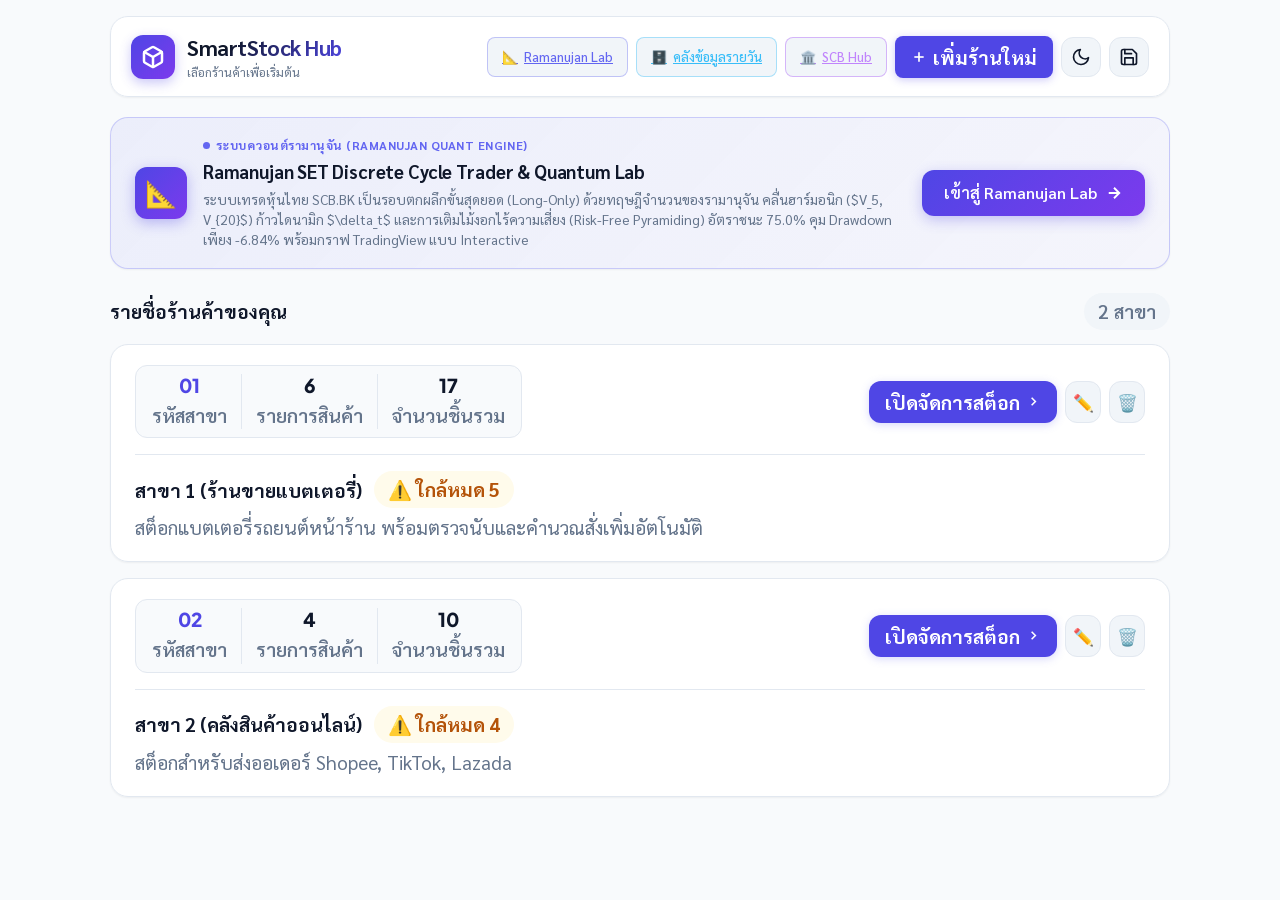
<file: index.html>
<!DOCTYPE html>
<html lang="th">
<head>
  <meta charset="UTF-8">
  <meta name="viewport" content="width=device-width, initial-scale=1.0, maximum-scale=1.0, user-scalable=no">
  <title>ระบบจัดการสต็อกหลายสาขา (Multi-Store SmartStock)</title>
  <meta name="description" content="ระบบจัดการสต็อกสินค้าออนไลน์ รองรับหลายร้านค้า/หลายสาขา บันทึกรับเข้า-ตัดออก แจ้งเตือนของหมด ใช้งานง่ายบนมือถือ">
  <link rel="preconnect" href="https://fonts.googleapis.com">
  <link rel="preconnect" href="https://fonts.gstatic.com" crossorigin>
  <link href="https://fonts.googleapis.com/css2?family=Sarabun:ital,wght@0,300;0,400;0,500;0,600;0,700;0,800;1,400&family=Noto+Sans+Thai:wght@400;600;700&family=Plus+Jakarta+Sans:wght@500;600;700;800&display=swap" rel="stylesheet">
  <link rel="stylesheet" href="style.css">
</head>
<body>
  <div class="app-container">
    
    <!-- Top Global Header (รวมสองแถวแรกเป็นแถวเดียว Compact & Clean) -->
    <header class="app-header">
      <div class="header-content">
        <!-- Hub Brand Info (แสดงเมื่ออยู่หน้ารวมร้านค้า) -->
        <div class="brand" id="brandHomeTrigger" style="cursor: pointer;" title="กลับหน้ารวมร้านค้า">
          <div class="brand-icon">
            <svg width="24" height="24" viewBox="0 0 24 24" fill="none" stroke="currentColor" stroke-width="2.5" stroke-linecap="round" stroke-linejoin="round">
              <path d="M21 16V8a2 2 0 0 0-1-1.73l-7-4a2 2 0 0 0-2 0l-7 4A2 2 0 0 0 3 8v8a2 2 0 0 0 1 1.73l7 4a2 2 0 0 0 2 0l7-4A2 2 0 0 0 21 16z"></path>
              <polyline points="3.27 6.96 12 12.01 20.73 6.96"></polyline>
              <line x1="12" y1="22.08" x2="12" y2="12"></line>
            </svg>
          </div>
          <div>
            <h1 class="brand-title">SmartStock Hub</h1>
            <p class="brand-subtitle" id="headerSubtitle">เลือกร้านค้าเพื่อเริ่มต้น</p>
          </div>
        </div>

        <!-- Store Active Info (แสดงชื่อร้านที่กำลังจัดการ) -->
        <div class="header-store-info" id="headerStoreInfo" style="display: none;">
          <div class="current-store-info">
            <span class="store-status-dot"></span>
            <div class="current-store-title" id="currentStoreName">ชื่อร้านค้า</div>
            <span class="store-code-pill" id="currentStoreCode" style="display: none;">01</span>
          </div>
        </div>

        <div class="header-actions">
          <!-- ลิงก์เชื่อมโยงไปยังรามานุจัน: Ramanujan SET Discrete Cycle Trader -->
          <a href="quant-ramanujan/index.html" class="btn btn-secondary btn-sm btn-quant-link" title="เปิดห้องทดลองควอนต์รามานุจัน (Ramanujan Discrete Cycle)">
            <span>📐</span>
            <span class="trader-link-text">Ramanujan Lab</span>
          </a>
          <a href="quant-ramanujan/database/" class="btn btn-secondary btn-sm" style="border-color: rgba(56, 189, 248, 0.4); color: #38bdf8;" title="เปิดคลังฐานข้อมูลและบันทึกรายวัน SCB">
            <span>🗄️</span>
            <span>คลังข้อมูลรายวัน</span>
          </a>
          <a href="SCB/" class="btn btn-secondary btn-sm" style="border-color: rgba(168, 85, 247, 0.4); color: #c084fc;" title="เปิดโฟลเดอร์เฉพาะ SCB Quantitative Suite">
            <span>🏛️</span>
            <span>SCB Hub</span>
          </a>
          <button id="editCurrentStoreBtn" class="btn btn-secondary btn-sm" title="แก้ไขข้อมูลร้านนี้" style="display: none;">
            <span>✏️</span>
            <span class="edit-btn-text">แก้ไขร้านนี้</span>
          </button>
          <button id="openAddStoreBtn" class="btn btn-primary btn-sm">
            <svg width="16" height="16" viewBox="0 0 24 24" fill="none" stroke="currentColor" stroke-width="2.5">
              <line x1="12" y1="5" x2="12" y2="19"></line>
              <line x1="5" y1="12" x2="19" y2="12"></line>
            </svg>
            <span class="add-store-text">เพิ่มร้านใหม่</span>
          </button>
          <!-- ปุ่มเลือกร้านอื่น (แสดงในแถบด้านบนเมื่อกำลังจัดการร้าน) -->
          <button id="backToHubBtn" class="btn btn-secondary btn-sm" title="กลับไปเลือกร้านอื่น" style="display: none;">
            <svg width="16" height="16" viewBox="0 0 24 24" fill="none" stroke="currentColor" stroke-width="2.5">
              <line x1="19" y1="12" x2="5" y2="12"></line>
              <polyline points="12 19 5 12 12 5"></polyline>
            </svg>
            <span class="back-btn-text">เลือกร้านอื่น</span>
          </button>
          <button id="themeToggleBtn" class="icon-btn" title="เปลี่ยนธีม สว่าง/มืด" aria-label="Toggle Theme">
            <svg id="themeIcon" width="20" height="20" viewBox="0 0 24 24" fill="none" stroke="currentColor" stroke-width="2" stroke-linecap="round" stroke-linejoin="round">
              <path d="M21 12.79A9 9 0 1 1 11.21 3 7 7 0 0 0 21 12.79z"></path>
            </svg>
          </button>
          <button id="backupBtn" class="icon-btn" title="สำรอง / กู้คืนข้อมูลทั้งหมด" aria-label="Backup and Restore">
            <svg width="20" height="20" viewBox="0 0 24 24" fill="none" stroke="currentColor" stroke-width="2" stroke-linecap="round" stroke-linejoin="round">
              <path d="M19 21H5a2 2 0 0 1-2-2V5a2 2 0 0 1 2-2h11l5 5v11a2 2 0 0 1-2 2z"></path>
              <polyline points="17 21 17 13 7 13 7 21"></polyline>
              <polyline points="7 3 7 8 15 8"></polyline>
            </svg>
          </button>
        </div>
      </div>
    </header>

    <!-- ================= VIEW 1: STORES DIRECTORY (หน้าแรก: รวมร้านค้า) ================= -->
    <section id="storesHubView" class="view-section active">
      <!-- Ramanujan Quant Lab Bridge Card: ระบบควอนต์รามานุจันตกผลึกขั้นสุดยอด -->
      <div class="project-bridge-card project-bridge-card-ramanujan">
        <div class="bridge-card-left">
          <div class="bridge-card-icon ramanujan-icon">📐</div>
          <div class="bridge-card-info">
            <div class="bridge-card-badge ramanujan-badge">
              <span class="bridge-dot ramanujan-dot"></span>
              <span>ระบบควอนต์รามานุจัน (Ramanujan Quant Engine)</span>
            </div>
            <h3 class="bridge-card-title">Ramanujan SET Discrete Cycle Trader & Quantum Lab</h3>
            <p class="bridge-card-desc">ระบบเทรดหุ้นไทย SCB.BK เป็นรอบตกผลึกขั้นสุดยอด (Long-Only) ด้วยทฤษฎีจำนวนของรามานุจัน คลื่นฮาร์มอนิก ($V_5, V_{20}$) ก้าวไดนามิก $\delta_t$ และการเติมไม้งอกไร้ความเสี่ยง (Risk-Free Pyramiding) อัตราชนะ 75.0% คุม Drawdown เพียง -6.84% พร้อมกราฟ TradingView แบบ Interactive</p>
          </div>
        </div>
        <a href="quant-ramanujan/index.html" class="bridge-card-btn ramanujan-btn" title="เปิดห้องทดลองควอนต์รามานุจัน">
          <span>เข้าสู่ Ramanujan Lab</span>
          <svg width="18" height="18" viewBox="0 0 24 24" fill="none" stroke="currentColor" stroke-width="2.5">
            <line x1="5" y1="12" x2="19" y2="12"></line>
            <polyline points="12 5 19 12 12 19"></polyline>
          </svg>
        </a>
      </div>

      <!-- Stores Cards Grid (แสดงรายการร้านค้าทันที พื้นที่กว้างขึ้นเต็มตา) -->
      <div class="stores-section">
        <div class="section-title-row">
          <h3 class="section-title">รายชื่อร้านค้าของคุณ</h3>
          <span class="item-count-badge" id="storesCountBadge">0 สาขา</span>
        </div>

        <div class="stores-grid" id="storesGrid">
          <!-- Dynamically generated via JS -->
        </div>

        <div id="emptyStoresState" class="empty-state" style="display: none;">
          <div class="empty-icon">🏪</div>
          <h3>ยังไม่มีร้านค้าในระบบ</h3>
          <p>กดปุ่ม "+ เพิ่มร้านใหม่" ด้านบนเพื่อเริ่มต้นสร้างร้านค้าแรกของคุณ</p>
        </div>
      </div>
    </section>

    <!-- ================= VIEW 2: STORE INVENTORY & OPERATIONS (หน้าจัดการสต็อกในร้าน) ================= -->
    <section id="storeDetailView" class="view-section" style="display: none;">

      <!-- INVENTORY SECTION (เปิดแสดงตารางสต็อกทันที เต็มพื้นที่ ไม่เกะกะ) -->
      <main class="tab-content active" id="inventoryTab">
        <section class="controls-card">
          <div class="search-box">
            <svg width="18" height="18" viewBox="0 0 24 24" fill="none" stroke="currentColor" stroke-width="2">
              <circle cx="11" cy="11" r="8"></circle>
              <line x1="21" y1="21" x2="16.65" y2="16.65"></line>
            </svg>
            <input type="text" id="searchInput" placeholder="🔍 ค้นหายี่ห้อ, รุ่น, ขั้ว L, ดีเซล, หรือรหัส เช่น GS, 46B24..." autocomplete="off">
            <button type="button" id="voiceSearchBtn" class="search-mic-btn" title="ค้นหาด้วยเสียง">🎙️</button>
            <button id="clearSearchBtn" class="clear-btn" hidden>&times;</button>
          </div>

          <div class="filter-actions">
            <!-- ปุ่มสั่งของเข้า LINE ย้ายมาอยู่ข้างปุ่มเพิ่มสินค้าในร้านนี้ -->
            <button id="copyOrderListBtn" class="btn btn-primary" title="ส่งรายการสั่งของเข้า LINE (ตั้งค่า LINE ID เพิ่มเติมได้ที่ปุ่ม 💾 จัดการข้อมูล)">
              <span>📋 สั่งของเข้า LINE</span>
            </button>
            <!-- ปุ่มสแกนบิล/นำเข้ารายการสินค้าจากรูปภาพ -->
            <button id="openScanBillModalBtn" class="btn btn-primary" title="ถ่ายรูปบิลหรือนำเข้ารูปภาพเพื่อดึงเฉพาะรายการสินค้า">
              <span>📷 สแกนบิลนำเข้ารายการ</span>
            </button>
            <button id="openAddModalBtn" class="btn btn-primary">
              <svg width="18" height="18" viewBox="0 0 24 24" fill="none" stroke="currentColor" stroke-width="2.5">
                <line x1="12" y1="5" x2="12" y2="19"></line>
                <line x1="5" y1="12" x2="19" y2="12"></line>
              </svg>
              <span>เพิ่มสินค้าในร้านนี้</span>
            </button>
          </div>
        </section>

        <!-- Product Inventory Section -->
        <section class="products-section">
          <!-- 1. COMPACT 4-COLUMN TABLE VIEW (แบบย่อ สะอาด สรุปชัดเจน) -->
          <div class="table-responsive-wrapper" id="inventoryTableView">
            <table class="compact-stock-table" id="stockTable">
              <thead>
                <tr>
                  <th class="col-name">รายการ/หน่วย</th>
                  <th class="col-cost text-center">ราคาทุน</th>
                  <th class="col-actual text-center">นับได้จริง</th>
                  <th class="col-target text-center">สต็อกเป้าหมาย</th>
                  <th class="col-price text-center">ราคาขาย</th>
                  <th class="col-order text-center">ต้องสั่งเพิ่ม</th>
                </tr>
              </thead>
              <tbody id="stockTableBody">
                <!-- Dynamically populated via JS -->
              </tbody>
            </table>
          </div>

          <!-- 2. PRODUCT CARDS GRID VIEW (ทางเลือกมุมมองการ์ด) -->
          <div class="product-cards-grid" id="productGrid" style="display: none;">
            <!-- Dynamically populated via JS -->
          </div>

          <div id="emptyInventoryState" class="empty-state" style="display: none;">
            <div class="empty-icon">🔋</div>
            <h3>ร้านนี้ยังไม่มีรายการสินค้า</h3>
            <p>กดปุ่ม "เพิ่มสินค้าในร้านนี้" ด้านบนเพื่อเริ่มบันทึกสต็อกแรก</p>
          </div>
        </section>
      </main>

      <!-- TAB 2: TRANSACTION HISTORY SECTION -->
      <section class="tab-content" id="historyTab">
        <div class="history-card">
          <div class="history-header">
            <div>
              <h3 class="section-title">ประวัติการเคลื่อนไหวในร้านนี้</h3>
              <p class="section-subtitle">บันทึกทุกรายการรับเข้าและตัดออกพร้อมเวลาแบบเรียลไทม์</p>
            </div>
            <div class="history-filters">
              <select id="historyFilterType" class="custom-select">
                <option value="ALL">ทุกการทำรายการ</option>
                <option value="IN">📥 รับเข้าอย่างเดียว</option>
                <option value="OUT">📤 ตัดออกอย่างเดียว</option>
              </select>
            </div>
          </div>

          <div class="history-list" id="historyList">
            <!-- Dynamically populated via JS -->
          </div>

          <div id="emptyHistoryState" class="empty-state" style="display: none;">
            <div class="empty-icon">🕒</div>
            <h3>ยังไม่มีประวัติในร้านนี้</h3>
            <p>เมื่อมีการเพิ่มสต็อกหรือตัดของออก ประวัติจะบันทึกที่นี่โดยอัตโนมัติ</p>
          </div>
        </div>
      </section>

      <!-- TAB 3: LOW STOCK ALERTS SECTION -->
      <section class="tab-content" id="alertsTab">
        <div class="alerts-card">
          <div class="alerts-header">
            <div class="warning-badge-pill">
              <svg width="20" height="20" viewBox="0 0 24 24" fill="none" stroke="currentColor" stroke-width="2">
                <path d="M10.29 3.86L1.82 18a2 2 0 0 0 1.71 3h16.94a2 2 0 0 0 1.71-3L13.71 3.86a2 2 0 0 0-3.42 0z"></path>
                <line x1="12" y1="9" x2="12" y2="13"></line>
                <line x1="12" y1="17" x2="12.01" y2="17"></line>
              </svg>
              <span>สินค้าที่ต้องเติมด่วนในร้านนี้</span>
            </div>
            <p class="section-subtitle">สินค้าที่ยอดคงเหลือต่ำกว่าหรือเท่ากับจุดเตือนสต็อก</p>
          </div>

          <div class="low-stock-grid" id="lowStockGrid">
            <!-- Dynamically populated via JS -->
          </div>

          <div id="allGoodState" class="empty-state safe-state" style="display: none;">
            <div class="empty-icon">🎉</div>
            <h3>สต็อกร้านนี้ปลอดภัยทุกรายการ!</h3>
            <p>ไม่มีสินค้าที่ต่ำกว่าจุดสั่งซื้อในขณะนี้</p>
          </div>
        </div>
      </section>

    </section>

  </div>

  <!-- ================= MODALS ================= -->

  <!-- MODAL: ADD / EDIT STORE -->
  <div class="modal-overlay" id="storeModal" role="dialog" aria-modal="true">
    <div class="modal-card">
      <div class="modal-header">
        <h3 id="storeModalTitle">เพิ่มร้านค้าใหม่</h3>
        <button class="close-btn" id="closeStoreModalBtn" aria-label="ปิด">&times;</button>
      </div>
      <form id="storeForm">
        <input type="hidden" id="editStoreId">

        <div class="form-group">
          <label for="storeNameInput">ชื่อร้านค้า / สาขา <span class="required">*</span></label>
          <input type="text" id="storeNameInput" required placeholder="เช่น ร้านสาขา 1 (หน้าร้านสยาม), สต็อกออนไลน์">
        </div>

        <div class="form-group">
          <label for="storeCodeInput">ลำดับร้านค้า / รหัสสาขา <span style="font-size: 0.8rem; color: var(--text-muted); font-weight: 400;">(ระบบจัดลำดับให้อัตโนมัติ)</span></label>
          <input type="text" id="storeCodeInput" readonly style="background: var(--bg-tertiary); font-weight: 700; font-family: var(--font-code); color: var(--primary); cursor: default;">
        </div>

        <div class="form-group">
          <label for="storeDescInput">รายละเอียด / ที่ตั้ง / เบอร์โทร</label>
          <input type="text" id="storeDescInput" placeholder="เช่น ชั้น 1 โซน B หรือ โกดังเก็บของบ้าน">
        </div>

        <div class="modal-footer">
          <button type="button" class="btn btn-secondary" id="cancelStoreBtn">ยกเลิก</button>
          <button type="submit" class="btn btn-primary" id="saveStoreBtn">บันทึกร้านค้า</button>
        </div>
      </form>
    </div>
  </div>

  <!-- MODAL: ADD / EDIT PRODUCT -->
  <!-- MODAL: ADD / EDIT PRODUCT (ออกแบบย้อนกลับจากตารางภาพที่ 1 ให้กรอกง่ายที่สุด) -->
  <div class="modal-overlay" id="productModal" role="dialog" aria-modal="true">
    <div class="modal-card">
      <div class="modal-header">
        <h3 id="modalTitle">เพิ่มรายการสินค้า</h3>
        <button class="close-btn" id="closeProductModalBtn" aria-label="ปิด">&times;</button>
      </div>
      <form id="productForm">
        <input type="hidden" id="editProductId">
        <input type="hidden" id="prodSku" value="">
        <input type="hidden" id="prodCategory" value="">
        <input type="hidden" id="prodUnit" value="ชิ้น">
        
        <!-- 1. รายการ -->
        <div class="form-group">
          <div class="form-label-row">
            <label for="prodName" id="prodNameLabel">รายการ <span class="required">*</span></label>
            <button type="button" class="field-mic-btn" id="voiceNameFieldBtn" title="แตะเพื่อพูดเฉพาะชื่อสินค้า">
              🎙️ พูดชื่อรุ่น
            </button>
          </div>
          <input type="text" id="prodName" required placeholder="ชื่อสินค้า เช่น หมวกแก๊ป, กระเป๋าผ้า, GS 46B24L..." autocomplete="off">
        </div>

        <!-- 2. ราคาทุน/หน่วย -->
        <div class="form-group">
          <label for="prodCostPrice">ราคาทุน/หน่วย (บาท)</label>
          <input type="number" id="prodCostPrice" min="0" step="any" value="180" placeholder="0">
        </div>

        <!-- 3. นับได้จริง -->
        <div class="form-group">
          <label for="prodQuantity">นับได้จริง</label>
          <input type="number" id="prodQuantity" required min="0" step="1" value="5" placeholder="5">
        </div>

        <!-- 4. สต็อกเป้าหมาย -->
        <div class="form-group">
          <label for="prodMinAlert">สต็อกเป้าหมาย</label>
          <input type="number" id="prodMinAlert" required min="0" step="1" value="5" placeholder="5">
        </div>

        <!-- 5. ราคาขาย/หน่วย -->
        <div class="form-group">
          <label for="prodPrice">ราคาขาย/หน่วย (บาท)</label>
          <input type="number" id="prodPrice" min="0" step="any" value="250" placeholder="0">
        </div>

        <!-- Smart Voice Bar: พูดเพื่อกรอกข้อมูลอัตโนมัติ (จัดวางไว้ส่วนล่างฟอร์ม) -->
        <div class="voice-banner-wrapper" style="margin-top: 14px; margin-bottom: 6px;">
          <button type="button" class="voice-smart-btn" id="voiceSmartBtn" title="แตะแล้วพูดเพื่อกรอกทั้งหมดอัตโนมัติ">
            <div class="voice-smart-icon-box">
              <svg class="mic-svg" width="22" height="22" viewBox="0 0 24 24" fill="none" stroke="currentColor" stroke-width="2.3" stroke-linecap="round" stroke-linejoin="round">
                <path d="M12 2a3 3 0 0 0-3 3v7a3 3 0 0 0 6 0V5a3 3 0 0 0-3-3z"></path>
                <path d="M19 10v2a7 7 0 0 1-14 0v-2"></path>
                <line x1="12" y1="19" x2="12" y2="22"></line>
                <line x1="8" y1="22" x2="16" y2="22"></line>
              </svg>
            </div>
            <div class="voice-smart-info">
              <div class="voice-smart-title" id="voiceSmartTitle">🎙️ แตะแล้วพูดเพื่อกรอกอัตโนมัติ</div>
              <div class="voice-smart-hint" id="voiceSmartHint">เช่น "GS 46B24L ทุน 1400 ขาย 1850 เป้า 5 นับได้ 2"</div>
            </div>
            <div class="voice-status-wrap">
              <div class="analog-vu-meter" id="analogVuMeter">
                <span class="vu-bar"></span>
                <span class="vu-bar"></span>
                <span class="vu-bar"></span>
                <span class="vu-bar"></span>
              </div>
              <span class="voice-status-indicator status-idle" id="voiceStatusIndicator" title="สถานะไมค์: สแตนด์บาย"></span>
            </div>
          </button>
          <div class="voice-live-transcript" id="voiceLiveTranscript" style="display: none;">
            <span class="transcript-tag">กำลังฟัง:</span>
            <span class="transcript-text" id="voiceTranscriptText">...</span>
          </div>
        </div>

        <div class="modal-footer modal-footer-space-between">
          <button type="button" class="btn btn-danger-outline" id="deleteProductModalBtn" style="display: none;">
            🗑️ ลบรายการนี้
          </button>
          <div class="modal-footer-actions">
            <button type="button" class="btn btn-secondary" id="cancelProductBtn">ยกเลิก</button>
            <button type="submit" class="btn btn-primary" id="saveProductBtn">บันทึกรายการ</button>
          </div>
        </div>
      </form>
    </div>
  </div>

  <!-- MODAL: QUICK STOCK ADJUST (IN/OUT) -->
  <div class="modal-overlay" id="stockActionModal" role="dialog" aria-modal="true">
    <div class="modal-card action-modal-card">
      <div class="modal-header">
        <h3 id="actionModalTitle">ปรับสต็อกสินค้า</h3>
        <button class="close-btn" id="closeActionModalBtn" aria-label="ปิด">&times;</button>
      </div>
      <form id="stockActionForm">
        <input type="hidden" id="actionProductId">
        <input type="hidden" id="actionType" value="IN">

        <div class="action-product-summary">
          <div class="action-prod-name" id="actionProdName">ชื่อสินค้า</div>
          <div class="action-prod-stock">
            คงเหลือปัจจุบัน: <strong id="actionCurrentStock">0</strong> <span id="actionProdUnit">ชิ้น</span>
          </div>
        </div>

        <!-- Mode Toggle Tabs -->
        <div class="action-type-tabs">
          <button type="button" class="type-tab-btn active" id="btnTypeIn">
            📥 รับของเข้า (+เพิ่ม)
          </button>
          <button type="button" class="type-tab-btn" id="btnTypeOut">
            📤 ตัดของออก (-ลด)
          </button>
        </div>

        <div class="form-group">
          <label for="actionAmount">จำนวน <span class="required">*</span></label>
          <input type="number" id="actionAmount" required min="1" step="1" placeholder="ระบุจำนวนที่ต้องการปรับ" autofocus>
        </div>

        <div class="form-group">
          <label for="actionReason">หมายเหตุ / เหตุผล</label>
          <input type="text" id="actionReason" placeholder="เช่น สั่งของเข้าเพิ่ม, ขายหน้าร้าน, สินค้าชำรุด">
        </div>

        <div class="modal-footer">
          <button type="button" class="btn btn-secondary" id="cancelActionBtn">ยกเลิก</button>
          <button type="submit" class="btn btn-primary" id="confirmActionBtn">ยืนยันบันทึก</button>
        </div>
      </form>
    </div>
  </div>

  <!-- MODAL: BACKUP & DATA MANAGEMENT -->
  <div class="modal-overlay" id="backupModal" role="dialog" aria-modal="true">
    <div class="modal-card backup-modal-card">
      <div class="modal-header">
        <h3>จัดการข้อมูลและสำรองไฟล์</h3>
        <button class="close-btn" id="closeBackupModalBtn" aria-label="ปิด">&times;</button>
      </div>
      <div class="modal-body-content">
        <p class="backup-desc">ข้อมูลร้านค้า สต็อกสินค้า และประวัติทั้งหมด สามารถดาวน์โหลดเก็บไว้และนำไปเปิดบนเครื่องอื่นได้ทันที</p>
        
        <div class="backup-actions-grid">
          <div class="backup-action-box">
            <div class="action-box-info">
              <h4>💬 ตั้งค่า LINE ID สำหรับสั่งของ</h4>
              <p>กำหนด LINE ID ซัพพลายเออร์สำหรับส่งใบสั่งของ</p>
            </div>
            <button id="openLineFromBackupBtn" class="btn btn-primary btn-sm full-width" type="button">⚙️ ตั้งค่า LINE ID</button>
          </div>

          <div class="backup-action-box">
            <div class="action-box-info">
              <h4>💾 ดาวน์โหลดข้อมูลสำรอง (Export)</h4>
              <p>บันทึกข้อมูลทุกสาขา สต็อก และประวัติเป็น JSON</p>
            </div>
            <button id="exportJsonBtn" class="btn btn-secondary btn-sm full-width">ดาวน์โหลด Backup (.json)</button>
          </div>

          <div class="backup-action-box">
            <div class="action-box-info">
              <h4>📥 นำเข้าข้อมูล (Import)</h4>
              <p>กู้คืนข้อมูลจากไฟล์สำรองที่เคยดาวน์โหลดไว้</p>
            </div>
            <input type="file" id="importFileInput" accept=".json" style="display:none">
            <button id="importJsonBtn" class="btn btn-secondary btn-sm full-width">เลือกไฟล์เพื่อนำเข้า</button>
          </div>

          <div class="backup-action-box">
            <div class="action-box-info">
              <h4>✨ โหลดข้อมูลตัวอย่าง</h4>
              <p>โหลดชุดตัวอย่าง 2 สาขา สำหรับทดลองระบบ</p>
            </div>
            <button id="loadSampleDataBtn" class="btn btn-secondary btn-sm full-width">โหลดข้อมูลตัวอย่าง</button>
          </div>

          <div class="backup-action-box danger-box">
            <div class="danger-box-info">
              <h4>⚠️ ล้างข้อมูลทั้งหมด</h4>
              <p>รีเซ็ตร้านค้า สต็อก และประวัติทั้งหมดกลับเป็นศูนย์</p>
            </div>
            <button id="resetAllDataBtn" class="btn btn-danger btn-sm">ล้างข้อมูลทั้งหมด</button>
          </div>
        </div>
      </div>
      <div class="modal-footer" style="padding-top: 14px; margin-top: 14px;">
        <button type="button" class="btn btn-secondary btn-sm" id="closeBackupFooterBtn">ปิดหน้าต่าง</button>
      </div>
    </div>
  </div>

  <!-- MODAL: LINE SETTINGS (ตั้งค่า LINE สำหรับสั่งของ) -->
  <div class="modal-overlay" id="lineSettingsModal" role="dialog" aria-modal="true">
    <div class="modal-card">
      <div class="modal-header">
        <h3>⚙️ ตั้งค่า LINE สำหรับสั่งของ</h3>
        <button class="close-btn" id="closeLineSettingsModalBtn" aria-label="ปิด">&times;</button>
      </div>
      <form id="lineSettingsForm">
        <div class="modal-body-content">
          <p class="backup-desc">กำหนด LINE ID ของซัพพลายเออร์หรือผู้รับรายการสั่งของ เมื่อกดปุ่มสั่งของ ระบบจะเปิดห้องแชทของ LINE นี้โดยตรงทันที</p>
          
          <div class="form-group">
            <label for="lineTargetInput">LINE ID หรือ ลิงก์ LINE ของผู้รับ (เว้นว่างไว้ = โหมดแชร์เลือกส่งเข้ากลุ่ม/ตัวเองได้ทันที)</label>
            <input type="text" id="lineTargetInput" placeholder="เว้นว่างไว้เพื่อเปิดเลือกกลุ่ม/Keep Memo เอง หรือใส่ @supplier" autocomplete="off">
            <div style="background: var(--bg-tertiary); border-radius: var(--radius-sm); padding: 10px 12px; margin-top: 8px; font-size: 0.82rem; line-height: 1.5; color: var(--text-muted);">
              <span style="font-weight: 700; color: var(--text-main);">💡 รูปแบบที่รองรับ:</span><br>
              • <strong>เว้นว่างไว้ (แนะนำ ⭐):</strong> ระบบจะเปิดหน้าต่างแชร์ของ LINE ให้คุณเลือกส่งเข้ากลุ่ม หรือ <strong>Keep Memo (แชทตัวเอง)</strong> ได้ทันทีทั้งบนคอมและมือถือ (ไม่ติด QR Code)<br>
              • <strong>LINE Official Account (LINE OA):</strong> ใส่ <code>@ชื่อไอดี</code> (เช่น <code>@battery_shop</code>) ระบบจะเปิดเข้าแชทพร้อมวางข้อความสั่งของให้ทันที<br>
              • <strong>LINE ส่วนตัว:</strong> ใส่ไอดี เช่น <code>somchai88</code> หรือลิงก์แอดไลน์ เช่น <code>https://line.me/ti/p/~somchai</code>
            </div>
          </div>

          <div class="form-group" style="margin-top: 14px;">
            <label for="lineCustomHeaderInput">หัวข้อรายการสั่งของ (แสดงบรรทัดแรก)</label>
            <input type="text" id="lineCustomHeaderInput" placeholder="เช่น รายการสั่งแบตเตอรี่ด่วน" autocomplete="off">
          </div>
        </div>
        <div class="modal-footer" style="display: flex; justify-content: space-between; align-items: center;">
          <button type="button" class="btn btn-secondary" id="clearLineSettingsBtn" style="color: var(--danger);" title="ล้างค่าการตั้งค่า LINE">ล้างค่า</button>
          <div style="display: flex; gap: 8px;">
            <button type="button" class="btn btn-secondary" id="cancelLineSettingsBtn">ยกเลิก</button>
            <button type="submit" class="btn btn-primary" id="saveLineSettingsBtn">บันทึก</button>
          </div>
        </div>
      </form>
    </div>
  </div>

  <!-- MODAL: SCAN BILL / IMPORT PRODUCTS FROM IMAGE (สแกนบิลนำเข้ารายการสินค้า) -->
  <div class="modal-overlay" id="scanBillModal" role="dialog" aria-modal="true">
    <div class="modal-card scan-bill-modal-card">
      <div class="modal-header">
        <div style="display: flex; align-items: center; gap: 14px;">
          <span class="scan-header-icon">📷</span>
          <div>
            <h3 class="scan-modal-title">สแกนบิลนำเข้ารายการสินค้า</h3>
            <p class="scan-modal-subtitle">ดึงชื่อรายการและคำนวณราคาขายต่อชิ้น (ยกลัง/แพ็ค) จากรูปภาพเข้าสู่ร้านนี้</p>
          </div>
        </div>
        <button class="close-btn" id="closeScanBillModalBtn" aria-label="ปิด">&times;</button>
      </div>
      
      <div class="modal-body-content">
        <!-- CAMERA / FILE UPLOAD CONTROLS -->
        <div class="scan-upload-zone" id="scanUploadZone">
          <input type="file" id="billCameraInput" accept="image/*" capture="environment" style="display: none;">
          <input type="file" id="billGalleryInput" accept="image/*" style="display: none;">
          
          <div class="scan-action-buttons" id="scanActionButtons">
            <button type="button" id="triggerCameraBtn" class="btn btn-primary scan-btn-lg">
              <span class="scan-btn-icon">📸</span>
              <span class="scan-btn-title">ถ่ายรูปสดด้วยกล้อง</span>
              <span class="scan-btn-sub">เปิดกล้องแท็บเล็ตถ่ายบิลทันที</span>
            </button>
            <button type="button" id="triggerGalleryBtn" class="btn btn-secondary scan-btn-lg">
              <span class="scan-btn-icon">🖼️</span>
              <span class="scan-btn-title">เลือกรูปจากคลังภาพ</span>
              <span class="scan-btn-sub">เลือกภาพจากอัลบั้มหรือไฟล์</span>
            </button>
          </div>

          <!-- IMAGE PREVIEW CONTAINER -->
          <div id="scanImagePreviewWrap" class="scan-image-preview-wrap" style="display: none;">
            <div class="preview-img-box">
              <img id="scanImagePreview" alt="ตัวอย่างรูปภาพบิล">
            </div>
            <div class="preview-actions-bar">
              <button type="button" id="reselectImageBtn" class="btn btn-secondary btn-scan-action">🔄 ถ่ายใหม่ / เปลี่ยนรูป</button>
              <button type="button" id="processAiBtn" class="btn btn-primary btn-scan-action">✨ เริ่มวิเคราะห์ดึงรายการและราคา</button>
            </div>
          </div>
        </div>

        <!-- LOADING SPINNER -->
        <div id="scanLoadingWrap" class="scan-loading-wrap" style="display: none;">
          <div class="loading-spinner" style="width: 50px; height: 50px; border-width: 4px;"></div>
          <h4 class="scan-loading-title">AI กำลังอ่านและคำนวณราคาต่อ 1 ชิ้น...</h4>
          <p class="scan-loading-subtitle">แยกชื่อสินค้า คำนวณราคายกลังเป็นราคาต่อชิ้นให้อัตโนมัติ (1-3 วินาที)</p>
        </div>

        <!-- SCAN RESULTS SECTION -->
        <div id="scanResultSection" class="scan-result-section" style="display: none;">
          <div class="result-header-row">
            <div>
              <span class="scan-count-title" id="scannedCountText">พบ 0 รายการ</span>
              <p class="scan-result-subtitle">ตรวจเช็คความถูกต้อง สามารถแก้ไขชื่อและราคาต่อชิ้น (เว้นว่างได้ถ้าไม่มี) ก่อนกดยืนยันนำเข้า</p>
            </div>
            <button type="button" id="addNewExtractedRowBtn" class="btn btn-secondary btn-scan-action">+ เพิ่มรายการ</button>
          </div>

          <div class="extracted-items-list" id="extractedItemsList">
            <!-- Dynamically populated rows -->
          </div>
        </div>
      </div>

      <div class="modal-footer" style="display: flex; justify-content: space-between; align-items: center; padding: 18px 24px;">
        <button type="button" class="btn btn-secondary btn-scan-footer" id="cancelScanBillBtn">ปิดหน้าต่าง</button>
        <button type="button" class="btn btn-primary btn-scan-footer" id="confirmImportScannedBtn" style="display: none;">
          📥 นำเข้ารายการสินค้าลงสต็อก
        </button>
      </div>
    </div>
  </div>

  <!-- TOAST NOTIFICATION CONTAINER -->
  <div id="toastContainer" class="toast-container" aria-live="polite"></div>

  <script src="app.js"></script>
</body>
</html>
</file>
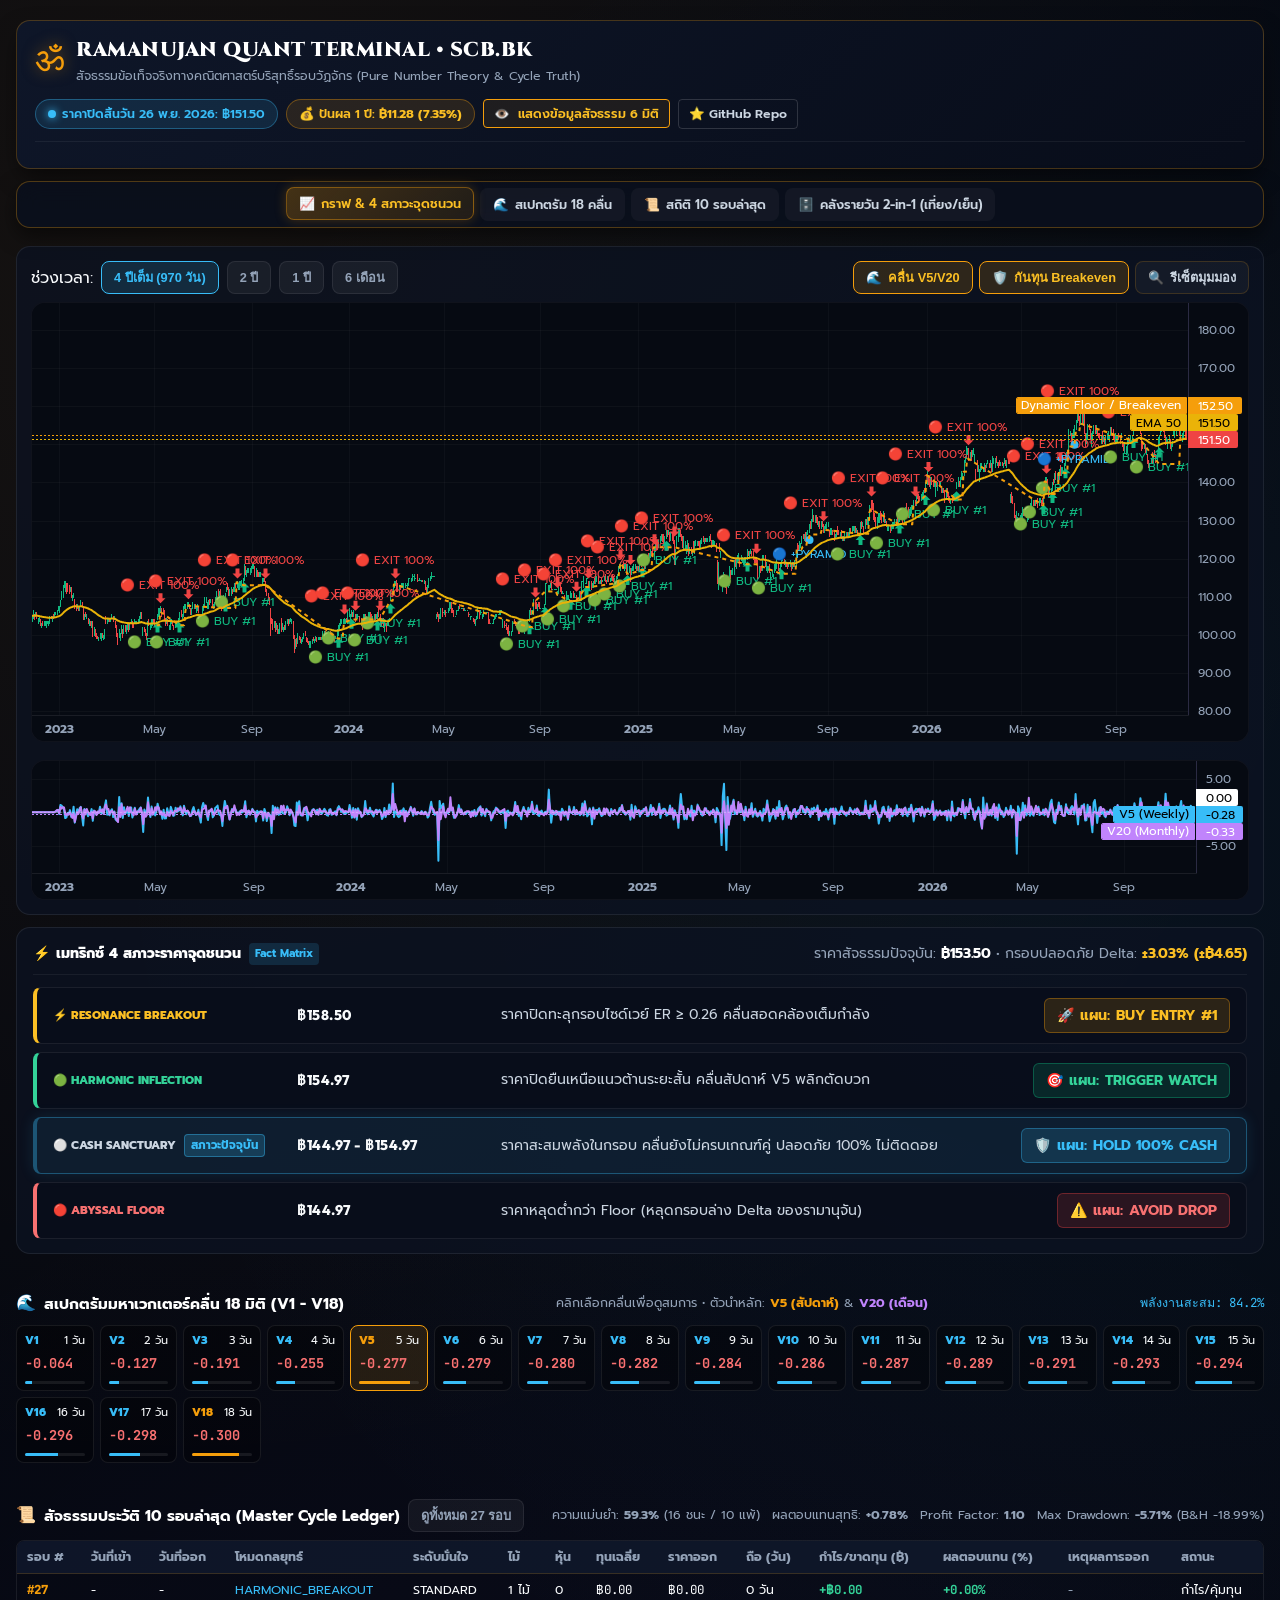
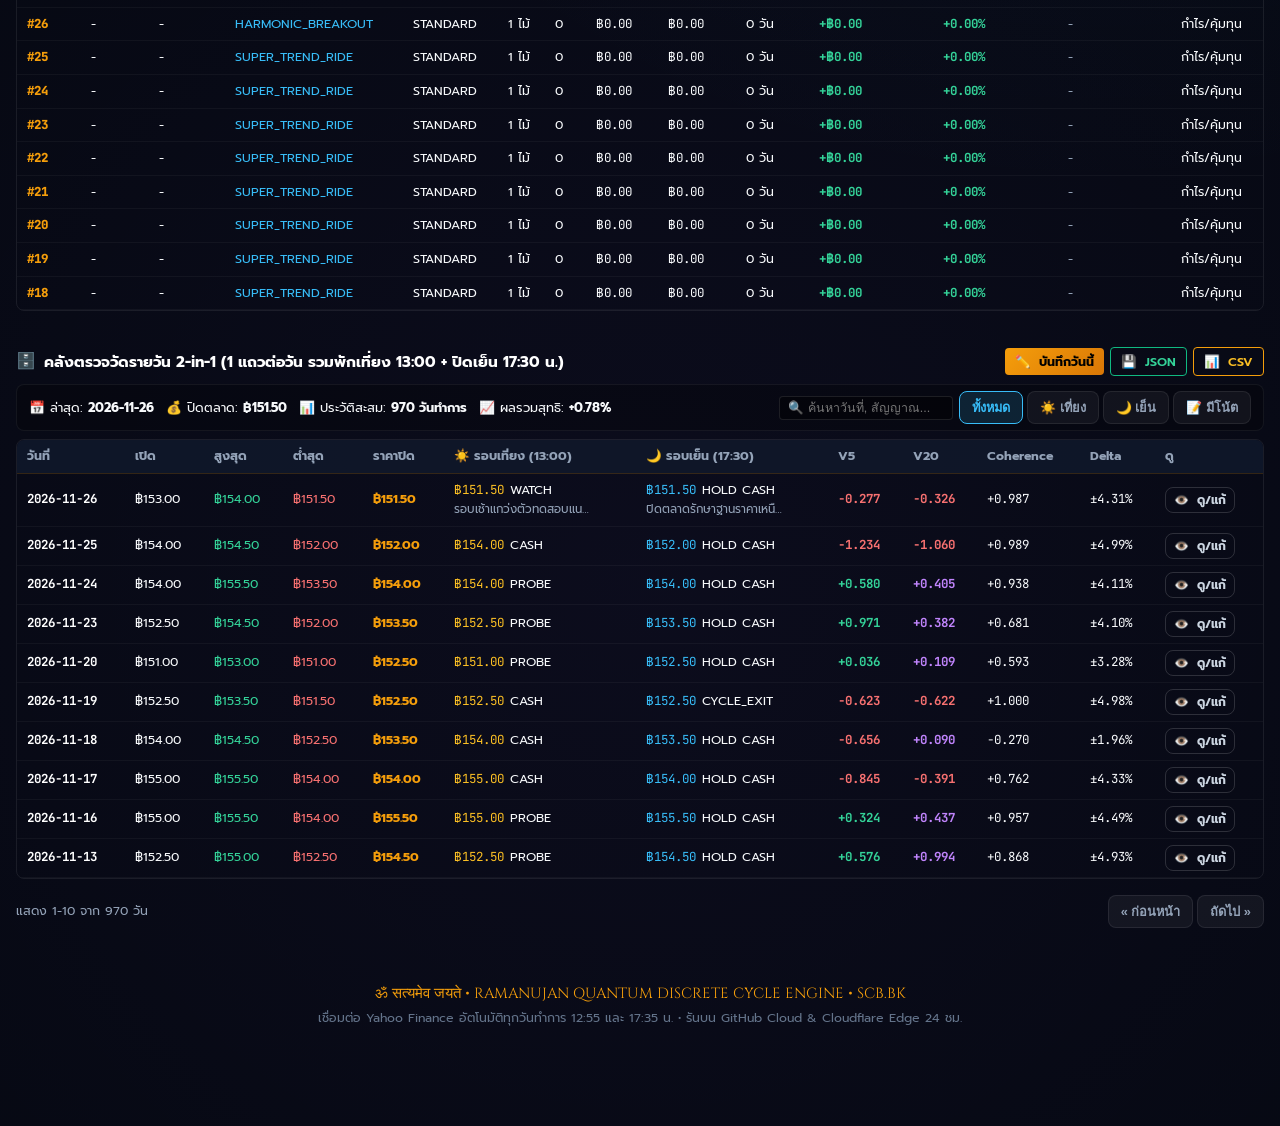
<file: quant-ramanujan/index.html>
<!DOCTYPE html>
<html lang="th" data-theme="dark">
<head>
  <meta charset="UTF-8">
  <meta name="viewport" content="width=device-width, initial-scale=1.0">
  <title>Ramanujan Quant Terminal • สัจธรรมข้อเท็จจริง SCB.BK</title>
  <meta name="description" content="เทอร์มินัลวิเคราะห์เชิงปริมาณหุ้น SCB.BK ตกผลึกข้อเท็จจริงล้วนๆ ภายในหน้าเดียว ด้วยสมการรามานุจัน (RPT + Rogers-Ramanujan + Risk-Free Pyramiding)">
  
  <!-- Fonts -->
  <link rel="preconnect" href="https://fonts.googleapis.com">
  <link rel="preconnect" href="https://fonts.gstatic.com" crossorigin>
  <link href="https://fonts.googleapis.com/css2?family=Cinzel:wght@700;900&family=Prompt:wght@400;500;600;700&family=JetBrains+Mono:wght@500;700;800&family=Outfit:wght@500;700;800&display=swap" rel="stylesheet">
  
  <!-- TradingView Lightweight Charts Local Library -->
  <!-- TradingView Lightweight Charts Local Library -->
  <script src="lightweight-charts.js"></script>
  <link rel="stylesheet" href="style.css?v=20261027_4">

  <style>
    /* CRITICAL INLINE STYLES: 100% immune to browser/CDN stylesheet caching */
    .compact-header-hud {
      background: linear-gradient(135deg, rgba(15, 23, 42, 0.96) 0%, rgba(8, 13, 26, 0.98) 100%);
      border: 1px solid rgba(245, 158, 11, 0.25);
      border-radius: 14px;
      padding: 12px 18px;
      margin-bottom: 12px;
      box-shadow: 0 10px 25px -5px rgba(0, 0, 0, 0.6);
    }
    .hud-brand-row {
      display: flex;
      justify-content: space-between;
      align-items: center;
      flex-wrap: wrap;
      gap: 12px;
    }
    .brand-title-wrap {
      display: flex;
      align-items: center;
      gap: 12px;
    }
    .vedic-glyph {
      font-size: 2.2rem;
      color: #f59e0b;
      line-height: 1;
      text-shadow: 0 0 15px rgba(245, 158, 11, 0.5);
    }
    .brand-title {
      font-family: 'Cinzel', serif;
      font-size: 1.25rem;
      font-weight: 900;
      color: #fff;
      letter-spacing: 0.5px;
    }
    .brand-sub {
      font-size: 0.78rem;
      color: #94a3b8;
    }
    .hud-status-strip {
      display: flex;
      align-items: center;
      gap: 8px;
      flex-wrap: wrap;
    }
    .status-pill {
      display: inline-flex;
      align-items: center;
      gap: 6px;
      padding: 4px 12px;
      border-radius: 999px;
      font-size: 0.78rem;
      font-weight: 600;
      background: rgba(255, 255, 255, 0.04);
      border: 1px solid rgba(255, 255, 255, 0.1);
    }
    .status-live {
      background: rgba(56, 189, 248, 0.12);
      border-color: rgba(56, 189, 248, 0.35);
      color: #38bdf8;
    }
    .status-div {
      background: rgba(245, 158, 11, 0.12);
      border-color: rgba(245, 158, 11, 0.35);
      color: #fbbf24;
    }
    .pulse-dot {
      width: 8px;
      height: 8px;
      border-radius: 50%;
      background: #38bdf8;
      box-shadow: 0 0 8px #38bdf8;
      display: inline-block;
    }
    .fact-telemetry-grid {
      display: grid;
      grid-template-columns: repeat(auto-fit, minmax(180px, 1fr));
      gap: 10px;
      margin-top: 14px;
      padding-top: 12px;
      border-top: 1px solid rgba(255, 255, 255, 0.08);
      transition: all 0.3s ease;
    }
    .telemetry-card {
      background: rgba(8, 13, 26, 0.85);
      border: 1px solid rgba(255, 255, 255, 0.08);
      border-radius: 8px;
      padding: 10px 14px;
    }
    .card-cyan { border-left: 3px solid #38bdf8; }
    .card-gold { border-left: 3px solid #f59e0b; }
    .card-green { border-left: 3px solid #10b981; }
    .card-purple { border-left: 3px solid #c084fc; }
    .card-neutral { border-left: 3px solid #94a3b8; }
    .tel-label {
      font-size: 0.72rem;
      color: #94a3b8;
      text-transform: uppercase;
      margin-bottom: 2px;
    }
    .tel-val {
      font-family: 'Outfit', sans-serif;
      font-size: 1.35rem;
      font-weight: 800;
      line-height: 1.2;
      color: #fff;
    }
    .tel-meta {
      font-size: 0.72rem;
      color: #64748b;
      margin-top: 2px;
    }
    /* Widescreen Full-Width Chart + Vertical Decision Ladder (Under Chart) */
    .chart-decision-split {
      display: flex;
      flex-direction: column;
      gap: 12px;
    }
    .chart-panel-wrap {
      width: 100%;
      background: var(--bg-card);
      border: 1px solid rgba(255, 255, 255, 0.08);
      border-radius: var(--radius-md);
      padding: 14px;
      display: flex;
      flex-direction: column;
      gap: 8px;
    }
    .decision-matrix-wrap {
      width: 100%;
      background: var(--bg-card);
      border: 1px solid rgba(255, 255, 255, 0.08);
      border-radius: var(--radius-md);
      padding: 14px 16px;
      display: flex;
      flex-direction: column;
      gap: 10px;
      --matrix-font-size: clamp(0.88rem, 1.05vw, 0.98rem);
    }
    .matrix-head {
      display: flex;
      justify-content: space-between;
      align-items: center;
      border-bottom: 1px solid rgba(255, 255, 255, 0.06);
      padding-bottom: 8px;
      margin-bottom: 2px;
      font-size: var(--matrix-font-size);
    }
    .matrix-title {
      font-size: var(--matrix-font-size);
      font-weight: 800;
      color: #fff;
    }
    .matrix-meta {
      font-size: var(--matrix-font-size);
      color: var(--text-muted);
    }
    /* Vertical Decision Ladder (4 สภาวะราคาแนวตั้ง - ขนาดตัวอักษรเท่ากันทั้งส่วน) */
    .decision-ladder-list {
      display: flex;
      flex-direction: column;
      gap: 8px;
      width: 100%;
    }
    .scenario-ladder-item {
      background: rgba(8, 13, 26, 0.75);
      border: 1px solid rgba(255, 255, 255, 0.08);
      border-radius: 8px;
      padding: 10px 16px;
      display: grid;
      grid-template-columns: minmax(210px, 230px) minmax(170px, 190px) 1fr auto;
      align-items: center;
      gap: 14px;
      font-size: var(--matrix-font-size);
      transition: all 0.2s ease;
    }
    .scenario-ladder-item:hover {
      background: rgba(19, 29, 54, 0.85);
      border-color: rgba(255, 255, 255, 0.18);
    }
    .sc-breakout { border-left: 4px solid #fbbf24; }
    .sc-inflection { border-left: 4px solid #34d399; }
    .sc-neutral { border-left: 4px solid #38bdf8; }
    .sc-danger { border-left: 4px solid #f87171; }
    .active-state-ring {
      background: rgba(56, 189, 248, 0.08);
      border-color: rgba(56, 189, 248, 0.35);
      box-shadow: 0 0 15px rgba(56, 189, 248, 0.12);
    }
    .ladder-col-status {
      display: flex;
      align-items: center;
      gap: 8px;
      white-space: nowrap;
      font-size: var(--matrix-font-size);
      font-weight: 700;
    }
    .ladder-col-price {
      white-space: nowrap;
      font-size: var(--matrix-font-size);
      font-family: var(--font-num);
      font-weight: 800;
      letter-spacing: 0.5px;
    }
    .ladder-col-desc {
      font-size: var(--matrix-font-size);
      color: #cbd5e1;
      line-height: 1.4;
      white-space: nowrap;
      overflow: hidden;
      text-overflow: ellipsis;
    }
    .ladder-col-action {
      white-space: nowrap;
      display: flex;
      justify-content: flex-end;
    }
    .action-pill {
      display: inline-flex;
      align-items: center;
      gap: 6px;
      padding: 5px 12px;
      border-radius: 6px;
      font-size: var(--matrix-font-size);
      font-weight: 700;
      white-space: nowrap;
    }
    .pill-gold {
      background: rgba(245, 158, 11, 0.15);
      color: #fbbf24;
      border: 1px solid rgba(245, 158, 11, 0.35);
    }
    .pill-green {
      background: rgba(16, 185, 129, 0.15);
      color: #34d399;
      border: 1px solid rgba(16, 185, 129, 0.35);
    }
    .pill-cyan {
      background: rgba(56, 189, 248, 0.15);
      color: #38bdf8;
      border: 1px solid rgba(56, 189, 248, 0.35);
    }
    .pill-red {
      background: rgba(239, 68, 68, 0.15);
      color: #f87171;
      border: 1px solid rgba(239, 68, 68, 0.35);
    }
    .current-state-badge {
      font-size: 0.72rem;
      font-weight: 700;
      padding: 1px 6px;
      border-radius: 4px;
      background: rgba(56, 189, 248, 0.2);
      color: #38bdf8;
      border: 1px solid rgba(56, 189, 248, 0.4);
      white-space: nowrap;
    }
    /* Mobile & Portrait Screens (การแสดงผลแนวตั้ง) */
    @media (max-width: 960px) {
      .scenario-ladder-item {
        grid-template-columns: 1fr auto;
        gap: 8px 12px;
        padding: 12px 14px;
      }
      .ladder-col-status {
        grid-column: 1 / 2;
      }
      .ladder-col-price {
        grid-column: 2 / 3;
        text-align: right;
      }
      .ladder-col-desc {
        grid-column: 1 / 3;
        white-space: normal;
      }
      .ladder-col-action {
        grid-column: 1 / 3;
      }
      .action-pill {
        width: 100%;
        justify-content: center;
      }
    }
  </style>
</head>
<body>
  <div class="quant-container">
    
    <!-- ================= 1. COMPACT VEDIC FACT BAR (HEADER HUD) ================= -->
    <header class="compact-header-hud">
      <div class="hud-brand-row">
        <div class="brand-title-wrap">
          <span class="vedic-glyph">ॐ</span>
          <div>
            <h1 class="brand-title">RAMANUJAN QUANT TERMINAL • SCB.BK</h1>
            <div class="brand-sub">สัจธรรมข้อเท็จจริงทางคณิตศาสตร์บริสุทธิ์รอบวัฏจักร (Pure Number Theory & Cycle Truth)</div>
          </div>
        </div>
        
        <div class="hud-status-strip">
          <div class="status-pill status-live">
            <span class="pulse-dot"></span>
            <span id="liveStatusText">ตลาดปิดเย็น 29 ต.ค. 2026: ฿153.50</span>
          </div>
          <div class="status-pill status-div">
            <span>💰 ปันผล 1 ปี: <strong>฿11.28 (7.35%)</strong></span>
          </div>
          <button type="button" id="btnToggleTopBar" class="btn btn-outline-sm" title="คลิกเพื่อเปิด/ปิดแผงสัจธรรม 6 มิติ" style="border-color: var(--gold); color: var(--gold-glow); background: rgba(245, 158, 11, 0.08);">
            <span id="toggleTopBarIcon">👁️</span> <span id="toggleTopBarText">แสดงข้อมูลสัจธรรม 6 มิติ</span>
          </button>
          <a href="https://github.com/smiledee9-svg/stock" target="_blank" rel="noopener noreferrer" class="btn btn-outline-sm">⭐ GitHub Repo</a>
        </div>
      </div>

      <!-- Live 6-Fact Telemetry Strip (Collapsed by default to maximize chart view space) -->
      <div class="fact-telemetry-grid" id="factTelemetryGrid" style="display: none;">
        <div class="telemetry-card card-cyan">
          <div class="tel-label">ราคาปิดตลาดล่าสุด</div>
          <div class="tel-val" id="kpiPrice">฿153.50</div>
          <div class="tel-meta" id="kpiDate">SET 29 ต.ค. 2026</div>
        </div>

        <div class="telemetry-card card-gold">
          <div class="tel-label">ก้าวไดนามิกรามานุจัน (±δt)</div>
          <div class="tel-val text-gold" id="kpiDelta">±6.16%</div>
          <div class="tel-meta">ช่วงปลอดภัย ±฿9.45 / รอบ</div>
        </div>

        <div class="telemetry-card card-green">
          <div class="tel-label">ฐานรองรับสัจธรรม (Floor)</div>
          <div class="tel-val text-green" id="kpiFloor">฿144.05</div>
          <div class="tel-meta">แนวรับโมเดล ห้ามหลุด</div>
        </div>

        <div class="telemetry-card card-purple">
          <div class="tel-label">เพดานคลื่นสูงสุด (Ceiling)</div>
          <div class="tel-val text-purple" id="kpiCeiling">฿162.95</div>
          <div class="tel-meta">เป้าหมายคลื่น V20 เต็มกำลัง</div>
        </div>

        <div class="telemetry-card">
          <div class="tel-label">สภาวะคลื่นความเร็ว</div>
          <div class="tel-val" style="font-size: 1.15rem; color: #38bdf8;">V5: +0.60 | V20: +1.43</div>
          <div class="tel-meta" id="rhoBadge">Phase Coherence: +0.651 (Resonant)</div>
        </div>

        <div class="telemetry-card card-neutral">
          <div class="tel-label">สัจธรรมสถานะปัจจุบัน</div>
          <div class="tel-val text-green" style="font-size: 1.15rem;">CASH SANCTUARY</div>
          <div class="tel-meta">ถือเงินสด 100% รอจุดชนวน ฿154.93</div>
        </div>
      </div>
    </header>

    <!-- Hidden placeholders to maintain 100% JS API compatibility -->
    <div style="display: none;" id="oracleTitle"></div>
    <div style="display: none;" id="oracleText"></div>

    <!-- ================= 2. STICKY COMPACT NAV HUD ================= -->
    <nav class="compact-nav-hud" id="sacredNavHud">
      <a href="#chartDecisionSection" class="nav-hud-btn active"><span>📈</span> <span>กราฟ & 4 สภาวะจุดชนวน</span></a>
      <a href="#waveSpectrumSection" class="nav-hud-btn"><span>🌊</span> <span>สเปกตรัม 18 คลื่น</span></a>
      <a href="#ledgerSection" class="nav-hud-btn"><span>📜</span> <span>สถิติ 10 รอบล่าสุด</span></a>
      <a href="#archiveSection" class="nav-hud-btn"><span>🗄️</span> <span>คลังรายวัน 2-in-1 (เที่ยง/เย็น)</span></a>
    </nav>

    <!-- ================= 3. CORE ROW: CHART (FULL WIDTH) + 4 DECISION SCENARIOS (UNDER CHART) ================= -->
    <section class="crystallized-section" id="chartDecisionSection" style="padding-top: 6px;">
      <div class="chart-decision-split">
        
        <!-- Sacred TradingView Candlestick Canvas (Expansive 100% Full Width) -->
        <div class="chart-panel-wrap">
          <div class="chart-header-compact">
            <div class="chart-controls-left">
              <span class="label-dim">ช่วงเวลา:</span>
              <button type="button" class="interval-pill active" id="btnRangeAll">4 ปีเต็ม (970 วัน)</button>
              <button type="button" class="interval-pill" id="btnRange2y">2 ปี</button>
              <button type="button" class="interval-pill" id="btnRange1y">1 ปี</button>
              <button type="button" class="interval-pill" id="btnRange6m">6 เดือน</button>
            </div>
            <div style="display: flex; gap: 6px; flex-wrap: wrap;">
              <button type="button" class="chart-toggle-btn active" id="toggleWaveBtn"><span>🌊</span> คลื่น V5/V20</button>
              <button type="button" class="chart-toggle-btn active" id="toggleStopBtn"><span>🛡️</span> กันทุน Breakeven</button>
              <button type="button" class="chart-toggle-btn" id="btnResetZoom"><span>🔍</span> รีเซ็ตมุมมอง</button>
            </div>
          </div>

          <div class="chart-container-box" id="priceChartContainer" style="height: 440px;"></div>
          <div class="wave-subchart-box" id="waveChartContainer" style="height: 140px;"></div>
        </div>

        <!-- 4 Pure Decision Scenarios (Placed Directly Under the Chart Canvas) -->
        <div class="decision-matrix-wrap">
          <div class="matrix-head">
            <div style="display: flex; align-items: center; gap: 8px;">
              <span class="matrix-title">⚡ เมทริกซ์ 4 สภาวะราคาจุดชนวน</span>
              <span class="badge-mini">Fact Matrix</span>
            </div>
            <div class="matrix-meta">
              ราคาสัจธรรมปัจจุบัน: <strong style="color: #fff;">฿153.50</strong> • กรอบปลอดภัย Delta: <strong style="color: var(--gold-glow);">±3.03% (±฿4.65)</strong>
            </div>
          </div>

          <div class="decision-ladder-list">
            <!-- Tier 1: Resonance Breakout (Highest Price Level) -->
            <div class="scenario-ladder-item sc-breakout">
              <div class="ladder-col-status">
                <span class="sc-tag sc-tag-gold">⚡ RESONANCE BREAKOUT</span>
              </div>
              <div class="ladder-col-price">
                <span class="ladder-price text-gold" id="scBreakPrice">฿155.00</span>
              </div>
              <div class="ladder-col-desc">
                ราคาปิดทะลุกรอบไซด์เวย์ ER &ge; 0.26 คลื่นสอดคล้องเต็มกำลัง
              </div>
              <div class="ladder-col-action">
                <span class="action-pill pill-gold">🚀 แผน: <strong>BUY ENTRY #1</strong></span>
              </div>
            </div>

            <!-- Tier 2: Harmonic Inflection (Weekly Wave Trigger) -->
            <div class="scenario-ladder-item sc-inflection">
              <div class="ladder-col-status">
                <span class="sc-tag sc-tag-green">🟢 HARMONIC INFLECTION</span>
              </div>
              <div class="ladder-col-price">
                <span class="ladder-price text-green" id="scInflectPrice">฿154.93</span>
              </div>
              <div class="ladder-col-desc">
                ราคาปิดยืนเหนือแนวต้านระยะสั้น คลื่นสัปดาห์ V5 พลิกตัดบวก
              </div>
              <div class="ladder-col-action">
                <span class="action-pill pill-green">🎯 แผน: <strong>TRIGGER WATCH</strong></span>
              </div>
            </div>

            <!-- Tier 3: Cash Sanctuary (Neutral Sideways Corridor - CURRENT STATE) -->
            <div class="scenario-ladder-item sc-neutral active-state-ring">
              <div class="ladder-col-status">
                <span class="sc-tag sc-tag-neutral">⚪ CASH SANCTUARY</span>
                <span class="current-state-badge">สภาวะปัจจุบัน</span>
              </div>
              <div class="ladder-col-price">
                <span class="ladder-price text-cyan" id="scNeutralRange">฿144.05 – ฿154.93</span>
              </div>
              <div class="ladder-col-desc">
                ราคาสะสมพลังในกรอบ คลื่นยังไม่ครบเกณฑ์คู่ ปลอดภัย 100% ไม่ติดดอย
              </div>
              <div class="ladder-col-action">
                <span class="action-pill pill-cyan">🛡️ แผน: <strong>HOLD 100% CASH</strong></span>
              </div>
            </div>

            <!-- Tier 4: Abyssal Floor (Lower Bound Stop) -->
            <div class="scenario-ladder-item sc-danger">
              <div class="ladder-col-status">
                <span class="sc-tag sc-tag-red">🔴 ABYSSAL FLOOR</span>
              </div>
              <div class="ladder-col-price">
                <span class="ladder-price text-red" id="scDangerPrice">฿144.05</span>
              </div>
              <div class="ladder-col-desc">
                ราคาหลุดต่ำกว่า Floor (หลุดกรอบล่าง Delta ของรามานุจัน)
              </div>
              <div class="ladder-col-action">
                <span class="action-pill pill-red">⚠️ แผน: <strong>AVOID DROP</strong></span>
              </div>
            </div>
          </div>
        </div>

      </div>
    </section>

    <!-- ================= 4. COMPACT 18-HARMONIC SPECTRUM STRIP ================= -->
    <section class="crystallized-section" id="waveSpectrumSection">
      <div class="section-head-mini">
        <div style="display: flex; align-items: center; gap: 8px;">
          <span>🌊</span>
          <strong style="font-size: 0.95rem; color: #fff;">สเปกตรัมมหาเวกเตอร์คลื่น 18 มิติ (V1 - V18)</strong>
        </div>
        <div style="font-size: 0.78rem; color: var(--text-muted);" id="activeWaveDesc">
          คลิกเลือกคลื่นเพื่อดูสมการ • ตัวนำหลัก: <span style="color: var(--gold); font-weight: 700;">V5 (สัปดาห์)</span> & <span style="color: #c084fc; font-weight: 700;">V20 (เดือน)</span>
        </div>
        <div style="font-family: var(--font-code); font-size: 0.78rem; color: #38bdf8;" id="activeWaveEnergy">
          พลังงานสะสม: 84.2%
        </div>
      </div>

      <div class="wave-grid-compact" id="waveGrid">
        <!-- 18 Wave pills populated dynamically via JavaScript -->
      </div>
    </section>

    <!-- ================= 5. MASTER CYCLE LEDGER (26 HISTORICAL CYCLES) ================= -->
    <section class="crystallized-section" id="ledgerSection">
      <div class="section-head-mini">
        <div style="display: flex; align-items: center; gap: 8px;">
          <span>📜</span>
          <strong style="font-size: 0.95rem; color: #fff;" id="ledgerTitleText">สัจธรรมประวัติ 10 รอบล่าสุด (Master Cycle Ledger)</strong>
          <button type="button" class="interval-pill" id="btnToggleLedger">ดูทั้งหมด 26 รอบ</button>
        </div>
        <div class="ledger-stats-inline">
          <span>ความแม่นยำ: <strong class="text-green" id="ledgerWinRate">61.54%</strong> (16 ชนะ / 10 แพ้)</span>
          <span>ผลตอบแทนสุทธิ: <strong class="text-green" id="ledgerReturn">+0.93%</strong></span>
          <span>Profit Factor: <strong class="text-gold" id="ledgerPF">1.10</strong></span>
          <span>Max Drawdown: <strong class="text-amber" id="ledgerMDD">-5.71%</strong> (B&H -18.99%)</span>
        </div>
      </div>

      <div class="master-table-scroll" id="ledgerScrollWrap">
        <table class="master-db-table compact-table">
          <thead>
            <tr>
              <th>รอบ #</th>
              <th>วันที่เข้า</th>
              <th>วันที่ออก</th>
              <th>โหมดกลยุทธ์</th>
              <th>ระดับมั่นใจ</th>
              <th>ไม้</th>
              <th>หุ้น</th>
              <th>ทุนเฉลี่ย</th>
              <th>ราคาออก</th>
              <th>ถือ (วัน)</th>
              <th>กำไร/ขาดทุน (฿)</th>
              <th>ผลตอบแทน (%)</th>
              <th>เหตุผลการออก</th>
              <th>สถานะ</th>
            </tr>
          </thead>
          <tbody id="ledgerTableBody">
            <!-- Populated dynamically via JS -->
          </tbody>
        </table>
      </div>
    </section>

    <!-- ================= 6. 2-IN-1 DAILY INTELLIGENCE ARCHIVE ================= -->
    <section class="crystallized-section" id="archiveSection">
      <div class="section-head-mini">
        <div style="display: flex; align-items: center; gap: 8px;">
          <span>🗄️</span>
          <strong style="font-size: 0.95rem; color: #fff;">คลังตรวจวัดรายวัน 2-in-1 (1 แถวต่อวัน รวมพักเที่ยง 13:00 + ปิดเย็น 17:30 น.)</strong>
        </div>
        <div style="display: flex; gap: 6px; align-items: center;">
          <button type="button" id="btnToggleJournalForm" class="btn btn-gold-sm"><span>✏️</span> บันทึกวันนี้</button>
          <button type="button" id="btnExportJson" class="btn btn-outline-sm" style="color: #34d399; border-color: #10b981;"><span>💾</span> JSON</button>
          <button type="button" id="btnExportCsv" class="btn btn-outline-sm" style="color: #fbbf24; border-color: #f59e0b;"><span>📊</span> CSV</button>
        </div>
      </div>

      <!-- Mini KPI Strip -->
      <div class="archive-strip-compact">
        <span>📅 ล่าสุด: <strong id="arcLastDate">2026-10-27</strong></span>
        <span>💰 ปิดตลาด: <strong class="text-gold" id="arcLastPrice">฿153.50</strong></span>
        <span>📊 ประวัติสะสม: <strong id="arcTotalDays">970 วัน</strong></span>
        <span>📈 ผลรวมสุทธิ: <strong class="text-green" id="arcCumulativePnl">+0.93%</strong></span>
        <div style="margin-left: auto; display: flex; gap: 6px; align-items: center;">
          <input type="text" id="arcSearchInput" placeholder="🔍 ค้นหาวันที่, สัญญาณ..." class="search-input-sm">
          <div style="display: flex; gap: 4px;">
            <button type="button" class="interval-pill active" id="filterArcAll">ทั้งหมด</button>
            <button type="button" class="interval-pill" id="filterArcMidday">☀️ เที่ยง</button>
            <button type="button" class="interval-pill" id="filterArcEvening">🌙 เย็น</button>
            <button type="button" class="interval-pill" id="filterArcJournal">📝 มีโน้ต</button>
          </div>
        </div>
      </div>

      <!-- Collapsible Quick Entry Form -->
      <div class="archive-form-box" id="journalFormBox" style="display: none; margin-bottom: 10px;">
        <div style="display: flex; justify-content: space-between; align-items: center; margin-bottom: 10px;">
          <strong style="color: var(--gold); font-size: 0.88rem;">บันทึกการตรวจวัดประจำวัน (2-in-1 Daily Form)</strong>
          <button type="button" id="btnCloseJournalForm" style="background: none; border: none; color: #94a3b8; font-size: 1.1rem; cursor: pointer;">&times;</button>
        </div>
        <form id="journalEntryForm">
          <div style="display: grid; grid-template-columns: repeat(auto-fit, minmax(130px, 1fr)); gap: 8px; margin-bottom: 8px;">
            <div class="form-field-group">
              <label for="formDate">วันที่</label>
              <input type="date" id="formDate" required>
            </div>
            <div class="form-field-group">
              <label for="formOpen">ราคาเปิด</label>
              <input type="number" step="0.25" id="formOpen" placeholder="153.00">
            </div>
            <div class="form-field-group">
              <label for="formHigh">สูงสุด</label>
              <input type="number" step="0.25" id="formHigh" placeholder="154.50">
            </div>
            <div class="form-field-group">
              <label for="formLow">ต่ำสุด</label>
              <input type="number" step="0.25" id="formLow" placeholder="152.50">
            </div>
          </div>

          <div style="display: grid; grid-template-columns: 1fr 1fr; gap: 8px; margin-bottom: 8px;">
            <!-- Midday 13:00 -->
            <div style="background: rgba(245, 158, 11, 0.05); padding: 8px; border-radius: var(--radius-sm); border: 1px solid rgba(245, 158, 11, 0.2);">
              <div style="font-size: 0.78rem; font-weight: 700; color: #fbbf24; margin-bottom: 4px;">☀️ พักเที่ยง (13:00 น.)</div>
              <div style="display: flex; gap: 6px; margin-bottom: 4px;">
                <input type="number" step="0.25" id="formMiddayPrice" placeholder="ราคา 153.50" style="width: 50%;">
                <select id="formMiddayAction" style="width: 50%;">
                  <option value="TRIGGER_WATCH">TRIGGER_WATCH</option>
                  <option value="BUY_LAYER1">BUY_LAYER1</option>
                  <option value="HOLD_CASH">HOLD_CASH</option>
                  <option value="TAKE_PROFIT">TAKE_PROFIT</option>
                </select>
              </div>
              <input type="text" id="formMiddayNote" placeholder="บันทึกรอบเที่ยง..." style="width: 100%;">
            </div>

            <!-- Evening 17:30 -->
            <div style="background: rgba(56, 189, 248, 0.05); padding: 8px; border-radius: var(--radius-sm); border: 1px solid rgba(56, 189, 248, 0.2);">
              <div style="font-size: 0.78rem; font-weight: 700; color: #38bdf8; margin-bottom: 4px;">🌙 ปิดตลาดเย็น (17:30 น.)</div>
              <div style="display: flex; gap: 6px; margin-bottom: 4px;">
                <input type="number" step="0.25" id="formEveningPrice" placeholder="ราคา 153.50" style="width: 50%;">
                <select id="formEveningAction" style="width: 50%;">
                  <option value="HOLD_CASH">HOLD_CASH</option>
                  <option value="HOLD_POSITION">HOLD_POSITION</option>
                  <option value="PYRAMID_BUY">PYRAMID_BUY</option>
                  <option value="CYCLE_EXIT">CYCLE_EXIT</option>
                </select>
              </div>
              <input type="text" id="formEveningNote" placeholder="บันทึกรอบเย็น..." style="width: 100%;">
            </div>
          </div>

          <div style="display: flex; justify-content: flex-end;">
            <button type="submit" class="btn btn-gold-sm">💾 บันทึกสัจธรรมวันนี้</button>
          </div>
        </form>
      </div>

      <!-- Master Table -->
      <div class="master-table-scroll">
        <table class="master-db-table compact-table">
          <thead>
            <tr>
              <th>วันที่</th>
              <th>เปิด</th>
              <th>สูงสุด</th>
              <th>ต่ำสุด</th>
              <th>ราคาปิด</th>
              <th>☀️ รอบเที่ยง (13:00)</th>
              <th>🌙 รอบเย็น (17:30)</th>
              <th>V5</th>
              <th>V20</th>
              <th>Coherence</th>
              <th>Delta</th>
              <th>ดู</th>
            </tr>
          </thead>
          <tbody id="arcTableBody">
            <!-- Populated dynamically via JS -->
          </tbody>
        </table>
      </div>

      <div style="display: flex; justify-content: space-between; align-items: center; margin-top: 6px; font-size: 0.78rem; color: var(--text-muted);">
        <div id="arcPageInfo">แสดง 1-30 จาก 970 วัน</div>
        <div style="display: flex; gap: 4px;">
          <button type="button" class="interval-pill" id="btnArcPrevPage">&laquo; ก่อนหน้า</button>
          <button type="button" class="interval-pill" id="btnArcNextPage">ถัดไป &raquo;</button>
        </div>
      </div>
    </section>


    <!-- ================= FOOTER ================= -->
    <footer style="text-align: center; padding: 18px 10px; color: var(--text-dim); font-size: 0.78rem;">
      <div style="font-family: var(--font-sacred); font-size: 0.92rem; color: var(--gold); margin-bottom: 2px;">
        ॐ सत्यमेव जयते • RAMANUJAN QUANTUM DISCRETE CYCLE ENGINE • SCB.BK
      </div>
      <div>
        เชื่อมต่อ Yahoo Finance อัตโนมัติทุกวันทำการ 12:55 และ 17:35 น. • รันบน GitHub Cloud & Cloudflare Edge 24 ชม.
      </div>
    </footer>

    <!-- ================= MODAL: DETAIL INSPECTOR ================= -->
    <div class="modal-backdrop" id="detailModal">
      <div class="modal-card">
        <div style="display: flex; justify-content: space-between; align-items: center; margin-bottom: 10px; border-bottom: 1px solid rgba(255,255,255,0.1); padding-bottom: 8px;">
          <h3 id="modalTitle" style="color: var(--gold-glow); font-size: 0.95rem;">รายละเอียดสัจธรรม 2-in-1 ประจำวัน</h3>
          <button type="button" id="btnCloseModal" style="background: none; border: none; color: #fff; font-size: 1.3rem; cursor: pointer;">&times;</button>
        </div>
        <div id="modalContent" style="display: flex; flex-direction: column; gap: 8px; font-size: 0.82rem;"></div>
      </div>
    </div>

  </div>

  <!-- Data Bundle Script -->
  <script src="ramanujan_data.js?v=20261029_1"></script>
  <!-- Unified Controller -->
  <script src="app.js?v=20261029_1"></script>
</body>
</html>
</file>
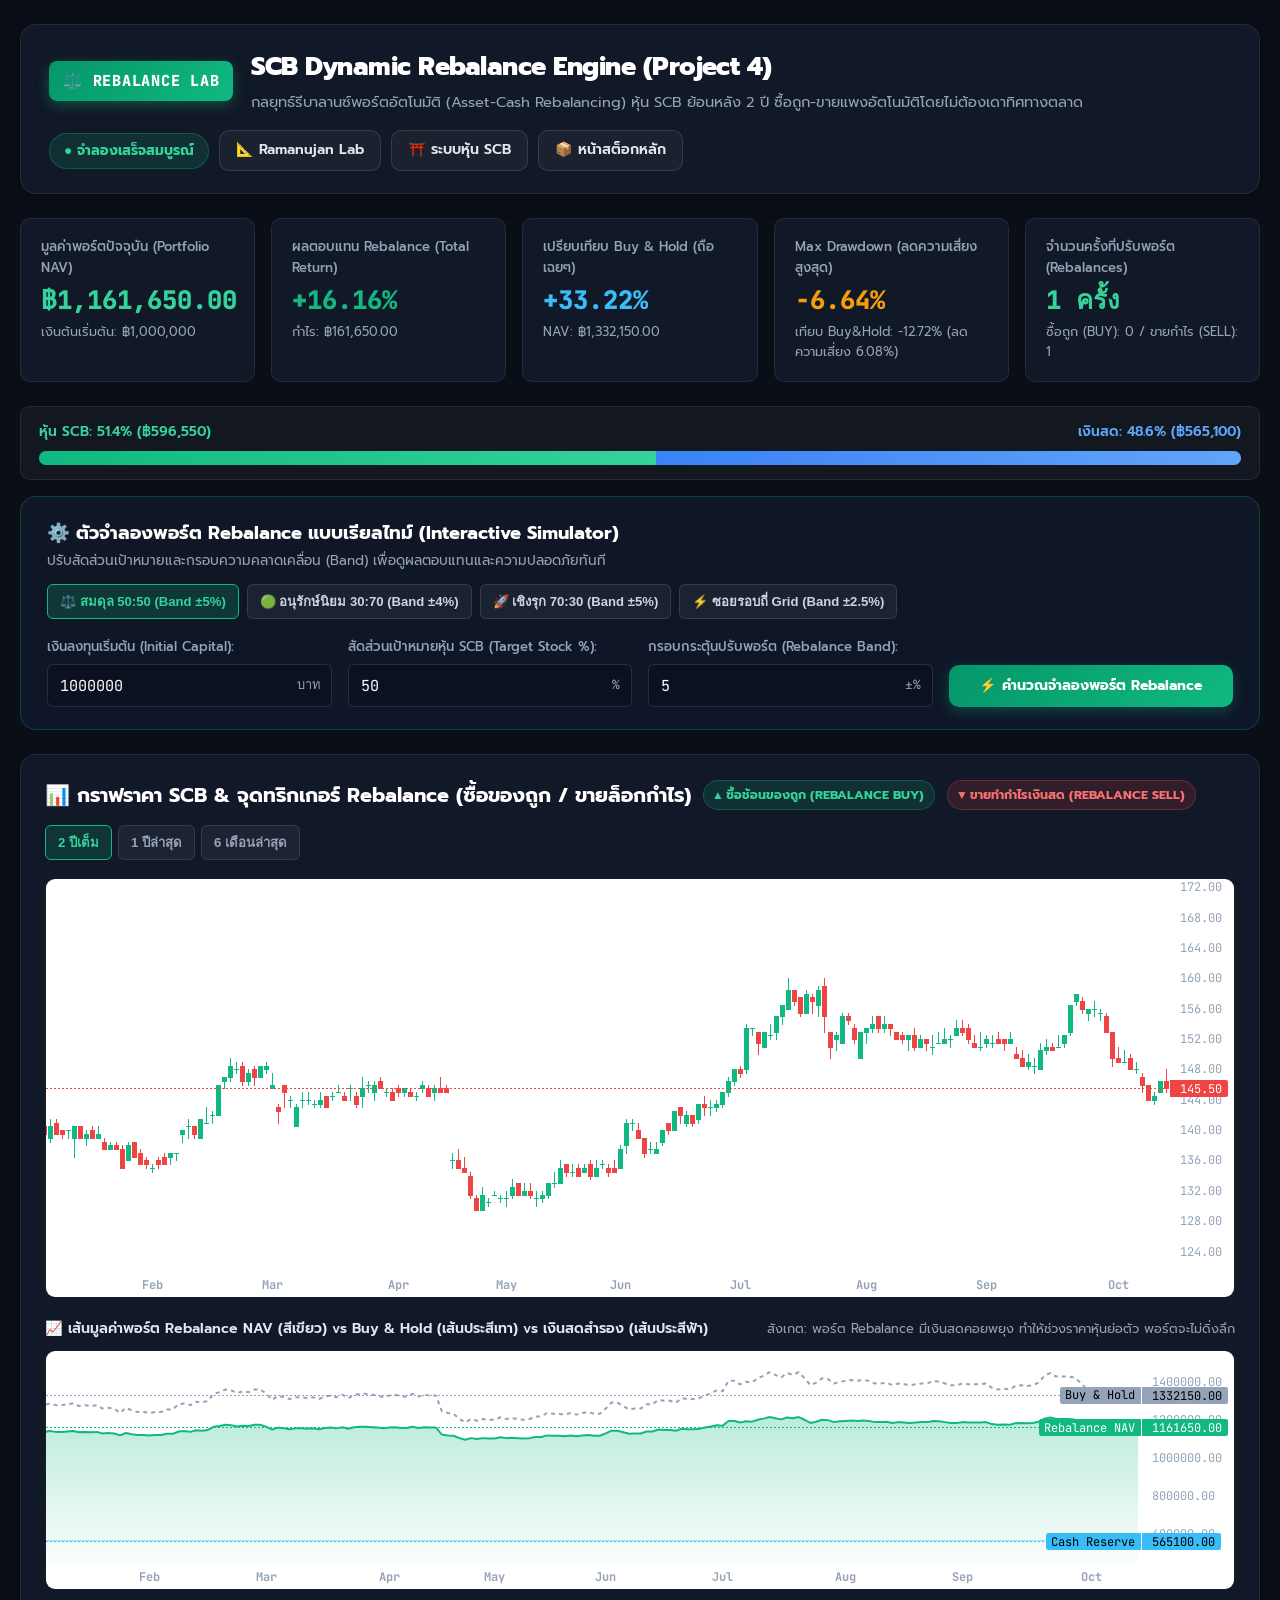
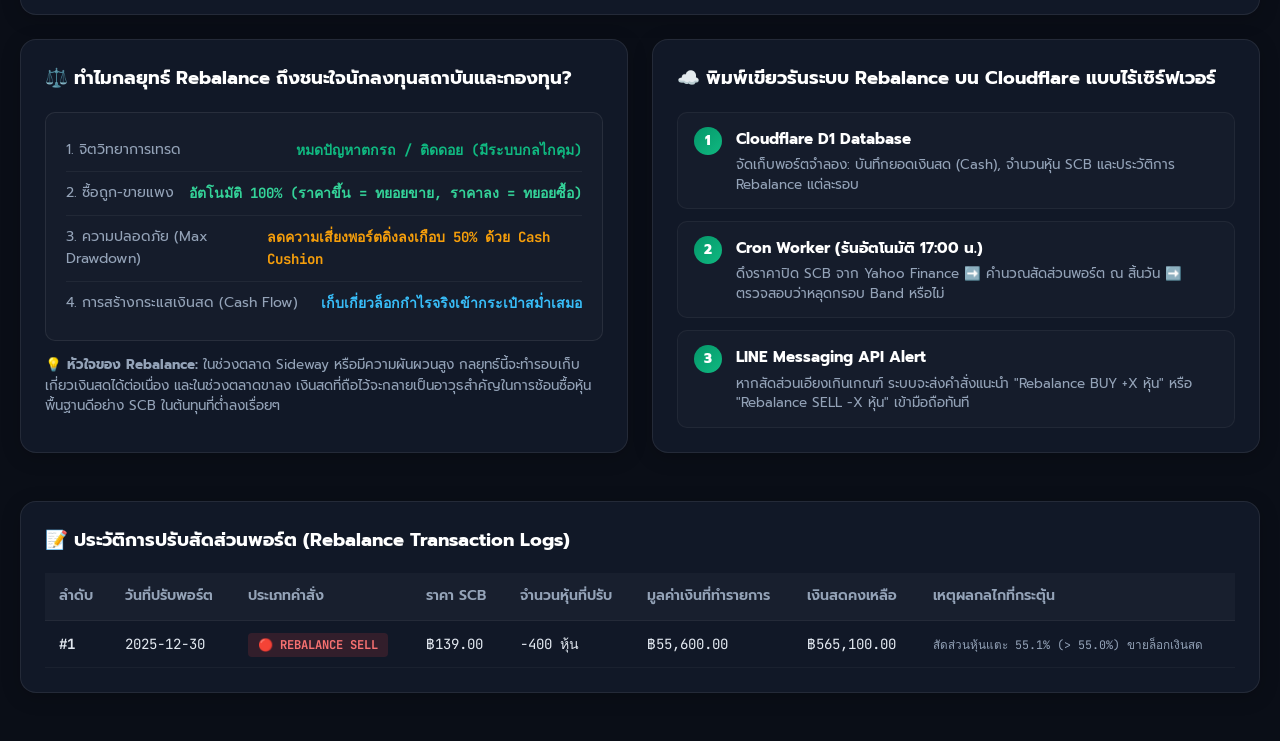
<file: quant-rebalance/index.html>
<!DOCTYPE html>
<html lang="th" data-theme="dark">
<head>
  <meta charset="UTF-8">
  <meta name="viewport" content="width=device-width, initial-scale=1.0">
  <title>SCB Dynamic Rebalance Lab - ระบบรีบาลานซ์พอร์ตหุ้น SCB อัตโนมัติ (Project 4)</title>
  <meta name="description" content="ระบบวิเคราะห์และจำลองกลยุทธ์รีบาลานซ์พอร์ตหุ้น SCB (Cash-Stock Rebalancing) ย้อนหลัง 2 ปี ซื้อถูก-ขายแพงอัตโนมัติ ลด Drawdown ความเสี่ยงอย่างยั่งยืน">
  <link rel="preconnect" href="https://fonts.googleapis.com">
  <link rel="preconnect" href="https://fonts.gstatic.com" crossorigin>
  <link href="https://fonts.googleapis.com/css2?family=Prompt:wght@300;400;500;600;700;800&family=JetBrains+Mono:wght@400;600;700&display=swap" rel="stylesheet">
  <!-- TradingView Lightweight Charts (v4.1.3 local bundle) -->
  <script src="lightweight-charts.js"></script>
  <link rel="stylesheet" href="style.css">
</head>
<body>
  <div class="quant-container">
    <!-- Top Header -->
    <header class="quant-header">
      <div class="header-left">
        <div class="logo-badge">⚖️ REBALANCE LAB</div>
        <div>
          <h1>SCB Dynamic Rebalance Engine (Project 4)</h1>
          <p class="header-sub">กลยุทธ์รีบาลานซ์พอร์ตอัตโนมัติ (Asset-Cash Rebalancing) หุ้น SCB ย้อนหลัง 2 ปี ซื้อถูก-ขายแพงอัตโนมัติโดยไม่ต้องเดาทิศทางตลาด</p>
        </div>
      </div>
      <div class="header-actions">
        <span class="status-chip live-chip">● จำลองเสร็จสมบูรณ์</span>
        <a href="../quant-ramanujan/index.html" class="btn btn-outline" title="เปิดห้องทดลองคลื่นรามานุจัน (โปรเจกต์ 3)">📐 Ramanujan Lab</a>
        <a href="../scb-trader/index.html" class="btn btn-outline" title="เปิดระบบวิเคราะห์หุ้น SCB Pure Ichimoku (โปรเจกต์ 2)">⛩️ ระบบหุ้น SCB</a>
        <a href="../index.html" class="btn btn-outline" title="กลับไปหน้าร้านค้า SmartStock หลัก (โปรเจกต์ 1)">📦 หน้าสต็อกหลัก</a>
      </div>
    </header>

    <!-- Metrics Cards Grid -->
    <div class="metrics-grid">
      <div class="metric-card">
        <div class="metric-label">มูลค่าพอร์ตปัจจุบัน (Portfolio NAV)</div>
        <div class="metric-val text-brand" id="mFinalNav">฿1,161,650.00</div>
        <div class="metric-note">เงินต้นเริ่มต้น: ฿1,000,000</div>
      </div>

      <div class="metric-card">
        <div class="metric-label">ผลตอบแทน Rebalance (Total Return)</div>
        <div class="metric-val text-green" id="mTotalReturn">+16.16%</div>
        <div class="metric-note" id="mProfitThb">กำไร: ฿161,650.00</div>
      </div>

      <div class="metric-card">
        <div class="metric-label">เปรียบเทียบ Buy & Hold (ถือเฉยๆ)</div>
        <div class="metric-val text-blue" id="mBnhReturn">+33.22%</div>
        <div class="metric-note" id="mBnhNav">NAV: ฿1,332,150.00</div>
      </div>

      <div class="metric-card">
        <div class="metric-label">Max Drawdown (ลดความเสี่ยงสูงสุด)</div>
        <div class="metric-val text-amber" id="mMaxDrawdown">-6.64%</div>
        <div class="metric-note" id="mBnhDrawdown">เทียบ Buy&Hold: -12.72% (ลดความเสี่ยง 6.08%)</div>
      </div>

      <div class="metric-card">
        <div class="metric-label">จำนวนครั้งที่ปรับพอร์ต (Rebalances)</div>
        <div class="metric-val text-brand" id="mRebalanceCount">1 ครั้ง</div>
        <div class="metric-note" id="mRebalanceBreakdown">ซื้อถูก (BUY): 0 / ขายกำไร (SELL): 1</div>
      </div>
    </div>

    <!-- Current Asset Allocation Visual Bar -->
    <div class="allocation-bar-container">
      <div class="allocation-labels">
        <span id="lblStockRatio" style="color: #34d399;">หุ้น SCB: 50.0%</span>
        <span id="lblCashRatio" style="color: #60a5fa;">เงินสดสำรอง (Cash Cushion): 50.0%</span>
      </div>
      <div class="allocation-bar">
        <div id="barStockRatio" class="bar-stock" style="width: 50%;"></div>
        <div id="barCashRatio" class="bar-cash" style="width: 50%;"></div>
      </div>
    </div>

    <!-- Interactive Parameter Tuning & Strategy Presets -->
    <div class="simulator-box">
      <div class="sim-header">
        <div>
          <h3>⚙️ ตัวจำลองพอร์ต Rebalance แบบเรียลไทม์ (Interactive Simulator)</h3>
          <p style="font-size: 0.85rem; color: #94a3b8; margin-top: 2px;">ปรับสัดส่วนเป้าหมายและกรอบความคลาดเคลื่อน (Band) เพื่อดูผลตอบแทนและความปลอดภัยทันที</p>
        </div>
        <div class="preset-group">
          <button type="button" class="preset-btn active" data-preset="balanced">⚖️ สมดุล 50:50 (Band ±5%)</button>
          <button type="button" class="preset-btn" data-preset="conservative">🟢 อนุรักษ์นิยม 30:70 (Band ±4%)</button>
          <button type="button" class="preset-btn" data-preset="aggressive">🚀 เชิงรุก 70:30 (Band ±5%)</button>
          <button type="button" class="preset-btn" data-preset="grid">⚡ ซอยรอบถี่ Grid (Band ±2.5%)</button>
        </div>
      </div>

      <div class="sim-params-grid">
        <div class="param-group">
          <label for="inputCapital">เงินลงทุนเริ่มต้น (Initial Capital):</label>
          <div class="input-with-unit">
            <input type="number" id="inputCapital" value="1000000" step="100000" min="50000" max="50000000">
            <span>บาท</span>
          </div>
        </div>

        <div class="param-group">
          <label for="inputTargetRatio">สัดส่วนเป้าหมายหุ้น SCB (Target Stock %):</label>
          <div class="input-with-unit">
            <input type="number" id="inputTargetRatio" value="50" step="5" min="20" max="80">
            <span>%</span>
          </div>
        </div>

        <div class="param-group">
          <label for="inputBand">กรอบกระตุ้นปรับพอร์ต (Rebalance Band):</label>
          <div class="input-with-unit">
            <input type="number" id="inputBand" value="5" step="0.5" min="1" max="15">
            <span>±%</span>
          </div>
        </div>

        <div class="param-group param-action">
          <button type="button" id="btnRunSimulator" class="btn btn-primary btn-run">
            ⚡ คำนวณจำลองพอร์ต Rebalance
          </button>
        </div>
      </div>
    </div>

    <!-- Main Chart Section -->
    <section class="chart-section card-box">
      <div class="section-header">
        <div class="section-title-wrap">
          <h2>📊 กราฟราคา SCB & จุดทริกเกอร์ Rebalance (ซื้อของถูก / ขายล็อกกำไร)</h2>
          <span class="chart-legend-badge legend-buy">▲ ซื้อช้อนของถูก (REBALANCE BUY)</span>
          <span class="chart-legend-badge legend-sell">▼ ขายทำกำไรเงินสด (REBALANCE SELL)</span>
        </div>
        <div class="chart-controls">
          <button type="button" class="btn-time active" data-range="all">2 ปีเต็ม</button>
          <button type="button" class="btn-time" data-range="1y">1 ปีล่าสุด</button>
          <button type="button" class="btn-time" data-range="6m">6 เดือนล่าสุด</button>
        </div>
      </div>

      <!-- Main Price Candlestick Chart -->
      <div id="priceChartContainer" class="chart-container"></div>

      <!-- Portfolio Equity Curve Sub-Chart -->
      <div class="sub-chart-title">
        <span>📈 เส้นมูลค่าพอร์ต Rebalance NAV (สีเขียว) vs Buy & Hold (เส้นประสีเทา) vs เงินสดสำรอง (เส้นประสีฟ้า)</span>
        <span class="sub-note">สังเกต: พอร์ต Rebalance มีเงินสดคอยพยุง ทำให้ช่วงราคาหุ้นย่อตัว พอร์ตจะไม่ดิ่งลึก</span>
      </div>
      <div id="equityChartContainer" class="sub-chart-container"></div>
    </section>

    <!-- Strategy Comparison & Cloudflare Architecture Grid -->
    <div class="two-col-grid">
      <!-- Strategy Comparison Box -->
      <div class="card-box">
        <div class="card-box-header">
          <h3>⚖️ ทำไมกลยุทธ์ Rebalance ถึงชนะใจนักลงทุนสถาบันและกองทุน?</h3>
        </div>
        <div class="compare-box">
          <div class="compare-row">
            <span class="compare-title">1. จิตวิทยาการเทรด</span>
            <span class="compare-val text-green">หมดปัญหาตกรถ / ติดดอย (มีระบบกลไกคุม)</span>
          </div>
          <div class="compare-row">
            <span class="compare-title">2. ซื้อถูก-ขายแพง</span>
            <span class="compare-val text-brand">อัตโนมัติ 100% (ราคาขึ้น = ทยอยขาย, ราคาลง = ทยอยซื้อ)</span>
          </div>
          <div class="compare-row">
            <span class="compare-title">3. ความปลอดภัย (Max Drawdown)</span>
            <span class="compare-val text-amber">ลดความเสี่ยงพอร์ตดิ่งลงเกือบ 50% ด้วย Cash Cushion</span>
          </div>
          <div class="compare-row">
            <span class="compare-title">4. การสร้างกระแสเงินสด (Cash Flow)</span>
            <span class="compare-val text-blue">เก็บเกี่ยวล็อกกำไรจริงเข้ากระเป๋าสม่ำเสมอ</span>
          </div>
        </div>
        <p style="font-size: 0.84rem; color: #94a3b8; margin-top: 14px; line-height: 1.5;">
          💡 <strong>หัวใจของ Rebalance:</strong> ในช่วงตลาด Sideway หรือมีความผันผวนสูง กลยุทธ์นี้จะทำรอบเก็บเกี่ยวเงินสดได้ต่อเนื่อง และในช่วงตลาดขาลง เงินสดที่ถือไว้จะกลายเป็นอาวุธสำคัญในการช้อนซื้อหุ้นพื้นฐานดีอย่าง SCB ในต้นทุนที่ต่ำลงเรื่อยๆ
        </p>
      </div>

      <!-- Cloudflare Production Blueprint -->
      <div class="card-box">
        <div class="card-box-header">
          <h3>☁️ พิมพ์เขียวรันระบบ Rebalance บน Cloudflare แบบไร้เซิร์ฟเวอร์</h3>
        </div>
        <div class="step-list">
          <div class="step-item">
            <div class="step-num">1</div>
            <div class="step-content">
              <h4>Cloudflare D1 Database</h4>
              <p>จัดเก็บพอร์ตจำลอง: บันทึกยอดเงินสด (Cash), จำนวนหุ้น SCB และประวัติการ Rebalance แต่ละรอบ</p>
            </div>
          </div>
          <div class="step-item">
            <div class="step-num">2</div>
            <div class="step-content">
              <h4>Cron Worker (รันอัตโนมัติ 17:00 น.)</h4>
              <p>ดึงราคาปิด SCB จาก Yahoo Finance ➡️ คำนวณสัดส่วนพอร์ต ณ สิ้นวัน ➡️ ตรวจสอบว่าหลุดกรอบ Band หรือไม่</p>
            </div>
          </div>
          <div class="step-item">
            <div class="step-num">3</div>
            <div class="step-content">
              <h4>LINE Messaging API Alert</h4>
              <p>หากสัดส่วนเอียงเกินเกณฑ์ ระบบจะส่งคำสั่งแนะนำ "Rebalance BUY +X หุ้น" หรือ "Rebalance SELL -X หุ้น" เข้ามือถือทันที</p>
            </div>
          </div>
        </div>
      </div>
    </div>

    <!-- Rebalance Transactions History Table -->
    <div class="card-box">
      <div class="card-box-header">
        <h3>📝 ประวัติการปรับสัดส่วนพอร์ต (Rebalance Transaction Logs)</h3>
      </div>
      <div class="table-responsive">
        <table class="trades-table">
          <thead>
            <tr>
              <th>ลำดับ</th>
              <th>วันที่ปรับพอร์ต</th>
              <th>ประเภทคำสั่ง</th>
              <th>ราคา SCB</th>
              <th>จำนวนหุ้นที่ปรับ</th>
              <th>มูลค่าเงินที่ทำรายการ</th>
              <th>เงินสดคงเหลือ</th>
              <th>เหตุผลกลไกที่กระตุ้น</th>
            </tr>
          </thead>
          <tbody id="txTableBody">
            <!-- Dynamically populated via JS -->
          </tbody>
        </table>
      </div>
    </div>
  </div>

  <script src="rebalance_data.js"></script>
  <script src="app.js"></script>
</body>
</html>
</file>
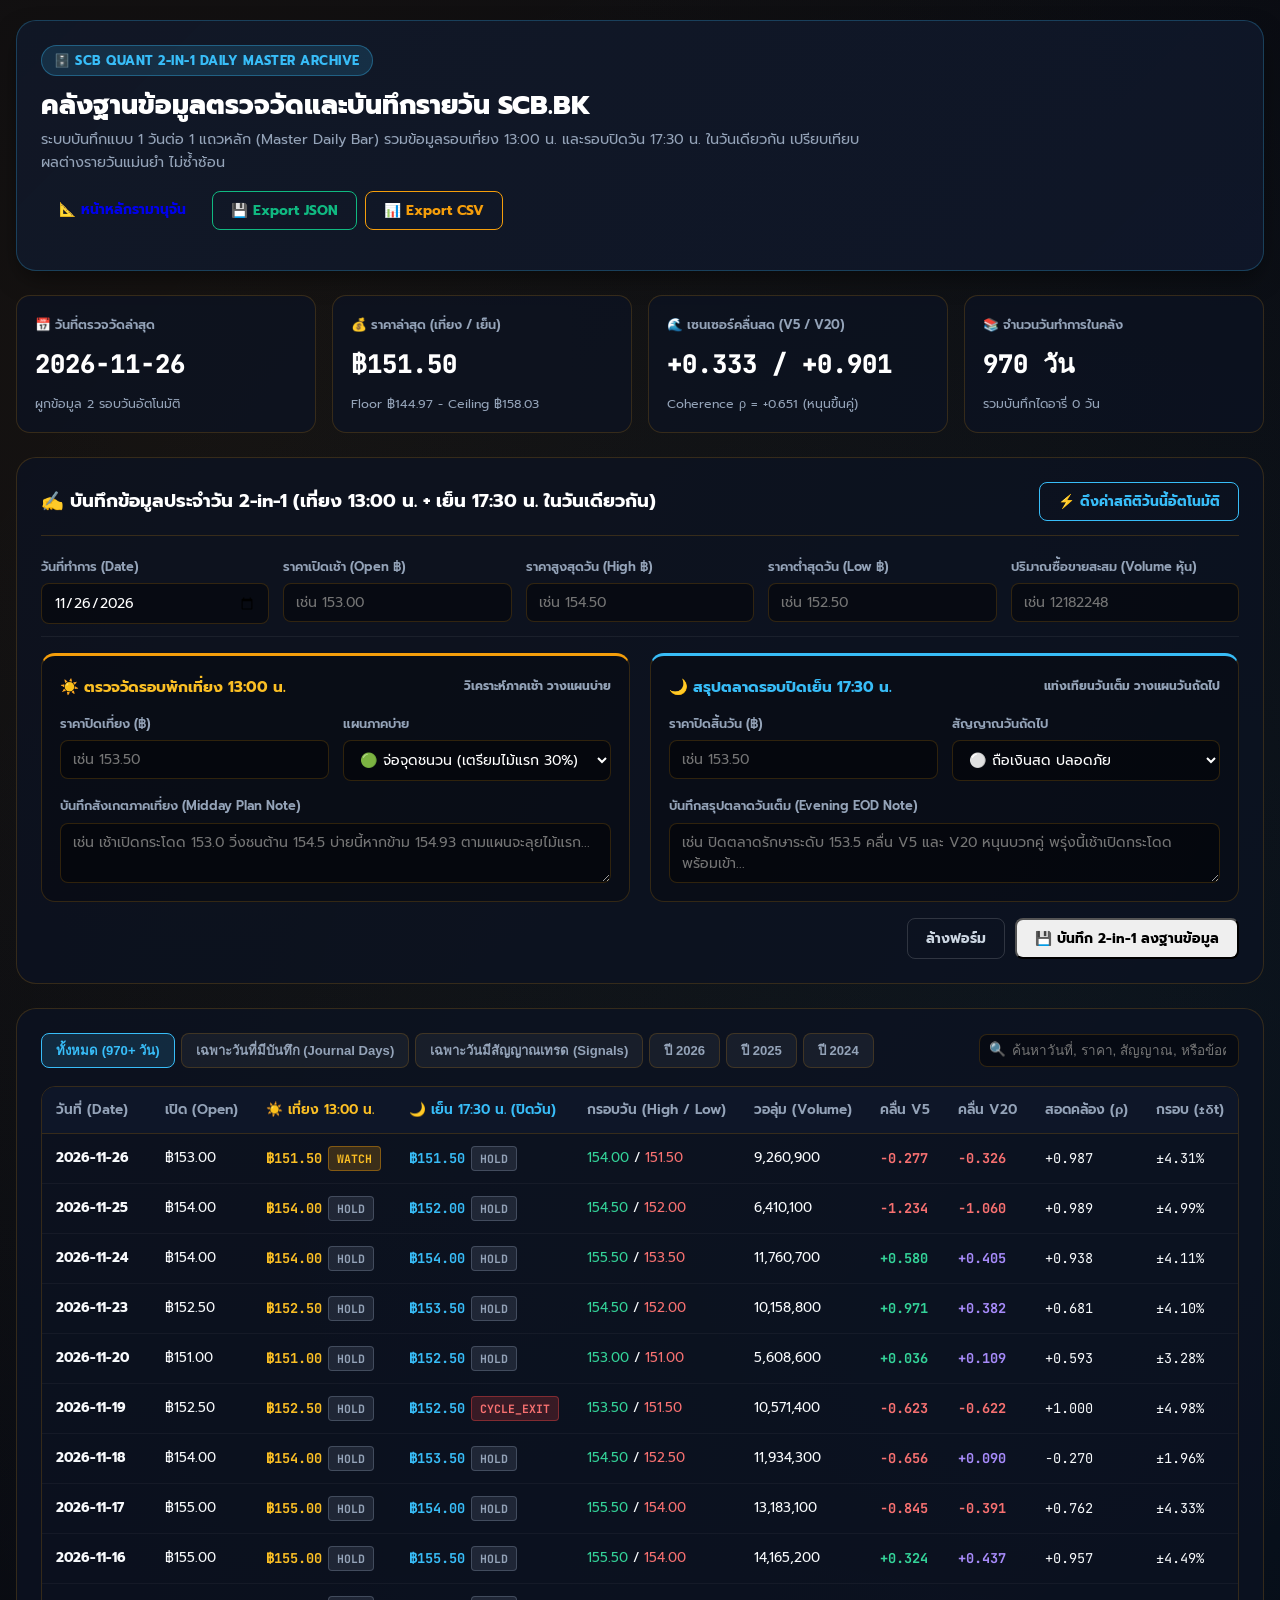
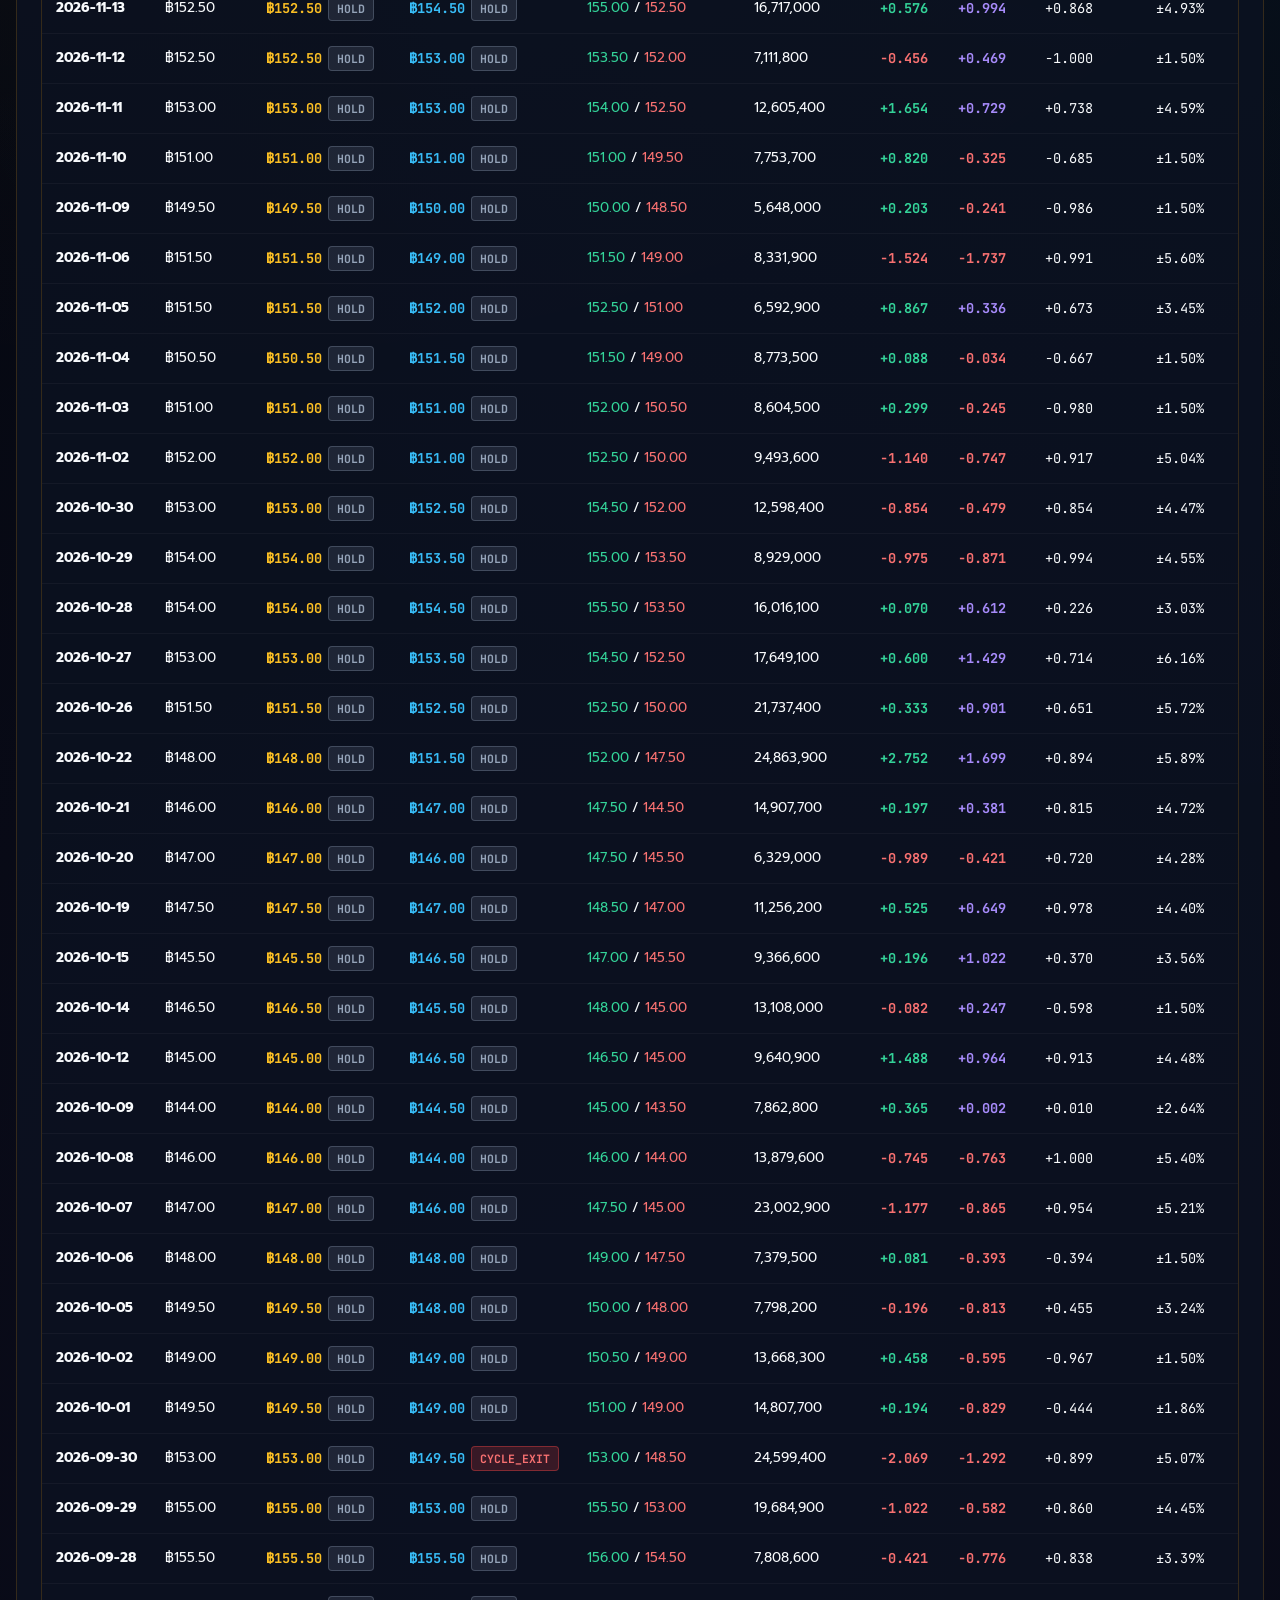
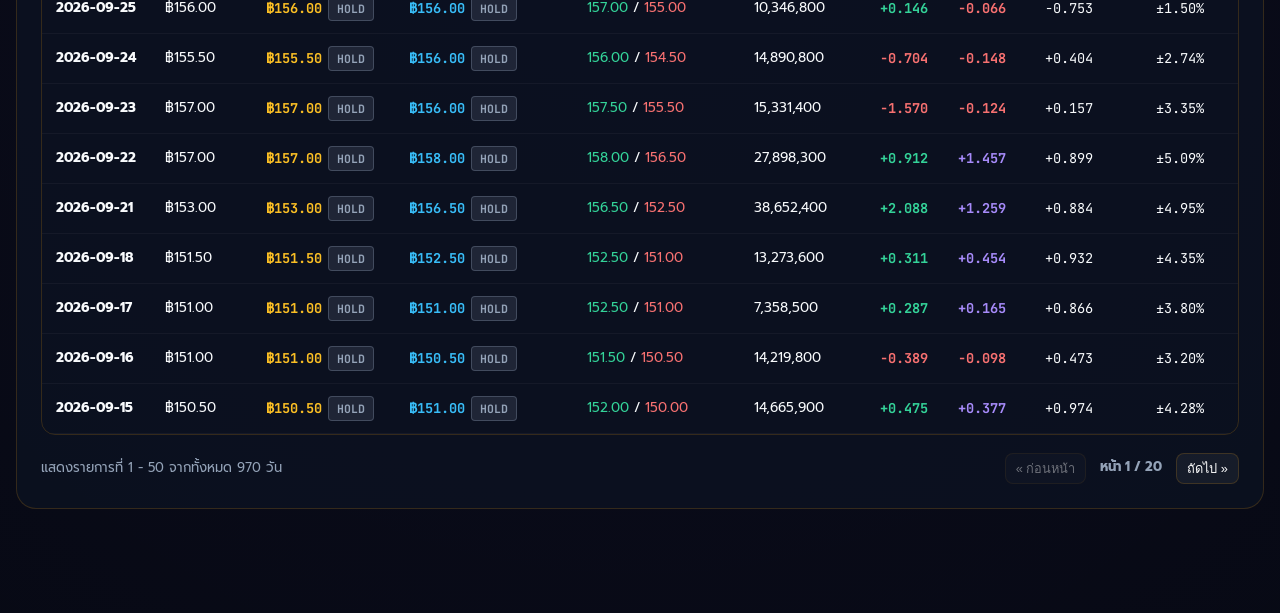
<file: quant-ramanujan/database/index.html>
<!DOCTYPE html>
<html lang="th" data-theme="dark">
<head>
  <meta charset="UTF-8">
  <meta name="viewport" content="width=device-width, initial-scale=1.0">
  <title>SCB Daily Intelligence Archive - คลังฐานข้อมูลตรวจวัดและบันทึกประวัติรายวัน</title>
  <meta name="description" content="คลังฐานข้อมูลตรวจวัดและบันทึกข้อมูลราคา SCB.BK รายวัน บันทึก 1 วันต่อ 1 แถวหลัก รวมรอบเที่ยง 13:00 น. และรอบเย็น 17:30 น. ในวันเดียวกัน">
  <link rel="preconnect" href="https://fonts.googleapis.com">
  <link rel="preconnect" href="https://fonts.gstatic.com" crossorigin>
  <link href="https://fonts.googleapis.com/css2?family=Prompt:wght@300;400;500;600;700;800&family=JetBrains+Mono:wght@400;600;700&display=swap" rel="stylesheet">
  <link rel="stylesheet" href="../style.css">
  <style>
    /* Dedicated Archive & Database Custom Styles */
    .db-header {
      background: linear-gradient(135deg, rgba(17, 24, 39, 0.95), rgba(15, 23, 42, 0.9));
      border: 1px solid rgba(56, 189, 248, 0.25);
      border-radius: var(--radius-lg);
      padding: 24px;
      margin-bottom: 24px;
      box-shadow: 0 10px 25px -5px rgba(0, 0, 0, 0.5);
    }
    .db-header-top {
      display: flex;
      justify-content: space-between;
      align-items: center;
      flex-wrap: wrap;
      gap: 16px;
      margin-bottom: 16px;
    }
    .db-badge {
      display: inline-flex;
      align-items: center;
      gap: 8px;
      background: rgba(56, 189, 248, 0.15);
      border: 1px solid rgba(56, 189, 248, 0.35);
      color: #38bdf8;
      padding: 4px 12px;
      border-radius: 999px;
      font-size: 0.8rem;
      font-weight: 700;
      letter-spacing: 0.5px;
    }
    .db-title {
      font-size: 1.65rem;
      font-weight: 800;
      color: #fff;
      display: flex;
      align-items: center;
      gap: 10px;
    }
    .db-desc {
      color: var(--text-muted);
      font-size: 0.9rem;
      max-width: 820px;
    }
    .kpi-grid {
      display: grid;
      grid-template-columns: repeat(auto-fit, minmax(240px, 1fr));
      gap: 16px;
      margin-bottom: 24px;
    }
    .kpi-card {
      background: var(--bg-card);
      border: 1px solid var(--card-border);
      border-radius: var(--radius-md);
      padding: 18px;
      display: flex;
      flex-direction: column;
      gap: 8px;
      transition: var(--transition);
    }
    .kpi-card:hover {
      border-color: rgba(56, 189, 248, 0.4);
      transform: translateY(-2px);
    }
    .kpi-label {
      font-size: 0.8rem;
      font-weight: 600;
      color: var(--text-muted);
      display: flex;
      align-items: center;
      gap: 6px;
    }
    .kpi-val {
      font-size: 1.6rem;
      font-weight: 800;
      font-family: var(--font-code);
      color: #fff;
    }
    .kpi-sub {
      font-size: 0.78rem;
      color: var(--text-muted);
    }

    /* Form Entry Section */
    .form-box {
      background: var(--bg-card);
      border: 1px solid var(--card-border);
      border-radius: var(--radius-lg);
      padding: 24px;
      margin-bottom: 24px;
    }
    .form-header {
      display: flex;
      justify-content: space-between;
      align-items: center;
      flex-wrap: wrap;
      gap: 12px;
      margin-bottom: 20px;
      padding-bottom: 14px;
      border-bottom: 1px solid var(--card-border);
    }
    .form-title {
      font-size: 1.15rem;
      font-weight: 700;
      color: #fff;
      display: flex;
      align-items: center;
      gap: 8px;
    }

    /* Dual Session Form Grid */
    .form-dual-panels {
      display: grid;
      grid-template-columns: repeat(auto-fit, minmax(320px, 1fr));
      gap: 20px;
      margin-top: 16px;
      margin-bottom: 16px;
    }
    .session-panel {
      background: rgba(0, 0, 0, 0.25);
      border: 1px solid var(--card-border);
      border-radius: var(--radius-md);
      padding: 18px;
    }
    .session-panel-midday {
      border-top: 3px solid #f59e0b;
    }
    .session-panel-evening {
      border-top: 3px solid #38bdf8;
    }
    .session-panel-title {
      font-size: 0.95rem;
      font-weight: 700;
      margin-bottom: 14px;
      display: flex;
      align-items: center;
      justify-content: space-between;
    }
    .grid-form {
      display: grid;
      grid-template-columns: repeat(auto-fit, minmax(180px, 1fr));
      gap: 14px;
      margin-bottom: 14px;
    }
    .form-group {
      display: flex;
      flex-direction: column;
      gap: 6px;
    }
    .form-group label {
      font-size: 0.8rem;
      font-weight: 600;
      color: var(--text-muted);
    }
    .form-input, .form-select, .form-textarea {
      background: rgba(0, 0, 0, 0.4);
      border: 1px solid var(--card-border);
      border-radius: var(--radius-sm);
      color: #fff;
      font-family: var(--font-main);
      font-size: 0.88rem;
      padding: 8px 12px;
      outline: none;
      transition: var(--transition);
    }
    .form-input:focus, .form-select:focus, .form-textarea:focus {
      border-color: #38bdf8;
      box-shadow: 0 0 0 2px rgba(56, 189, 248, 0.2);
    }
    .form-textarea {
      resize: vertical;
      min-height: 60px;
    }

    /* Table & Filter Section */
    .table-container-card {
      background: var(--bg-card);
      border: 1px solid var(--card-border);
      border-radius: var(--radius-lg);
      padding: 24px;
      margin-bottom: 24px;
    }
    .table-controls {
      display: flex;
      justify-content: space-between;
      align-items: center;
      flex-wrap: wrap;
      gap: 14px;
      margin-bottom: 18px;
    }
    .filter-tabs {
      display: flex;
      gap: 6px;
      flex-wrap: wrap;
    }
    .btn-filter-tab {
      background: rgba(255, 255, 255, 0.05);
      border: 1px solid var(--card-border);
      border-radius: var(--radius-sm);
      color: var(--text-muted);
      padding: 6px 14px;
      font-size: 0.82rem;
      font-weight: 600;
      cursor: pointer;
      transition: var(--transition);
    }
    .btn-filter-tab.active, .btn-filter-tab:hover {
      background: rgba(56, 189, 248, 0.15);
      border-color: #38bdf8;
      color: #38bdf8;
    }
    .search-input-wrap {
      position: relative;
      min-width: 260px;
    }
    .search-input-wrap input {
      width: 100%;
      background: rgba(0, 0, 0, 0.4);
      border: 1px solid var(--card-border);
      border-radius: var(--radius-sm);
      padding: 8px 12px 8px 32px;
      color: #fff;
      font-size: 0.85rem;
      outline: none;
    }
    .search-input-wrap .search-icon {
      position: absolute;
      left: 10px;
      top: 50%;
      transform: translateY(-50%);
      font-size: 0.85rem;
      color: var(--text-muted);
    }

    /* Table styling */
    .db-table-scroll {
      overflow-x: auto;
      border-radius: var(--radius-md);
      border: 1px solid var(--card-border);
    }
    .db-table {
      width: 100%;
      border-collapse: collapse;
      font-size: 0.85rem;
      text-align: left;
    }
    .db-table th {
      background: rgba(15, 23, 42, 0.9);
      color: var(--text-muted);
      padding: 12px 14px;
      font-weight: 600;
      border-bottom: 1px solid var(--card-border);
      white-space: nowrap;
    }
    .db-table td {
      padding: 12px 14px;
      border-bottom: 1px solid rgba(255, 255, 255, 0.04);
      color: var(--text-main);
      white-space: nowrap;
    }
    .db-table tr:hover td {
      background: rgba(255, 255, 255, 0.03);
    }
    .badge-signal {
      display: inline-block;
      padding: 2px 8px;
      border-radius: 4px;
      font-size: 0.72rem;
      font-weight: 700;
      font-family: var(--font-code);
    }
    .badge-buy { background: rgba(16, 185, 129, 0.2); color: #34d399; border: 1px solid rgba(16, 185, 129, 0.4); }
    .badge-sell { background: rgba(239, 68, 68, 0.2); color: #f87171; border: 1px solid rgba(239, 68, 68, 0.4); }
    .badge-hold { background: rgba(148, 163, 184, 0.15); color: #94a3b8; border: 1px solid rgba(148, 163, 184, 0.3); }
    .badge-watch { background: rgba(245, 158, 11, 0.2); color: #fbbf24; border: 1px solid rgba(245, 158, 11, 0.4); }
    .badge-journal { background: rgba(56, 189, 248, 0.2); color: #38bdf8; border: 1px solid rgba(56, 189, 248, 0.4); }

    /* Session cell pill */
    .session-price-pill {
      font-family: var(--font-code);
      font-weight: 700;
      display: inline-flex;
      align-items: center;
      gap: 6px;
    }

    /* Pagination */
    .pagination-bar {
      display: flex;
      justify-content: space-between;
      align-items: center;
      flex-wrap: wrap;
      gap: 12px;
      margin-top: 18px;
      font-size: 0.82rem;
      color: var(--text-muted);
    }
    .pagination-btns {
      display: flex;
      gap: 6px;
    }
    .btn-page {
      background: rgba(255, 255, 255, 0.05);
      border: 1px solid var(--card-border);
      border-radius: var(--radius-sm);
      color: #fff;
      padding: 4px 10px;
      cursor: pointer;
      font-size: 0.8rem;
    }
    .btn-page:disabled {
      opacity: 0.4;
      cursor: not-allowed;
    }

    /* Modal */
    .modal-backdrop {
      position: fixed;
      inset: 0;
      background: rgba(0, 0, 0, 0.75);
      backdrop-filter: blur(4px);
      display: none;
      justify-content: center;
      align-items: center;
      z-index: 9999;
      padding: 20px;
    }
    .modal-card {
      background: #111827;
      border: 1px solid rgba(56, 189, 248, 0.4);
      border-radius: var(--radius-lg);
      max-width: 680px;
      width: 100%;
      max-height: 90vh;
      overflow-y: auto;
      padding: 24px;
      box-shadow: 0 25px 50px -12px rgba(0, 0, 0, 0.8);
    }
  </style>
</head>
<body>
  <div class="quant-container">
    
    <!-- Top Archive Header -->
    <header class="db-header">
      <div class="db-header-top">
        <div>
          <div class="db-badge">🗄️ SCB QUANT 2-IN-1 DAILY MASTER ARCHIVE</div>
          <h1 class="db-title" style="margin-top: 8px;">คลังฐานข้อมูลตรวจวัดและบันทึกรายวัน SCB.BK</h1>
          <p class="db-desc">ระบบบันทึกแบบ 1 วันต่อ 1 แถวหลัก (Master Daily Bar) รวมข้อมูลรอบเที่ยง 13:00 น. และรอบปิดวัน 17:30 น. ในวันเดียวกัน เปรียบเทียบผลต่างรายวันแม่นยำ ไม่ซ้ำซ้อน</p>
        </div>
        <div style="display: flex; gap: 8px; flex-wrap: wrap;">
          <a href="../index.html" class="btn btn-primary" title="กลับหน้าห้องทดลองรามานุจัน">
            <span>📐 หน้าหลักรามานุจัน</span>
          </a>
          <button type="button" id="btnExportJson" class="btn btn-outline" style="border-color: #10b981; color: #10b981;" title="ดาวน์โหลดฐานข้อมูลเป็น JSON">
            <span>💾 Export JSON</span>
          </button>
          <button type="button" id="btnExportCsv" class="btn btn-outline" style="border-color: #f59e0b; color: #f59e0b;" title="ดาวน์โหลดฐานข้อมูลเป็น CSV">
            <span>📊 Export CSV</span>
          </button>
        </div>
      </div>
    </header>

    <!-- KPI Summary Cards -->
    <section class="kpi-grid">
      <div class="kpi-card">
        <div class="kpi-label">📅 วันที่ตรวจวัดล่าสุด</div>
        <div class="kpi-val text-brand" id="kpiLastDate">2026-10-27</div>
        <div class="kpi-sub" id="kpiLastSession">ผูกข้อมูล 2 รอบวันอัตโนมัติ</div>
      </div>
      <div class="kpi-card">
        <div class="kpi-label">💰 ราคาล่าสุด (เที่ยง / เย็น)</div>
        <div class="kpi-val text-brand" id="kpiPrice">฿153.50</div>
        <div class="kpi-sub" id="kpiRange">Floor ฿144.05 - Ceiling ฿162.95</div>
      </div>
      <div class="kpi-card">
        <div class="kpi-label">🌊 เซนเซอร์คลื่นสด (V5 / V20)</div>
        <div class="kpi-val text-green" id="kpiWaves">+0.333 / +0.901</div>
        <div class="kpi-sub" id="kpiRho">Coherence &rho; = +0.651 (หนุนขึ้นคู่)</div>
      </div>
      <div class="kpi-card">
        <div class="kpi-label">📚 จำนวนวันทำการในคลัง</div>
        <div class="kpi-val text-purple" id="kpiTotalRecords">970 วัน</div>
        <div class="kpi-sub" id="kpiJournalCount">รวมบันทึกไดอารี่ 0 วัน</div>
      </div>
    </section>

    <!-- SECTION 1: บันทึกข้อมูลประจำวันแบบ 2-in-1 (Daily Master Journal Logger) -->
    <section class="form-box">
      <div class="form-header">
        <div class="form-title">
          <span>✍️ บันทึกข้อมูลประจำวัน 2-in-1 (เที่ยง 13:00 น. + เย็น 17:30 น. ในวันเดียวกัน)</span>
        </div>
        <div style="display: flex; gap: 8px;">
          <button type="button" id="btnAutoFillToday" class="btn btn-sm btn-outline" style="border-color: #38bdf8; color: #38bdf8;" title="ดึงค่าสถิติจริงของวันนี้จากระบบอัตโนมัติ">
            <span>⚡ ดึงค่าสถิติวันนี้อัตโนมัติ</span>
          </button>
        </div>
      </div>

      <form id="dailyEntryForm">
        <!-- ข้อมูลรากฐานของวัน (Base Day Info) -->
        <div class="grid-form" style="border-bottom: 1px solid rgba(255,255,255,0.06); padding-bottom: 12px; margin-bottom: 14px;">
          <div class="form-group">
            <label for="entryDate">วันที่ทำการ (Date)</label>
            <input type="date" id="entryDate" class="form-input" required>
          </div>
          <div class="form-group">
            <label for="entryOpen">ราคาเปิดเช้า (Open ฿)</label>
            <input type="number" step="0.25" id="entryOpen" class="form-input" placeholder="เช่น 153.00">
          </div>
          <div class="form-group">
            <label for="entryHigh">ราคาสูงสุดวัน (High ฿)</label>
            <input type="number" step="0.25" id="entryHigh" class="form-input" placeholder="เช่น 154.50">
          </div>
          <div class="form-group">
            <label for="entryLow">ราคาต่ำสุดวัน (Low ฿)</label>
            <input type="number" step="0.25" id="entryLow" class="form-input" placeholder="เช่น 152.50">
          </div>
          <div class="form-group">
            <label for="entryVolume">ปริมาณซื้อขายสะสม (Volume หุ้น)</label>
            <input type="number" id="entryVolume" class="form-input" placeholder="เช่น 12182248">
          </div>
        </div>

        <!-- 2 ช่องคู่ขนาน: รอบเที่ยง & รอบเย็น ในวันเดียวกัน -->
        <div class="form-dual-panels">
          
          <!-- แผงซ้าย: รอบเที่ยง 13:00 น. -->
          <div class="session-panel session-panel-midday">
            <div class="session-panel-title">
              <span style="color: #fbbf24;">☀️ ตรวจวัดรอบพักเที่ยง 13:00 น.</span>
              <span style="font-size: 0.75rem; color: var(--text-muted);">วิเคราะห์ภาคเช้า วางแผนบ่าย</span>
            </div>
            <div class="grid-form" style="grid-template-columns: 1fr 1fr;">
              <div class="form-group">
                <label for="entryPriceMidday">ราคาปิดเที่ยง (฿)</label>
                <input type="number" step="0.25" id="entryPriceMidday" class="form-input" placeholder="เช่น 153.50">
              </div>
              <div class="form-group">
                <label for="entryActionMidday">แผนภาคบ่าย</label>
                <select id="entryActionMidday" class="form-select">
                  <option value="TRIGGER_WATCH">🟢 จ่อจุดชนวน (เตรียมไม้แรก 30%)</option>
                  <option value="HOLD_CASH">⚪ ถือเงินสด 100% รอ</option>
                  <option value="BUY_PROBE">⚡ แบ่งซื้อหยั่งเชิง 30%</option>
                  <option value="AVOID_DROP">🔴 ระวังพักฐาน ห้ามรับ</option>
                </select>
              </div>
            </div>
            <div class="form-group">
              <label for="entryNoteMidday">บันทึกสังเกตภาคเที่ยง (Midday Plan Note)</label>
              <textarea id="entryNoteMidday" class="form-textarea" placeholder="เช่น เช้าเปิดกระโดด 153.0 วิ่งชนต้าน 154.5 บ่ายนี้หากข้าม 154.93 ตามแผนจะลุยไม้แรก..."></textarea>
            </div>
          </div>

          <!-- แผงขวา: รอบเย็น 17:30 น. -->
          <div class="session-panel session-panel-evening">
            <div class="session-panel-title">
              <span style="color: #38bdf8;">🌙 สรุปตลาดรอบปิดเย็น 17:30 น.</span>
              <span style="font-size: 0.75rem; color: var(--text-muted);">แท่งเทียนวันเต็ม วางแผนวันถัดไป</span>
            </div>
            <div class="grid-form" style="grid-template-columns: 1fr 1fr;">
              <div class="form-group">
                <label for="entryPriceEvening">ราคาปิดสิ้นวัน (฿)</label>
                <input type="number" step="0.25" id="entryPriceEvening" class="form-input" placeholder="เช่น 153.50">
              </div>
              <div class="form-group">
                <label for="entryActionEvening">สัญญาณวันถัดไป</label>
                <select id="entryActionEvening" class="form-select">
                  <option value="HOLD_CASH">⚪ ถือเงินสด ปลอดภัย</option>
                  <option value="CONFIRM_BUY">🟢 ยืนยันสัญญาณซื้อ (Full Buy)</option>
                  <option value="BREAKEVEN_SHIELD">🛡️ กั้นหน้าทุน Breakeven</option>
                  <option value="TAKE_PROFIT">💰 ขายล็อกกำไร (Take Profit)</option>
                  <option value="CUT_LOSS">🔴 ตัดขาดทุน (Cut Loss)</option>
                </select>
              </div>
            </div>
            <div class="form-group">
              <label for="entryNoteEvening">บันทึกสรุปตลาดวันเต็ม (Evening EOD Note)</label>
              <textarea id="entryNoteEvening" class="form-textarea" placeholder="เช่น ปิดตลาดรักษาระดับ 153.5 คลื่น V5 และ V20 หนุนบวกคู่ พรุ่งนี้เช้าเปิดกระโดดพร้อมเข้า..."></textarea>
            </div>
          </div>

        </div>

        <div style="display: flex; justify-content: flex-end; gap: 10px; margin-top: 10px;">
          <button type="reset" class="btn btn-outline">ล้างฟอร์ม</button>
          <button type="submit" class="btn btn-primary">
            <span>💾 บันทึก 2-in-1 ลงฐานข้อมูล</span>
          </button>
        </div>
      </form>
    </section>

    <!-- SECTION 2: คลังฐานข้อมูลประวัติศาสตร์และตารางสืบค้น (Historical Database Explorer) -->
    <section class="table-container-card">
      <div class="table-controls">
        <div class="filter-tabs">
          <button type="button" class="btn-filter-tab active" data-filter="all">ทั้งหมด (970+ วัน)</button>
          <button type="button" class="btn-filter-tab" data-filter="journal">เฉพาะวันที่มีบันทึก (Journal Days)</button>
          <button type="button" class="btn-filter-tab" data-filter="signals">เฉพาะวันมีสัญญาณเทรด (Signals)</button>
          <button type="button" class="btn-filter-tab" data-filter="2026">ปี 2026</button>
          <button type="button" class="btn-filter-tab" data-filter="2025">ปี 2025</button>
          <button type="button" class="btn-filter-tab" data-filter="2024">ปี 2024</button>
        </div>
        <div class="search-input-wrap">
          <span class="search-icon">🔍</span>
          <input type="text" id="dbSearchInput" placeholder="ค้นหาวันที่, ราคา, สัญญาณ, หรือข้อความโน้ต...">
        </div>
      </div>

      <div class="db-table-scroll">
        <table class="db-table" id="archiveDataTable">
          <thead>
            <tr>
              <th>วันที่ (Date)</th>
              <th>เปิด (Open)</th>
              <th style="color: #fbbf24;">☀️ เที่ยง 13:00 น.</th>
              <th style="color: #38bdf8;">🌙 เย็น 17:30 น. (ปิดวัน)</th>
              <th>กรอบวัน (High / Low)</th>
              <th>วอลุ่ม (Volume)</th>
              <th>คลื่น V5</th>
              <th>คลื่น V20</th>
              <th>สอดคล้อง (&rho;)</th>
              <th>กรอบ (&plusmn;&delta;t)</th>
              <th>ไดอารี่บันทึกคู่ (Midday / Evening Note)</th>
              <th>จัดการ</th>
            </tr>
          </thead>
          <tbody id="dbTableBody">
            <!-- Dynamically rendered via JS -->
          </tbody>
        </table>
      </div>

      <!-- Pagination -->
      <div class="pagination-bar">
        <div id="paginationInfo">แสดงรายการที่ 1-50 จาก 970 รายการ</div>
        <div class="pagination-btns">
          <button type="button" id="btnPrevPage" class="btn-page">&laquo; ก่อนหน้า</button>
          <span id="pageCurrentDisplay" style="padding: 4px 8px; font-weight: 700;">หน้า 1</span>
          <button type="button" id="btnNextPage" class="btn-page">ถัดไป &raquo;</button>
        </div>
      </div>
    </section>

    <!-- Modal รายละเอียดประจำวัน -->
    <div class="modal-backdrop" id="detailModal">
      <div class="modal-card">
        <div style="display: flex; justify-content: space-between; align-items: center; margin-bottom: 16px; border-bottom: 1px solid var(--card-border); padding-bottom: 10px;">
          <h3 id="modalTitle" style="color: #38bdf8; font-size: 1.15rem;">รายละเอียดข้อมูลตรวจวัด 2-in-1 ประจำวัน</h3>
          <button type="button" id="btnCloseModal" style="background: none; border: none; color: #fff; font-size: 1.5rem; cursor: pointer;">&times;</button>
        </div>
        <div id="modalContent" style="display: flex; flex-direction: column; gap: 12px; font-size: 0.9rem;">
          <!-- Dynamically filled -->
        </div>
      </div>
    </div>

  </div>

  <!-- Data Bundle Script -->
  <script src="../ramanujan_data.js"></script>
  <!-- Database Logic Script -->
  <script src="database.js"></script>
</body>
</html>
</file>
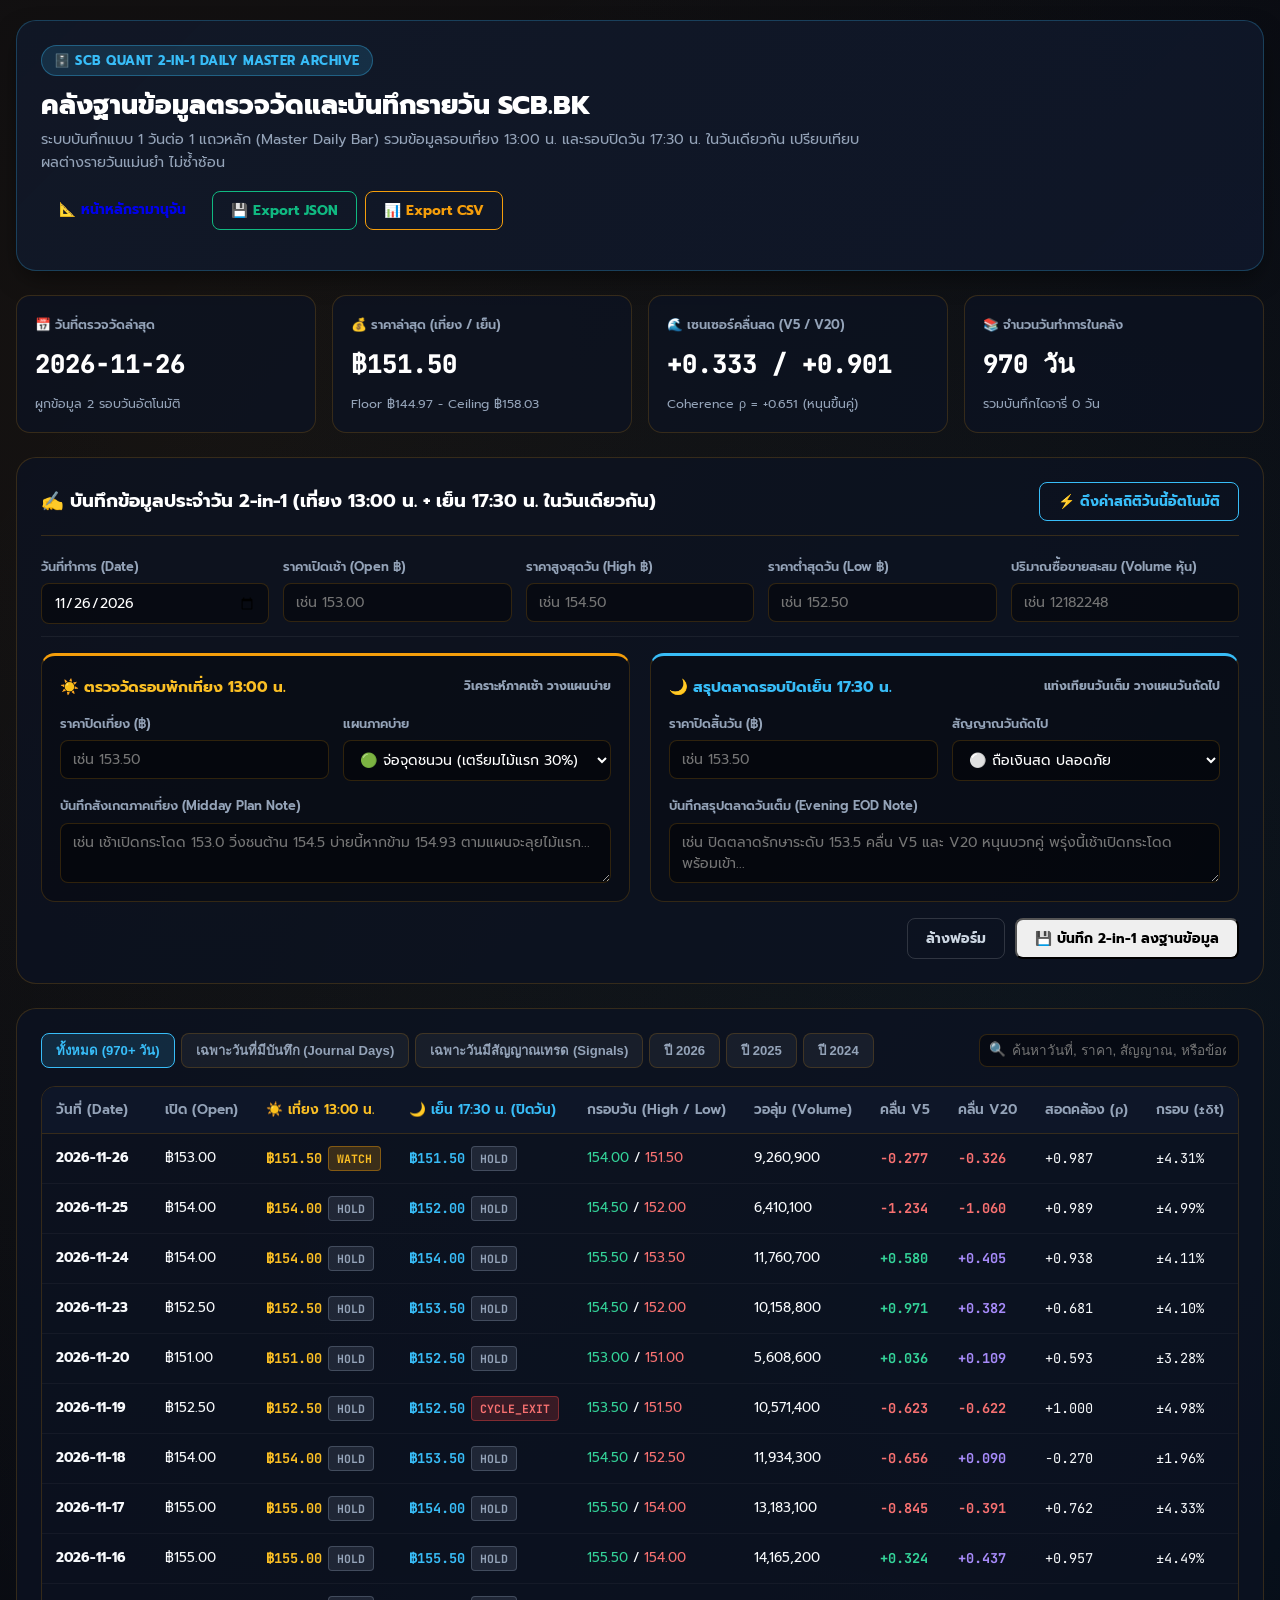
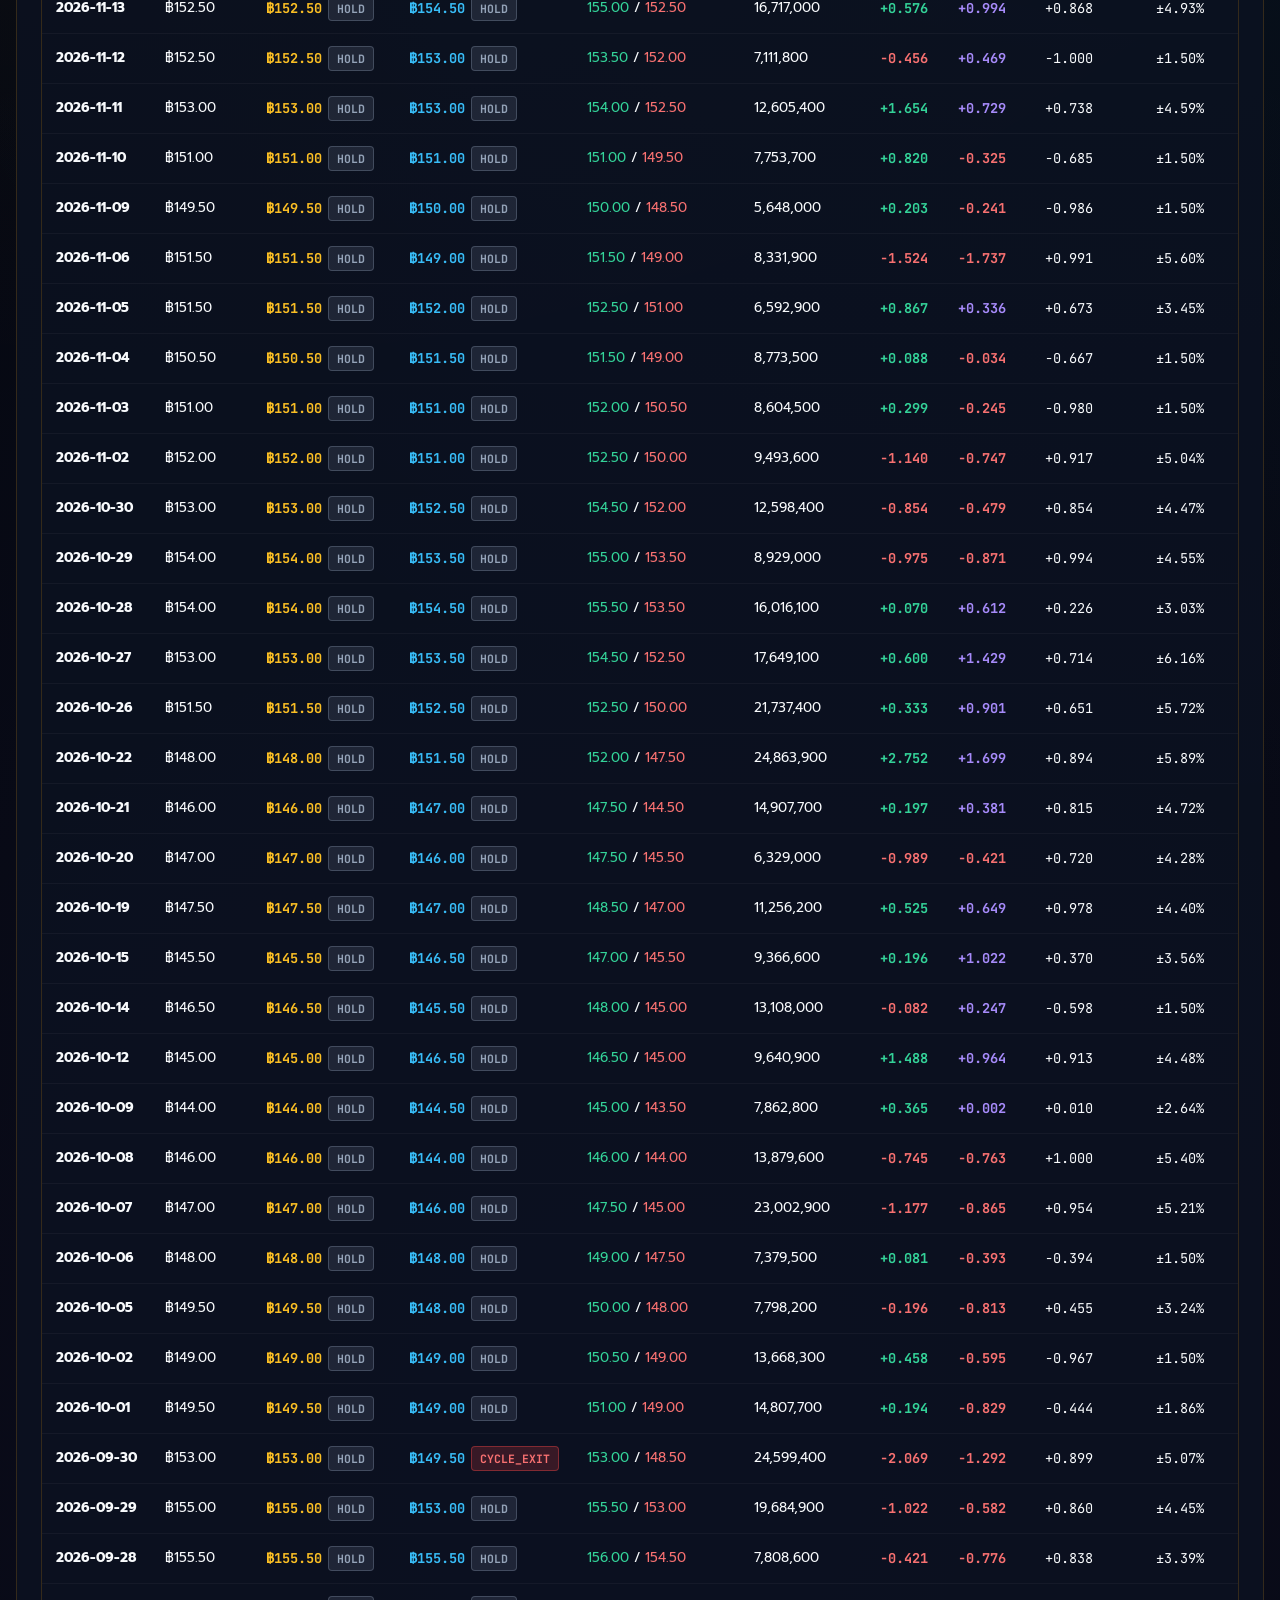
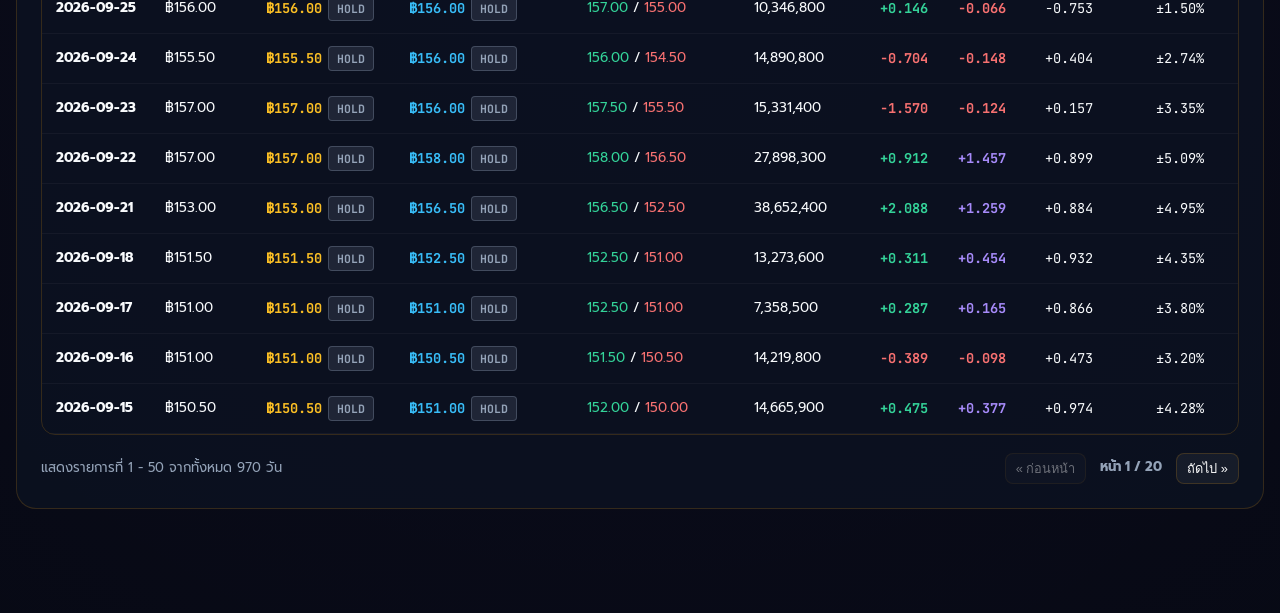
<file: quant-ramanujan/database.html>
<!DOCTYPE html>
<html lang="th">
<head>
  <meta charset="UTF-8">
  <meta http-equiv="refresh" content="0; url=./database/">
  <title>Redirecting to SCB Daily Intelligence Archive...</title>
  <script>
    window.location.replace("./database/");
  </script>
</head>
<body style="background: #0b0f17; color: #38bdf8; font-family: sans-serif; display: flex; align-items: center; justify-content: center; height: 100vh; margin: 0;">
  <div style="text-align: center;">
    <h2>กำลังเปิดคลังฐานข้อมูล 2-in-1 รายวัน...</h2>
    <p>หากระบบไม่นำทางโดยอัตโนมัติ <a href="./database/" style="color: #60a5fa;">คลิกที่นี่</a></p>
  </div>
</body>
</html>
</file>
<file: style.css>
/* ===================================================
   SmartStock - Modern Responsive CSS Design System
   Multi-Store Architecture Version
   =================================================== */

:root {
  --font-main: 'Sarabun', 'Noto Sans Thai', -apple-system, BlinkMacSystemFont, 'Segoe UI', Roboto, sans-serif;
  --font-code: 'Plus Jakarta Sans', monospace, sans-serif;

  /* Color Palette - Light Theme */
  --bg-primary: #f8fafc;
  --bg-secondary: #ffffff;
  --bg-tertiary: #f1f5f9;
  --card-bg: rgba(255, 255, 255, 0.95);
  --card-border: #e2e8f0;
  
  --text-main: #0f172a;
  --text-muted: #64748b;
  --text-light: #94a3b8;

  --primary: #4f46e5;
  --primary-hover: #4338ca;
  --primary-light: #eef2ff;
  --primary-ring: rgba(79, 70, 229, 0.25);

  --success: #10b981;
  --success-light: #ecfdf5;
  --success-text: #047857;

  --warning: #f59e0b;
  --warning-light: #fffbeb;
  --warning-text: #b45309;

  --danger: #ef4444;
  --danger-light: #fef2f2;
  --danger-text: #b91c1c;

  --shadow-sm: 0 1px 2px 0 rgba(0, 0, 0, 0.05);
  --shadow-md: 0 4px 6px -1px rgba(0, 0, 0, 0.08), 0 2px 4px -1px rgba(0, 0, 0, 0.04);
  --shadow-lg: 0 10px 15px -3px rgba(0, 0, 0, 0.1), 0 4px 6px -2px rgba(0, 0, 0, 0.05);
  --shadow-xl: 0 20px 25px -5px rgba(0, 0, 0, 0.12), 0 10px 10px -5px rgba(0, 0, 0, 0.04);

  --radius-sm: 8px;
  --radius-md: 12px;
  --radius-lg: 18px;
  --radius-full: 9999px;

  --transition: all 0.2s cubic-bezier(0.4, 0, 0.2, 1);
}

/* Dark Theme Palette */
[data-theme="dark"] {
  --bg-primary: #0b0f19;
  --bg-secondary: #111827;
  --bg-tertiary: #1f2937;
  --card-bg: rgba(17, 24, 39, 0.95);
  --card-border: #1f2937;

  --text-main: #f9fafb;
  --text-muted: #9ca3af;
  --text-light: #6b7280;

  --primary: #6366f1;
  --primary-hover: #4f46e5;
  --primary-light: rgba(99, 102, 241, 0.15);
  --primary-ring: rgba(99, 102, 241, 0.35);

  --success-light: rgba(16, 185, 129, 0.15);
  --success-text: #34d399;

  --warning-light: rgba(245, 158, 11, 0.15);
  --warning-text: #fbbf24;

  --danger-light: rgba(239, 68, 68, 0.15);
  --danger-text: #f87171;

  --shadow-sm: 0 1px 2px 0 rgba(0, 0, 0, 0.3);
  --shadow-md: 0 4px 6px -1px rgba(0, 0, 0, 0.4);
  --shadow-lg: 0 10px 15px -3px rgba(0, 0, 0, 0.5);
  --shadow-xl: 0 20px 25px -5px rgba(0, 0, 0, 0.6);
}

/* ================= Base Styles ================= */
* {
  margin: 0;
  padding: 0;
  box-sizing: border-box;
  -webkit-tap-highlight-color: transparent;
}

input, button, select, textarea, optgroup {
  font-family: inherit;
}

body {
  font-family: var(--font-main);
  background-color: var(--bg-primary);
  color: var(--text-main);
  line-height: 1.5;
  min-height: 100vh;
  transition: background-color 0.3s ease, color 0.3s ease;
  padding-bottom: 60px;
}

.app-container {
  max-width: 1100px;
  margin: 0 auto;
  padding: 16px 20px;
}

/* ================= Global Header ================= */
.app-header {
  margin-bottom: 20px;
}

.header-content {
  display: flex;
  align-items: center;
  justify-content: space-between;
  background: var(--card-bg);
  backdrop-filter: blur(12px);
  padding: 14px 20px;
  border-radius: var(--radius-lg);
  border: 1px solid var(--card-border);
  box-shadow: var(--shadow-sm);
}

.brand {
  display: flex;
  align-items: center;
  gap: 12px;
}

.brand-icon {
  width: 44px;
  height: 44px;
  border-radius: var(--radius-md);
  background: linear-gradient(135deg, #4f46e5 0%, #7c3aed 100%);
  color: #ffffff;
  display: flex;
  align-items: center;
  justify-content: center;
  box-shadow: 0 4px 12px rgba(79, 70, 229, 0.3);
}

.brand-title {
  font-size: 1.35rem;
  font-weight: 700;
  letter-spacing: -0.02em;
  background: linear-gradient(135deg, var(--text-main) 30%, var(--primary) 100%);
  -webkit-background-clip: text;
  -webkit-text-fill-color: transparent;
}

.brand-subtitle {
  font-size: 0.78rem;
  color: var(--text-muted);
  font-weight: 400;
}

/* ================= Unified Store Header (เมื่อเปิดจัดการสต็อก รวมสองส่วนเป็นหนึ่ง) ================= */
.header-store-info {
  display: flex;
  align-items: center;
  gap: 12px;
  flex: 1;
  min-width: 0;
}

.back-hub-btn {
  display: inline-flex;
  align-items: center;
  gap: 6px;
  font-weight: 600;
  padding: 8px 14px;
  height: 40px;
  border-radius: var(--radius-md);
  flex-shrink: 0;
  cursor: pointer;
}

.back-hub-btn:hover {
  background: var(--primary-light);
  color: var(--primary);
  border-color: rgba(99, 102, 241, 0.3);
}

.header-actions {
  display: flex;
  align-items: center;
  gap: 8px;
  flex-shrink: 0;
}

.header-actions .btn-sm {
  height: 40px;
  display: inline-flex;
  align-items: center;
  gap: 6px;
  padding: 8px 14px;
}

.line-btn-wrapper {
  display: inline-flex;
  align-items: center;
  gap: 4px;
}

.line-settings-pill-btn {
  font-weight: 600;
  white-space: nowrap;
  border: 1px solid var(--card-border);
  background: var(--bg-tertiary);
  color: var(--text-main);
  transition: var(--transition);
}

.line-settings-pill-btn:hover {
  background: var(--primary-light);
  color: var(--primary);
  border-color: var(--primary);
}

.icon-btn {
  background: var(--bg-tertiary);
  color: var(--text-main);
  border: 1px solid var(--card-border);
  width: 40px;
  height: 40px;
  border-radius: var(--radius-md);
  display: flex;
  align-items: center;
  justify-content: center;
  cursor: pointer;
  transition: var(--transition);
}

.icon-btn:hover {
  background: var(--primary-light);
  color: var(--primary);
  transform: translateY(-1px);
}

/* ================= VIEW 1: STORES HUB (หน้าแรก) ================= */
.hub-header-card {
  background: linear-gradient(135deg, var(--bg-secondary) 0%, var(--bg-tertiary) 100%);
  border: 1px solid var(--card-border);
  border-radius: var(--radius-lg);
  padding: 24px;
  display: flex;
  justify-content: space-between;
  align-items: center;
  flex-wrap: wrap;
  gap: 18px;
  margin-bottom: 24px;
  box-shadow: var(--shadow-sm);
}

.hub-badge-pill {
  display: inline-block;
  background: var(--primary-light);
  color: var(--primary);
  font-size: 0.8rem;
  font-weight: 600;
  padding: 4px 12px;
  border-radius: var(--radius-full);
  margin-bottom: 8px;
}

.hub-title {
  font-size: 1.45rem;
  font-weight: 700;
  letter-spacing: -0.02em;
  color: var(--text-main);
}

.hub-subtitle {
  font-size: 0.9rem;
  color: var(--text-muted);
  margin-top: 4px;
}

.btn-large {
  padding: 13px 22px;
  font-size: 1rem;
  font-weight: 600;
}

/* Stores Cards Grid */
/* Stores Cards List (Horizontal Full-Width Rows) */
.stores-grid {
  display: flex;
  flex-direction: column;
  gap: 16px;
  width: 100%;
}

.store-card {
  background: var(--card-bg);
  border: 1px solid var(--card-border);
  border-radius: var(--radius-lg);
  padding: 20px 24px;
  box-shadow: var(--shadow-sm);
  display: flex;
  flex-direction: column; /* แสดงผลแบบเดียวเท่านั้น: เลย์เอาต์แนวตั้ง/สองชั้นสวยงามทุกหน้าจอ */
  align-items: stretch;
  gap: 16px;
  transition: var(--transition);
  position: relative;
  width: 100%;
}

.store-card:hover {
  transform: translateY(-2px);
  box-shadow: var(--shadow-md);
  border-color: rgba(99, 102, 241, 0.45);
}

.store-card-left {
  display: flex;
  flex-direction: column;
  gap: 8px;
  width: 100%;
}

.store-avatar {
  font-family: var(--font-code);
  font-size: 1.25rem;
  font-weight: 800;
  color: var(--primary);
  background: var(--primary-light);
  border: 1.5px solid rgba(99, 102, 241, 0.28);
  width: 52px;
  height: 52px;
  border-radius: var(--radius-md);
  display: flex;
  align-items: center;
  justify-content: center;
  flex-shrink: 0;
  box-shadow: 0 2px 6px rgba(0, 0, 0, 0.15);
}

.store-info-content {
  flex: 1;
  min-width: 0;
}

.store-title-wrap {
  display: flex;
  align-items: center;
  gap: 12px;
  flex-wrap: wrap;
  margin-bottom: 5px;
}

.store-name-title {
  font-size: 1.2rem;
  font-weight: 700;
  color: var(--text-main);
  line-height: 1.35;
  margin: 0;
  word-break: break-word;
}

.store-status-wrap {
  display: inline-flex;
  align-items: center;
}

.store-code-pill {
  display: inline-block;
  font-family: var(--font-code);
  font-size: 0.78rem;
  font-weight: 700;
  color: var(--primary);
  background: var(--primary-light);
  padding: 3px 10px;
  border-radius: var(--radius-full);
}

.store-tag-badge {
  display: inline-block;
  font-size: 0.72rem;
  font-weight: 600;
  color: var(--primary);
  background: var(--primary-light);
  padding: 2px 8px;
  border-radius: var(--radius-sm);
  margin-top: 3px;
}

.store-desc-text {
  font-size: 1.2rem;
  font-weight: 400;
  color: var(--text-muted);
  line-height: 1.45;
  margin: 0;
  word-break: break-word;
}

.store-card-right {
  display: flex;
  flex-direction: row;
  align-items: center;
  justify-content: space-between;
  width: 100%;
  flex-wrap: nowrap;
  gap: 16px;
  padding-bottom: 16px;
  border-bottom: 1px solid var(--card-border);
}

.store-stats-row {
  display: flex;
  align-items: center;
  gap: 14px;
  background: var(--bg-primary);
  border: 1px solid var(--card-border);
  padding: 8px 16px;
  border-radius: var(--radius-md);
  margin: 0;
}

.store-stat-item {
  display: flex;
  flex-direction: column;
  align-items: center;
  text-align: center;
  min-width: 68px;
}

.store-stat-item:not(:last-child) {
  border-right: 1px solid var(--card-border);
  padding-right: 14px;
}

.store-stat-val {
  font-size: 1.2rem;
  font-weight: 800;
  font-family: var(--font-code);
  color: var(--text-main);
  line-height: 1.2;
}

.store-stat-code {
  color: var(--primary);
}

.store-stat-lbl {
  font-size: 1.2rem;
  font-weight: 600;
  color: var(--text-muted);
  white-space: nowrap;
  margin-top: 4px;
}

.lbl-mobile,
.btn-text-mobile {
  display: none;
}

.lbl-desktop,
.btn-text-desktop {
  display: inline;
}

.store-card-actions {
  display: flex;
  align-items: center;
  gap: 8px;
}

.btn-open-store {
  background: var(--primary);
  color: #ffffff;
  border: none;
  font-weight: 600;
  padding: 8px 16px;
  height: auto;
  min-height: 40px;
  border-radius: var(--radius-md);
  font-size: 1.2rem;
  cursor: pointer;
  transition: var(--transition);
  display: flex;
  align-items: center;
  gap: 6px;
  white-space: nowrap;
  box-shadow: 0 2px 8px rgba(99, 102, 241, 0.25);
}

.btn-open-store:hover {
  background: var(--primary-hover);
  transform: translateY(-1px);
  box-shadow: 0 4px 14px rgba(99, 102, 241, 0.35);
}

.btn-card-more {
  background: var(--bg-tertiary);
  color: var(--text-muted);
  border: 1px solid var(--card-border);
  border-radius: var(--radius-md);
  width: 42px;
  height: 42px;
  display: flex;
  align-items: center;
  justify-content: center;
  cursor: pointer;
  font-size: 1.05rem;
  transition: var(--transition);
}

.btn-card-more:hover {
  color: var(--text-main);
  background: var(--card-border);
  transform: translateY(-1px);
}

.btn-card-more.btn-delete-store:hover {
  background: rgba(239, 68, 68, 0.15);
  border-color: rgba(239, 68, 68, 0.4);
  color: #ef4444;
}
}

/* ================= VIEW 2: ACTIVE STORE BANNER ================= */
.active-store-banner {
  background: var(--card-bg);
  border: 1px solid var(--card-border);
  border-radius: var(--radius-lg);
  padding: 14px 20px;
  display: flex;
  justify-content: space-between;
  align-items: center;
  margin-bottom: 18px;
  flex-wrap: wrap;
  gap: 12px;
}

.store-banner-left {
  display: flex;
  align-items: center;
  gap: 14px;
  flex-wrap: wrap;
}

.current-store-info {
  display: flex;
  align-items: center;
  gap: 10px;
  min-width: 0;
}

.store-status-dot {
  width: 12px;
  height: 12px;
  border-radius: 50%;
  background: var(--success);
  box-shadow: 0 0 0 3px rgba(16, 185, 129, 0.25);
  flex-shrink: 0;
}

.current-store-title {
  font-size: 1.7rem;
  font-weight: 800;
  color: var(--text-main);
  line-height: 1.25;
  letter-spacing: -0.01em;
}

/* ================= Navigation Tabs ================= */
.nav-tabs {
  display: flex;
  gap: 8px;
  background: var(--bg-tertiary);
  padding: 6px;
  border-radius: var(--radius-lg);
  margin-bottom: 20px;
  overflow-x: auto;
  -webkit-overflow-scrolling: touch;
}

.nav-tab {
  flex: 1;
  display: flex;
  align-items: center;
  justify-content: center;
  gap: 8px;
  padding: 10px 16px;
  border: none;
  background: transparent;
  color: var(--text-muted);
  font-family: var(--font-main);
  font-size: 0.92rem;
  font-weight: 500;
  border-radius: var(--radius-md);
  cursor: pointer;
  transition: var(--transition);
  white-space: nowrap;
}

.nav-tab.active {
  background: var(--card-bg);
  color: var(--primary);
  font-weight: 600;
  box-shadow: var(--shadow-sm);
}

.badge-alert-count {
  background: var(--danger);
  color: #ffffff;
  font-size: 0.72rem;
  font-weight: 700;
  padding: 2px 7px;
  border-radius: var(--radius-full);
  display: inline-flex;
}

/* ================= Metrics Summary Grid ================= */
.metrics-grid {
  display: grid;
  grid-template-columns: repeat(auto-fit, minmax(210px, 1fr));
  gap: 14px;
  margin-bottom: 24px;
}

.metric-card {
  background: var(--card-bg);
  border: 1px solid var(--card-border);
  border-radius: var(--radius-lg);
  padding: 16px 18px;
  box-shadow: var(--shadow-sm);
  transition: var(--transition);
}

.metric-card:hover {
  transform: translateY(-2px);
  box-shadow: var(--shadow-md);
}

.metric-card.highlight-warning {
  border-color: rgba(245, 158, 11, 0.4);
  cursor: pointer;
}

.metric-card.highlight-warning:hover {
  border-color: var(--warning);
}

.metric-header {
  display: flex;
  justify-content: space-between;
  align-items: center;
  margin-bottom: 8px;
}

.metric-label {
  font-size: 0.85rem;
  color: var(--text-muted);
  font-weight: 500;
}

.metric-icon {
  font-size: 1.1rem;
}

.metric-value {
  font-size: 1.65rem;
  font-weight: 700;
  font-family: var(--font-code);
  color: var(--text-main);
  letter-spacing: -0.02em;
}

.metric-value.alert-text {
  color: var(--danger);
}

.metric-foot {
  font-size: 0.75rem;
  color: var(--text-light);
  margin-top: 4px;
}

/* ================= Controls Card ================= */
.controls-card {
  display: flex;
  flex-wrap: wrap;
  gap: 12px;
  margin-bottom: 20px;
}

.search-box {
  flex: 1 1 280px;
  position: relative;
  display: flex;
  align-items: center;
  background: var(--card-bg);
  border: 1.5px solid var(--card-border);
  border-radius: var(--radius-md);
  padding: 4px 16px;
  min-height: 52px;
  transition: var(--transition);
}

.search-box:focus-within {
  border-color: var(--primary);
  box-shadow: 0 0 0 3px var(--primary-ring);
}

.search-box svg {
  color: var(--primary);
  margin-right: 12px;
  width: 22px;
  height: 22px;
  flex-shrink: 0;
}

.search-box input {
  width: 100%;
  padding: 8px 0;
  border: none;
  background: transparent;
  color: var(--text-main);
  font-family: var(--font-main);
  font-size: 1.2rem;
  font-weight: 600;
  outline: none;
}

.search-box input::placeholder {
  font-size: 1.2rem;
  font-weight: 400;
  color: var(--text-light);
}

.clear-btn {
  background: none;
  border: none;
  color: var(--text-light);
  font-size: 1.4rem;
  cursor: pointer;
  padding: 0 6px;
  display: flex;
  align-items: center;
  justify-content: center;
  transition: var(--transition);
}

.clear-btn:hover {
  color: var(--danger);
}

.filter-actions {
  display: flex;
  gap: 10px;
  align-items: center;
  flex-wrap: wrap;
}

.filter-actions .btn {
  min-height: 52px;
  padding: 0 18px;
  font-size: 0.95rem;
  font-weight: 600;
  white-space: nowrap;
}

.custom-select {
  background: var(--card-bg);
  color: var(--text-main);
  border: 1px solid var(--card-border);
  border-radius: var(--radius-md);
  padding: 10px 14px;
  font-family: var(--font-main);
  font-size: 0.9rem;
  outline: none;
  cursor: pointer;
  transition: var(--transition);
}

.custom-select:focus {
  border-color: var(--primary);
  box-shadow: 0 0 0 3px var(--primary-ring);
}

/* ================= Buttons ================= */
.btn {
  display: inline-flex;
  align-items: center;
  justify-content: center;
  gap: 8px;
  padding: 11px 18px;
  border-radius: var(--radius-md);
  font-family: var(--font-main);
  font-size: 0.92rem;
  font-weight: 500;
  border: none;
  cursor: pointer;
  transition: var(--transition);
}

.btn-primary {
  background: var(--primary);
  color: #ffffff;
  box-shadow: 0 2px 8px rgba(79, 70, 229, 0.28);
}

.btn-primary:hover {
  background: var(--primary-hover);
  transform: translateY(-1px);
  box-shadow: 0 4px 12px rgba(79, 70, 229, 0.35);
}

.btn-secondary {
  background: var(--bg-tertiary);
  color: var(--text-main);
  border: 1px solid var(--card-border);
}

.btn-secondary:hover {
  background: var(--card-border);
}

.btn-danger {
  background: var(--danger);
  color: #ffffff;
}

.btn-danger:hover {
  background: #dc2626;
}

.btn-sm {
  padding: 6px 12px;
  font-size: 0.82rem;
  border-radius: var(--radius-sm);
}

.full-width {
  width: 100%;
}

/* ================= Section Header ================= */
.section-title-row {
  display: flex;
  justify-content: space-between;
  align-items: center;
  margin-bottom: 14px;
}

.section-title {
  font-size: 1.2rem;
  font-weight: 700;
  color: var(--text-main);
}

.section-subtitle {
  font-size: 0.95rem;
  color: var(--text-muted);
  margin-top: 2px;
}

.item-count-badge {
  font-size: 1.2rem;
  font-weight: 600;
  background: var(--bg-tertiary);
  padding: 4px 14px;
  border-radius: var(--radius-full);
  color: var(--text-muted);
}

/* ================= 4-Column Compact Stock Table (แบบย่อ ง่าย เบา เร็ว ตามรูป) ================= */
.inventory-top-tools {
  display: flex;
  align-items: center;
  gap: 10px;
  flex-wrap: wrap;
}

.view-mode-toggle {
  display: inline-flex;
  background: var(--bg-tertiary);
  border: 1px solid var(--card-border);
  border-radius: var(--radius-md);
  padding: 3px;
  gap: 3px;
}

.view-mode-toggle .toggle-btn {
  border: none;
  background: transparent;
  color: var(--text-muted);
  font-family: var(--font-main);
  font-size: 0.82rem;
  font-weight: 500;
  padding: 6px 12px;
  border-radius: var(--radius-sm);
  cursor: pointer;
  transition: var(--transition);
}

.view-mode-toggle .toggle-btn.active {
  background: var(--card-bg);
  color: var(--primary);
  font-weight: 600;
  box-shadow: var(--shadow-sm);
}

.order-summary-alert {
  background: linear-gradient(135deg, rgba(239, 68, 68, 0.12) 0%, rgba(245, 158, 11, 0.12) 100%);
  border: 1px solid rgba(239, 68, 68, 0.35);
  border-radius: var(--radius-md);
  padding: 12px 16px;
  margin-bottom: 16px;
  display: flex;
  align-items: center;
  justify-content: space-between;
  gap: 12px;
  flex-wrap: wrap;
  font-size: 0.92rem;
  font-weight: 600;
  color: var(--text-main);
}

.table-responsive-wrapper {
  background: var(--card-bg);
  border: 1px solid var(--card-border);
  border-radius: var(--radius-lg);
  overflow-x: auto;
  box-shadow: var(--shadow-sm);
  margin-bottom: 20px;
}

.compact-stock-table {
  width: 100%;
  border-collapse: collapse;
  font-family: var(--font-main);
  text-align: left;
}

.compact-stock-table th {
  background: var(--bg-tertiary);
  color: var(--text-main);
  font-size: 1.2rem;
  font-weight: 700;
  padding: 14px 16px;
  border-bottom: 1px solid var(--card-border);
  white-space: nowrap;
}

.compact-stock-table td {
  padding: 14px 16px;
  border-bottom: 1px solid var(--card-border);
  vertical-align: middle;
  font-size: 1.2rem;
}

.compact-stock-table tbody tr:last-child td {
  border-bottom: none;
}

/* Column Width Allocation - ยกพื้นที่ว่างในแถวทั้งหมดให้คอลัมน์ "รายการ" ขยายได้ยาวที่สุด */
.compact-stock-table th.col-name,
.compact-stock-table td:first-child {
  width: auto;
  min-width: 220px;
}

.compact-stock-table th.col-cost,
.compact-stock-table td:nth-child(2),
.compact-stock-table th.col-actual,
.compact-stock-table td:nth-child(3),
.compact-stock-table th.col-target,
.compact-stock-table td:nth-child(4),
.compact-stock-table th.col-price,
.compact-stock-table td:nth-child(5),
.compact-stock-table th.col-order,
.compact-stock-table td:nth-child(6) {
  width: 1%;
  white-space: nowrap;
}

.compact-stock-table tbody tr {
  transition: var(--transition);
}

.compact-stock-table tbody tr:hover {
  background: rgba(99, 102, 241, 0.04);
}

.compact-stock-table tbody tr.row-needs-order {
  background: rgba(239, 68, 68, 0.03);
}

.compact-stock-table tbody tr.row-needs-order:hover {
  background: rgba(239, 68, 68, 0.07);
}

.text-center {
  text-align: center;
}

/* Columns */
.col-name-wrapper {
  display: flex;
  flex-direction: column;
  gap: 3px;
}

.battery-name {
  font-size: 1.2rem;
  font-weight: 700;
  color: var(--text-main);
  letter-spacing: -0.01em;
}

.battery-name-btn {
  background: transparent;
  border: none;
  padding: 0;
  margin: 0;
  text-align: left;
  font-family: inherit;
  font-size: 1.2rem;
  font-weight: 700;
  color: var(--text-main);
  letter-spacing: -0.01em;
  cursor: pointer;
  display: inline-flex;
  align-items: center;
  gap: 6px;
  transition: color var(--transition-fast);
}

.battery-name-btn:hover {
  color: var(--primary);
}

.battery-name-btn .edit-icon-hint {
  font-size: 1rem;
  opacity: 0.35;
  transition: opacity var(--transition-fast), transform var(--transition-fast);
}

.battery-name-btn:hover .edit-icon-hint {
  opacity: 1;
  transform: scale(1.18);
}

.modal-footer-space-between {
  display: flex;
  justify-content: space-between;
  align-items: center;
  width: 100%;
}

.modal-footer-actions {
  display: flex;
  gap: 8px;
  align-items: center;
}

.btn-danger-outline {
  background: transparent;
  color: var(--danger);
  border: 1px solid rgba(239, 68, 68, 0.35);
  font-size: 0.88rem;
  padding: 8px 14px;
  border-radius: var(--radius-md);
  font-weight: 600;
  cursor: pointer;
  display: inline-flex;
  align-items: center;
  gap: 6px;
  transition: all var(--transition-fast);
}

.btn-danger-outline:hover {
  background: rgba(239, 68, 68, 0.12);
  border-color: var(--danger);
  color: var(--danger);
}

.battery-meta {
  display: flex;
  align-items: center;
  gap: 8px;
  font-size: 0.78rem;
  color: var(--text-muted);
}

.battery-badge-cat {
  background: var(--bg-tertiary);
  padding: 2px 7px;
  border-radius: var(--radius-sm);
  font-size: 0.75rem;
}

/* Cost and Selling Price Columns (ราคาทุน/หน่วย และ ราคาขาย/หน่วย) */
.col-cost, .col-price {
  white-space: nowrap;
}

.price-val-wrapper {
  display: inline-flex;
  align-items: baseline;
  justify-content: center;
  gap: 2px;
}

.cost-price-val {
  font-family: var(--font-code);
  font-size: 1.2rem;
  font-weight: 700;
  color: #94a3b8;
  letter-spacing: -0.01em;
}

[data-theme="light"] .cost-price-val {
  color: #64748b;
}

.sell-price-val {
  font-family: var(--font-code);
  font-size: 1.2rem;
  font-weight: 700;
  color: #10b981;
  letter-spacing: -0.01em;
}

[data-theme="dark"] .sell-price-val {
  color: #34d399;
}

.table-unit-sub {
  font-size: 0.95rem;
  color: var(--text-muted);
  font-weight: 500;
}

/* Target Column */
.target-val {
  font-family: var(--font-code);
  font-size: 1.2rem;
  font-weight: 700;
  color: var(--text-main);
}

/* Stock Quantity Cell (Compact Pill: Number + Voice Mic Button) */
.stock-qty-cell,
.actual-count-stepper {
  display: inline-flex;
  align-items: center;
  justify-content: space-between;
  gap: 6px;
  background: var(--bg-tertiary);
  padding: 3px 3px 3px 10px;
  border-radius: var(--radius-md);
  border: 1px solid var(--card-border);
  min-height: 44px;
  box-sizing: border-box;
  transition: all var(--transition-fast);
}

.stock-qty-cell:hover,
.actual-count-stepper:hover {
  border-color: rgba(99, 102, 241, 0.45);
  box-shadow: 0 2px 10px rgba(0, 0, 0, 0.1);
}

.stock-qty-val,
.actual-val {
  font-family: var(--font-code);
  font-size: 1.2rem;
  font-weight: 700;
  min-width: 32px;
  text-align: center;
  color: var(--text-main);
  cursor: pointer;
  padding: 4px 6px;
  border-radius: 4px;
  transition: var(--transition-fast);
}

.stock-qty-val:hover,
.actual-val:hover {
  background: var(--primary-light);
  color: var(--primary);
}

/* Distinct value colors for target vs actual count */
.val-target {
  color: var(--text-main);
}

.val-actual {
  color: #10b981;
}

[data-theme="dark"] .val-actual {
  color: #34d399;
}

.val-price {
  color: #10b981;
}

[data-theme="dark"] .val-price {
  color: #34d399;
}

.price-cell {
  min-width: 130px;
}

.val-cost {
  color: #94a3b8;
  font-family: var(--font-code);
  font-size: 1.2rem;
  font-weight: 700;
  letter-spacing: -0.01em;
}

[data-theme="dark"] .val-cost {
  color: #cbd5e1;
}

[data-theme="light"] .val-cost {
  color: #475569;
}

.cost-cell {
  min-width: 130px;
}

/* Stepper & Cell Mic Voice Buttons (ออกแบบใหม่เป็นรูปทรงผืนผ้า ใหญ่เต็มพื้นที่ กดง่าย) */
.cell-mic-btn,
.stepper-mic-btn {
  width: 52px;
  height: 38px;
  border-radius: 8px;
  border: 1.5px solid transparent;
  background: var(--card-bg);
  cursor: pointer;
  display: inline-flex;
  align-items: center;
  justify-content: center;
  transition: all var(--transition-fast);
  padding: 0;
  position: relative;
  flex-shrink: 0;
}

.cell-mic-btn svg,
.stepper-mic-btn svg {
  width: 22px;
  height: 22px;
  stroke-width: 2.3;
  transition: transform var(--transition-fast);
}

/* สีสำหรับไมค์ช่อง "สต็อกเป้าหมาย" (รูปทรงผืนผ้า โทนสีกรมท่า/คราม เรียบหรู) */
.stepper-mic-btn.mic-target-btn {
  color: #94a3b8;
  background: rgba(148, 163, 184, 0.12);
  border-color: rgba(148, 163, 184, 0.35);
}

[data-theme="light"] .stepper-mic-btn.mic-target-btn {
  color: #475569;
  background: #e2e8f0;
  border-color: rgba(100, 116, 139, 0.35);
}

.stepper-mic-btn.mic-target-btn:hover {
  background: var(--primary);
  color: #ffffff;
  border-color: var(--primary);
  transform: translateY(-1px);
  box-shadow: 0 3px 10px rgba(79, 70, 229, 0.35);
}

.stepper-mic-btn.mic-target-btn:hover svg {
  transform: scale(1.12);
}

/* สีสำหรับไมค์ช่อง "นับได้จริง" (รูปทรงผืนผ้า โทนเขียวมรกต สดใส ชัดเจน กดง่าย) */
.stepper-mic-btn.mic-actual-btn {
  color: #10b981;
  background: rgba(16, 185, 129, 0.15);
  border-color: rgba(16, 185, 129, 0.4);
}

[data-theme="dark"] .stepper-mic-btn.mic-actual-btn {
  color: #34d399;
  background: rgba(16, 185, 129, 0.2);
  border-color: rgba(52, 211, 153, 0.45);
}

.stepper-mic-btn.mic-actual-btn:hover {
  background: #10b981;
  color: #ffffff;
  border-color: #10b981;
  transform: translateY(-1px);
  box-shadow: 0 3px 10px rgba(16, 185, 129, 0.4);
}

.stepper-mic-btn.mic-actual-btn:hover svg {
  transform: scale(1.12);
}

/* สีสำหรับไมค์ช่อง "ราคาขาย" (รูปทรงผืนผ้า โทนเขียวมรกต สดใส ชัดเจน ตรงกับสีราคาขาย) */
.stepper-mic-btn.mic-price-btn {
  color: #10b981;
  background: rgba(16, 185, 129, 0.15);
  border-color: rgba(16, 185, 129, 0.4);
}

[data-theme="dark"] .stepper-mic-btn.mic-price-btn {
  color: #34d399;
  background: rgba(16, 185, 129, 0.2);
  border-color: rgba(52, 211, 153, 0.45);
}

.stepper-mic-btn.mic-price-btn:hover {
  background: #10b981;
  color: #ffffff;
  border-color: #10b981;
  transform: translateY(-1px);
  box-shadow: 0 3px 10px rgba(16, 185, 129, 0.4);
}

.stepper-mic-btn.mic-price-btn:hover svg {
  transform: scale(1.12);
}

/* สีสำหรับไมค์ช่อง "ราคาทุน" (รูปทรงผืนผ้า โทนสีทอง/อำพัน โดดเด่น สวยงาม) */
.stepper-mic-btn.mic-cost-btn {
  color: #f59e0b;
  background: rgba(245, 158, 11, 0.15);
  border-color: rgba(245, 158, 11, 0.4);
}

[data-theme="dark"] .stepper-mic-btn.mic-cost-btn {
  color: #fbbf24;
  background: rgba(245, 158, 11, 0.2);
  border-color: rgba(251, 191, 36, 0.45);
}

.stepper-mic-btn.mic-cost-btn:hover {
  background: #f59e0b;
  color: #ffffff;
  border-color: #f59e0b;
  transform: translateY(-1px);
  box-shadow: 0 3px 10px rgba(245, 158, 11, 0.4);
}

.stepper-mic-btn.mic-cost-btn:hover svg {
  transform: scale(1.12);
}

/* สถานะกำลังฟังเสียง (Recording Active Pulsing) */
.stepper-mic-btn.listening {
  background: #ef4444 !important;
  color: #ffffff !important;
  border-color: #f87171 !important;
  animation: stepperMicPulse 1.2s infinite ease-in-out;
  box-shadow: 0 0 10px rgba(239, 68, 68, 0.6);
}

@keyframes stepperMicPulse {
  0% { transform: scale(1); box-shadow: 0 0 0 0 rgba(239, 68, 68, 0.7); }
  50% { transform: scale(1.15); box-shadow: 0 0 0 6px rgba(239, 68, 68, 0); }
  100% { transform: scale(1); box-shadow: 0 0 0 0 rgba(239, 68, 68, 0); }
}

.actual-val.listening-val {
  background: rgba(239, 68, 68, 0.15) !important;
  color: #ef4444 !important;
  border-radius: 4px;
  animation: blinkListening 0.8s infinite alternate;
}

@keyframes blinkListening {
  from { opacity: 0.45; }
  to { opacity: 1; }
}

/* Order Column (สรุปสั้นๆ: สีแดงเพิ่มเท่าไร / สีเขียวไม่ต้องเพิ่ม) */
.order-badge-simple {
  display: inline-flex;
  align-items: center;
  justify-content: center;
  padding: 6px 16px;
  border-radius: var(--radius-full);
  font-family: var(--font-main);
  font-size: 1.2rem;
  font-weight: 700;
  white-space: nowrap;
  letter-spacing: -0.01em;
}

.order-badge-simple.need-order {
  background: rgba(239, 68, 68, 0.14);
  color: #dc2626;
  border: 1px solid rgba(239, 68, 68, 0.3);
}

.order-badge-simple.stock-ok {
  background: rgba(16, 185, 129, 0.14);
  color: #059669;
  border: 1px solid rgba(16, 185, 129, 0.3);
}

[data-theme="dark"] .order-badge-simple.need-order {
  background: rgba(239, 68, 68, 0.22);
  color: #f87171;
  border: 1px solid rgba(248, 113, 113, 0.4);
}

[data-theme="dark"] .order-badge-simple.stock-ok {
  background: rgba(16, 185, 129, 0.22);
  color: #34d399;
  border: 1px solid rgba(52, 211, 153, 0.4);
}

/* Actions in Table */
.table-row-actions {
  display: flex;
  align-items: center;
  justify-content: center;
  gap: 6px;
}

.btn-table-action {
  background: var(--bg-tertiary);
  color: var(--text-main);
  border: 1px solid var(--card-border);
  border-radius: var(--radius-sm);
  padding: 6px 10px;
  font-size: 0.8rem;
  font-weight: 600;
  cursor: pointer;
  transition: var(--transition);
  display: inline-flex;
  align-items: center;
  gap: 4px;
}

.btn-table-action:hover {
  background: var(--primary-light);
  color: var(--primary);
}

/* Footnote formula explanation */
.table-formula-footnote {
  padding: 16px 20px;
  background: var(--bg-tertiary);
  border-top: 1px solid var(--card-border);
}

.footnote-item {
  display: flex;
  align-items: flex-start;
  gap: 12px;
}

.footnote-bullet {
  font-size: 1.1rem;
  line-height: 1.4;
  color: var(--text-muted);
}

.footnote-content {
  display: flex;
  flex-direction: column;
  gap: 4px;
}

.footnote-title {
  font-weight: 600;
  color: var(--text-main);
  font-size: 0.9rem;
}

.formula-code {
  font-family: var(--font-code);
  font-weight: 700;
  background: var(--card-bg);
  color: var(--primary);
  border: 1px solid var(--card-border);
  padding: 2px 8px;
  border-radius: var(--radius-sm);
  display: inline-block;
  width: fit-content;
}

.footnote-desc {
  font-size: 0.82rem;
  color: var(--text-muted);
  line-height: 1.4;
}

/* ==========================================================================
   Store Inventory Page - Uniform Font Size (ข้อความทั้งหน้าขนาดตัวอักษรเท่ากันทั้งหมด)
   ========================================================================== */
#headerStoreInfo .store-code-pill,
#backToHubBtn,
#backToHubBtn span,
#editCurrentStoreBtn,
#editCurrentStoreBtn span,
#storeDetailView .search-box input,
#storeDetailView .search-box input::placeholder,
#storeDetailView .filter-actions .btn,
#storeDetailView .filter-actions .btn span,
#storeDetailView .compact-stock-table th,
#storeDetailView .compact-stock-table td,
#storeDetailView .battery-name,
#storeDetailView .battery-name-btn,
#storeDetailView .battery-name-btn span,
#storeDetailView .cost-price-val,
#storeDetailView .sell-price-val,
#storeDetailView .stock-qty-val,
#storeDetailView .actual-val,
#storeDetailView .target-val,
#storeDetailView .order-badge-simple {
  font-size: 1.2rem !important;
}

/* ชื่อร้านค้าด้านบน: ขนาดใหญ่คงที่เท่ากันทุกหน้าจอตามคำขอ */
#headerStoreInfo .current-store-title {
  font-size: 1.7rem !important;
  font-weight: 800 !important;
  line-height: 1.25;
  letter-spacing: -0.01em;
  color: var(--text-main);
}

#headerStoreInfo .store-code-pill {
  display: none !important;
}

#backToHubBtn,
#editCurrentStoreBtn {
  height: auto;
  padding: 8px 16px;
  font-weight: 600;
}

#storeDetailView .filter-actions .btn {
  font-weight: 600;
  padding: 10px 18px;
}

#storeDetailView .compact-stock-table th {
  font-weight: 700;
  color: var(--text-main);
  padding: 14px 16px;
}

#storeDetailView .compact-stock-table td {
  padding: 14px 16px;
}

/* ==========================================================================
   Stores Hub Page - Uniform Font Size (หน้ารวมร้านค้า ข้อความทั้งหน้าขนาดเท่ากันทั้งหมด 1.2rem)
   ========================================================================== */
#storesHubView .section-title,
#storesHubView .item-count-badge,
#storesHubView .store-name-title,
#storesHubView .stock-status-pill,
#storesHubView .store-desc-text,
#storesHubView .store-stat-val,
#storesHubView .store-stat-lbl,
#storesHubView .btn-open-store,
#storesHubView .btn-open-store span,
#openAddStoreBtn,
#openAddStoreBtn span,
.btn-open-store,
.btn-open-store span {
  font-size: 1.2rem !important;
}

#storesHubView .item-count-badge {
  padding: 4px 14px;
  font-weight: 600;
}

#storesHubView .stock-status-pill {
  padding: 4px 14px;
  font-weight: 700;
}

#storesHubView .store-stat-lbl {
  margin-top: 4px;
  font-weight: 600;
}

/* ปุ่มกดทั้งหมดในหน้ารวมร้านค้าและปุ่มด้านบนสุด ใช้ขนาดตัวอักษรเท่ากับข้อความทั้งหน้าต่าง (1.2rem) */
#openAddStoreBtn,
#openAddStoreBtn span,
.btn-open-store,
.btn-open-store span,
#storesHubView .btn-open-store,
#storesHubView .btn-open-store span {
  font-size: 1.2rem !important;
  font-weight: 700;
}

#storesHubView .btn-open-store,
#openAddStoreBtn {
  height: auto;
  min-height: 42px;
  padding: 8px 16px;
}

/* ================= Product Cards Grid ================= */
.product-cards-grid {
  display: grid;
  grid-template-columns: repeat(auto-fill, minmax(310px, 1fr));
  gap: 16px;
}

.product-card {
  background: var(--card-bg);
  border: 1px solid var(--card-border);
  border-radius: var(--radius-lg);
  padding: 18px;
  box-shadow: var(--shadow-sm);
  display: flex;
  flex-direction: column;
  justify-content: space-between;
  transition: var(--transition);
  position: relative;
}

.product-card:hover {
  transform: translateY(-2px);
  box-shadow: var(--shadow-md);
  border-color: rgba(99, 102, 241, 0.4);
}

.product-card.is-low-stock {
  border-left: 4px solid var(--danger);
}

.product-card-top {
  display: flex;
  justify-content: space-between;
  align-items: flex-start;
  gap: 12px;
  margin-bottom: 12px;
}

.product-sku {
  display: inline-block;
  font-family: var(--font-code);
  font-size: 0.75rem;
  color: var(--text-light);
  background: var(--bg-tertiary);
  padding: 2px 8px;
  border-radius: var(--radius-sm);
  margin-bottom: 4px;
}

.product-name {
  font-size: 1.05rem;
  font-weight: 600;
  color: var(--text-main);
  line-height: 1.35;
}

.product-cat {
  font-size: 0.78rem;
  color: var(--text-muted);
  margin-top: 2px;
}

.stock-status-pill {
  font-size: 1.2rem;
  font-weight: 700;
  padding: 4px 14px;
  border-radius: var(--radius-full);
  white-space: nowrap;
}

.status-normal {
  background: var(--success-light);
  color: var(--success-text);
}

.status-warning {
  background: var(--warning-light);
  color: var(--warning-text);
}

.status-danger {
  background: var(--danger-light);
  color: var(--danger-text);
}

/* Quantity and Pricing Row */
.product-stats-row {
  display: flex;
  justify-content: space-between;
  align-items: baseline;
  padding: 12px 0;
  border-top: 1px dashed var(--card-border);
  border-bottom: 1px dashed var(--card-border);
  margin-bottom: 14px;
}

.product-qty-block {
  display: flex;
  align-items: baseline;
  gap: 6px;
}

.product-qty-number {
  font-size: 1.8rem;
  font-weight: 700;
  font-family: var(--font-code);
}

.product-unit {
  font-size: 0.85rem;
  color: var(--text-muted);
}

.product-price-block {
  text-align: right;
}

.product-unit-price {
  font-size: 0.95rem;
  font-weight: 600;
  color: var(--primary);
}

.product-min-threshold {
  font-size: 0.72rem;
  color: var(--text-light);
}

/* Stock Card Quick Actions */
.product-card-actions {
  display: flex;
  gap: 8px;
}

.btn-stock-in {
  flex: 1;
  background: var(--success-light);
  color: var(--success-text);
  border: 1px solid rgba(16, 185, 129, 0.3);
  font-weight: 600;
  padding: 8px 10px;
  border-radius: var(--radius-md);
  font-size: 0.85rem;
  cursor: pointer;
  transition: var(--transition);
}

.btn-stock-in:hover {
  background: var(--success);
  color: #ffffff;
}

.btn-stock-out {
  flex: 1;
  background: var(--danger-light);
  color: var(--danger-text);
  border: 1px solid rgba(239, 68, 68, 0.3);
  font-weight: 600;
  padding: 8px 10px;
  border-radius: var(--radius-md);
  font-size: 0.85rem;
  cursor: pointer;
  transition: var(--transition);
}

.btn-stock-out:hover {
  background: var(--danger);
  color: #ffffff;
}

.btn-card-more {
  background: var(--bg-tertiary);
  color: var(--text-muted);
  border: 1px solid var(--card-border);
  border-radius: var(--radius-md);
  width: 36px;
  display: flex;
  align-items: center;
  justify-content: center;
  cursor: pointer;
}

.btn-card-more:hover {
  color: var(--text-main);
  background: var(--card-border);
}

/* ================= History Tab ================= */
.history-card {
  background: var(--card-bg);
  border: 1px solid var(--card-border);
  border-radius: var(--radius-lg);
  padding: 20px;
  box-shadow: var(--shadow-sm);
}

.history-header {
  display: flex;
  justify-content: space-between;
  align-items: center;
  flex-wrap: wrap;
  gap: 12px;
  margin-bottom: 20px;
}

.history-list {
  display: flex;
  flex-direction: column;
  gap: 10px;
}

.history-item {
  display: flex;
  align-items: center;
  justify-content: space-between;
  background: var(--bg-primary);
  border: 1px solid var(--card-border);
  padding: 12px 16px;
  border-radius: var(--radius-md);
  transition: var(--transition);
}

.history-item:hover {
  border-color: var(--primary-ring);
  transform: translateX(2px);
}

.history-left {
  display: flex;
  align-items: center;
  gap: 12px;
}

.history-type-icon {
  width: 36px;
  height: 36px;
  border-radius: var(--radius-sm);
  display: flex;
  align-items: center;
  justify-content: center;
  font-size: 1.1rem;
}

.history-type-icon.in {
  background: var(--success-light);
  color: var(--success-text);
}

.history-type-icon.out {
  background: var(--danger-light);
  color: var(--danger-text);
}

.history-details {
  display: flex;
  flex-direction: column;
}

.history-prod-name {
  font-size: 0.95rem;
  font-weight: 600;
  color: var(--text-main);
}

.history-reason {
  font-size: 0.8rem;
  color: var(--text-muted);
}

.history-time {
  font-size: 0.72rem;
  color: var(--text-light);
}

.history-right {
  text-align: right;
}

.history-diff-badge {
  font-family: var(--font-code);
  font-size: 1.05rem;
  font-weight: 700;
}

.history-diff-badge.in {
  color: var(--success);
}

.history-diff-badge.out {
  color: var(--danger);
}

.history-balance {
  font-size: 0.75rem;
  color: var(--text-light);
  margin-top: 2px;
}

/* ================= Low Stock Alerts Tab ================= */
.alerts-card {
  background: var(--card-bg);
  border: 1px solid var(--card-border);
  border-radius: var(--radius-lg);
  padding: 20px;
  box-shadow: var(--shadow-sm);
}

.alerts-header {
  margin-bottom: 20px;
}

.warning-badge-pill {
  display: inline-flex;
  align-items: center;
  gap: 8px;
  background: var(--warning-light);
  color: var(--warning-text);
  padding: 6px 14px;
  border-radius: var(--radius-full);
  font-weight: 600;
  font-size: 0.95rem;
  margin-bottom: 6px;
}

.low-stock-grid {
  display: grid;
  grid-template-columns: repeat(auto-fill, minmax(300px, 1fr));
  gap: 14px;
}

.low-stock-item {
  background: var(--bg-primary);
  border: 1px solid rgba(245, 158, 11, 0.3);
  border-radius: var(--radius-md);
  padding: 16px;
  display: flex;
  justify-content: space-between;
  align-items: center;
  gap: 12px;
}

.low-stock-info h4 {
  font-size: 1rem;
  font-weight: 600;
  margin-bottom: 4px;
}

.low-stock-info p {
  font-size: 0.82rem;
  color: var(--danger-text);
  font-weight: 500;
}

/* ================= Empty States ================= */
.empty-state {
  text-align: center;
  padding: 48px 20px;
  background: var(--card-bg);
  border-radius: var(--radius-lg);
  border: 1px dashed var(--card-border);
}

.empty-icon {
  font-size: 3rem;
  margin-bottom: 12px;
}

.empty-state h3 {
  font-size: 1.15rem;
  font-weight: 600;
  margin-bottom: 6px;
}

.empty-state p {
  font-size: 0.88rem;
  color: var(--text-muted);
  max-width: 360px;
  margin: 0 auto;
}

/* ================= Tab & View Display ================= */
.tab-content {
  display: none;
}

.tab-content.active {
  display: block;
  animation: fadeIn 0.25s ease-out;
}

@keyframes fadeIn {
  from { opacity: 0; transform: translateY(4px); }
  to { opacity: 1; transform: translateY(0); }
}

/* ================= Modals ================= */
.modal-overlay {
  position: fixed;
  inset: 0;
  background: rgba(0, 0, 0, 0.5);
  backdrop-filter: blur(4px);
  display: none;
  align-items: center;
  justify-content: center;
  padding: 16px;
  z-index: 1000;
}

.modal-overlay.active {
  display: flex;
  animation: modalFadeIn 0.2s ease-out;
}

@keyframes modalFadeIn {
  from { opacity: 0; }
  to { opacity: 1; }
}

.modal-card {
  background: var(--bg-secondary);
  border: 1px solid var(--card-border);
  border-radius: var(--radius-lg);
  width: 100%;
  max-width: 520px;
  max-height: 90vh;
  overflow-y: auto;
  box-shadow: var(--shadow-xl);
  padding: 24px;
}

.modal-header {
  display: flex;
  justify-content: space-between;
  align-items: center;
  margin-bottom: 18px;
  border-bottom: 1px solid var(--card-border);
  padding-bottom: 12px;
}

.modal-header h3 {
  font-size: 1.2rem;
  font-weight: 700;
}

.close-btn {
  background: none;
  border: none;
  font-size: 1.6rem;
  color: var(--text-muted);
  cursor: pointer;
  line-height: 1;
}

.close-btn:hover {
  color: var(--text-main);
}

.form-group {
  margin-bottom: 16px;
}

.form-group label {
  display: block;
  font-size: 0.88rem;
  font-weight: 500;
  margin-bottom: 6px;
  color: var(--text-main);
}

.form-group label .required {
  color: var(--danger);
}

.form-group input,
.form-group select {
  width: 100%;
  padding: 11px 14px;
  border-radius: var(--radius-md);
  border: 1px solid var(--card-border);
  background: var(--card-bg);
  color: var(--text-main);
  font-family: var(--font-main);
  font-size: 0.95rem;
  outline: none;
  transition: var(--transition);
}

.form-group input:focus,
.form-group select:focus {
  border-color: var(--primary);
  box-shadow: 0 0 0 3px var(--primary-ring);
}

.form-row {
  display: grid;
  grid-template-columns: 1fr 1fr;
  gap: 12px;
}

/* Product Modal - Large typography matching largest app font (1.35rem) */
#productModal .modal-card {
  width: 95%;
  max-width: 680px;
  padding: 26px 32px;
}

#productModal .modal-header h3 {
  font-size: 1.3rem;
  font-weight: 700;
  letter-spacing: -0.01em;
  white-space: nowrap;
  overflow: hidden;
  text-overflow: ellipsis;
  padding-right: 12px;
  flex: 1;
  min-width: 0;
}

#productModal .form-group {
  display: grid;
  grid-template-columns: 210px 1fr;
  align-items: center;
  gap: 16px;
  margin-bottom: 12px;
}

#productModal .form-group label {
  font-size: 1.15rem;
  font-weight: 700;
  color: var(--text-main);
  margin-bottom: 0;
  white-space: nowrap;
}

#productModal .form-label-row {
  display: flex;
  align-items: center;
  justify-content: space-between;
  gap: 8px;
  margin-bottom: 0;
}

#productModal .form-label-row label {
  margin-bottom: 0;
}

#productModal .form-group input {
  font-size: 1.25rem;
  font-weight: 600;
  padding: 10px 16px;
  border-radius: var(--radius-md);
  font-family: var(--font-main);
  color: var(--text-main);
  width: 100%;
}

#productModal .form-group input::placeholder {
  font-size: 1.05rem;
  font-weight: 400;
  color: var(--text-light);
}

#productModal .modal-footer .btn {
  font-size: 1.15rem;
  padding: 13px 26px;
  font-weight: 600;
}

/* ================= Voice Input UI ================= */
.search-mic-btn {
  background: var(--bg-tertiary);
  border: 1px solid var(--card-border);
  border-radius: var(--radius-sm);
  font-size: 1.15rem;
  width: 36px;
  height: 36px;
  display: flex;
  align-items: center;
  justify-content: center;
  cursor: pointer;
  margin-right: 6px;
  transition: var(--transition);
  flex-shrink: 0;
}

.search-mic-btn:hover {
  background: var(--primary-light);
  border-color: var(--primary);
  transform: scale(1.05);
}

.search-mic-btn.listening {
  background: #ef4444;
  color: white;
  border-color: #dc2626;
  animation: pulse-ring 1.2s infinite;
}

.voice-banner-wrapper {
  margin-bottom: 20px;
}

.voice-smart-btn {
  width: 100%;
  display: flex;
  align-items: center;
  gap: 14px;
  padding: 14px 18px;
  background: linear-gradient(135deg, rgba(99, 102, 241, 0.08) 0%, rgba(139, 92, 246, 0.14) 100%);
  border: 1.5px solid rgba(99, 102, 241, 0.35);
  border-radius: var(--radius-lg);
  cursor: pointer;
  text-align: left;
  transition: var(--transition);
  position: relative;
  overflow: hidden;
}

.voice-smart-btn:hover {
  background: linear-gradient(135deg, rgba(99, 102, 241, 0.15) 0%, rgba(139, 92, 246, 0.22) 100%);
  border-color: var(--primary);
  transform: translateY(-1px);
  box-shadow: 0 4px 14px rgba(99, 102, 241, 0.2);
}

.voice-smart-icon-box {
  width: 44px;
  height: 44px;
  border-radius: 50%;
  background: var(--primary);
  color: #ffffff;
  display: flex;
  align-items: center;
  justify-content: center;
  flex-shrink: 0;
  transition: var(--transition);
  box-shadow: 0 4px 10px rgba(99, 102, 241, 0.35);
}

.voice-smart-info {
  flex: 1;
  min-width: 0;
}

.voice-smart-title {
  font-size: 1.15rem;
  font-weight: 700;
  color: var(--text-main);
  margin-bottom: 2px;
}

.voice-smart-hint {
  font-size: 0.85rem;
  color: var(--text-muted);
  line-height: 1.35;
}

/* Analog Voice Status Indicator & Mini VU Meter */
.voice-status-wrap {
  display: flex;
  align-items: center;
  gap: 10px;
  flex-shrink: 0;
}

.voice-status-indicator {
  width: 14px;
  height: 14px;
  border-radius: 50%;
  position: relative;
  transition: all 0.3s cubic-bezier(0.16, 1, 0.3, 1);
  box-shadow: inset 0 1px 3px rgba(0, 0, 0, 0.4);
}

/* Standby Idle (LED ปิด) */
.voice-status-indicator.status-idle {
  background: #64748b;
  opacity: 0.6;
}

/* Connecting / Requesting mic (LED สีส้มกำลังเชื่อมต่อ) */
.voice-status-indicator.status-connecting {
  background: #f59e0b;
  opacity: 1;
  box-shadow: 0 0 10px #f59e0b, 0 0 18px rgba(245, 158, 11, 0.5);
  animation: blink 0.6s infinite alternate;
}

/* Live Connected (LED สีเขียวอนาล็อก สว่างวาบพร้อมวงแหวนเรดาร์ 🟢) */
.voice-status-indicator.status-live {
  background: #22c55e;
  opacity: 1;
  box-shadow: 0 0 12px #22c55e, 0 0 24px rgba(34, 197, 94, 0.7), inset 0 1px 2px #bbf7d0;
}

.voice-status-indicator.status-live::after {
  content: '';
  position: absolute;
  top: -4px;
  left: -4px;
  right: -4px;
  bottom: -4px;
  border-radius: 50%;
  border: 2px solid rgba(34, 197, 94, 0.65);
  animation: analog-radar 1.4s cubic-bezier(0, 0.2, 0.8, 1) infinite;
}

/* Error / Blocked (LED สีแดง) */
.voice-status-indicator.status-error {
  background: #ef4444;
  opacity: 1;
  box-shadow: 0 0 12px #ef4444;
}

@keyframes analog-radar {
  0% {
    transform: scale(0.8);
    opacity: 1;
  }
  100% {
    transform: scale(2.4);
    opacity: 0;
  }
}

/* Analog Mini VU Meter */
.analog-vu-meter {
  display: none;
  align-items: flex-end;
  gap: 3px;
  height: 18px;
  padding: 0 2px;
}

.analog-vu-meter.active {
  display: flex;
}

.analog-vu-meter .vu-bar {
  width: 3.5px;
  background: #22c55e;
  border-radius: 2px;
  box-shadow: 0 0 6px rgba(34, 197, 94, 0.6);
  transition: height 0.1s ease;
}

.analog-vu-meter.active .vu-bar:nth-child(1) { height: 6px; animation: vu-bounce-1 0.35s infinite ease-in-out alternate; }
.analog-vu-meter.active .vu-bar:nth-child(2) { height: 12px; animation: vu-bounce-2 0.3s infinite ease-in-out alternate 0.05s; }
.analog-vu-meter.active .vu-bar:nth-child(3) { height: 16px; animation: vu-bounce-3 0.4s infinite ease-in-out alternate 0.1s; }
.analog-vu-meter.active .vu-bar:nth-child(4) { height: 10px; animation: vu-bounce-4 0.28s infinite ease-in-out alternate 0.15s; }

@keyframes vu-bounce-1 { 0% { height: 4px; } 100% { height: 13px; } }
@keyframes vu-bounce-2 { 0% { height: 7px; } 100% { height: 17px; } }
@keyframes vu-bounce-3 { 0% { height: 5px; } 100% { height: 15px; } }
@keyframes vu-bounce-4 { 0% { height: 6px; } 100% { height: 11px; } }

/* Connecting State (กำลังเตรียมไมค์) */
.voice-smart-btn.connecting {
  border-color: #f59e0b;
  box-shadow: 0 0 0 2px rgba(245, 158, 11, 0.2);
}

.voice-smart-btn.connecting .voice-smart-icon-box {
  background: #f59e0b;
  box-shadow: 0 0 12px rgba(245, 158, 11, 0.5);
}

/* Listening State (เมื่อไมค์เปิดติดแล้ว เป็นสีเขียวอนาล็อก Live) */
.voice-smart-btn.listening {
  background: linear-gradient(135deg, rgba(34, 197, 94, 0.1) 0%, rgba(16, 185, 129, 0.18) 100%);
  border-color: #22c55e;
  box-shadow: 0 0 0 3px rgba(34, 197, 94, 0.25);
  animation: pulse-border-green 1.5s infinite;
}

.voice-smart-btn.listening .voice-smart-icon-box {
  background: #22c55e;
  animation: mic-pulse 1s infinite alternate;
  box-shadow: 0 0 16px rgba(34, 197, 94, 0.7);
}

@keyframes pulse-border-green {
  0% { box-shadow: 0 0 0 0 rgba(34, 197, 94, 0.4); }
  70% { box-shadow: 0 0 0 6px rgba(34, 197, 94, 0); }
  100% { box-shadow: 0 0 0 0 rgba(34, 197, 94, 0); }
}

.voice-live-transcript {
  margin-top: 8px;
  padding: 10px 14px;
  background: var(--bg-tertiary);
  border-radius: var(--radius-md);
  border: 1px dashed var(--primary);
  font-size: 0.95rem;
  display: flex;
  align-items: center;
  gap: 8px;
}

.transcript-tag {
  font-weight: 700;
  color: var(--primary);
  font-size: 0.82rem;
  white-space: nowrap;
}

.transcript-text {
  color: var(--text-main);
  font-weight: 600;
  font-style: italic;
}

.form-label-row {
  display: flex;
  justify-content: space-between;
  align-items: center;
  margin-bottom: 8px;
}

.form-label-row label {
  margin-bottom: 0 !important;
}

.field-mic-btn {
  background: var(--bg-tertiary);
  color: var(--primary);
  border: 1px solid rgba(99, 102, 241, 0.3);
  padding: 4px 10px;
  border-radius: var(--radius-full);
  font-size: 0.85rem;
  font-weight: 600;
  cursor: pointer;
  transition: var(--transition);
  display: inline-flex;
  align-items: center;
  gap: 4px;
}

.field-mic-btn:hover {
  background: var(--primary-light);
  border-color: var(--primary);
}

.field-mic-btn.listening {
  background: #ef4444;
  color: #ffffff;
  border-color: #dc2626;
  animation: pulse-ring 1.2s infinite;
}

/* Animations */
@keyframes mic-pulse {
  0% { transform: scale(1); }
  100% { transform: scale(1.12); }
}

@keyframes pulse-ring {
  0% { box-shadow: 0 0 0 0 rgba(239, 68, 68, 0.5); }
  70% { box-shadow: 0 0 0 10px rgba(239, 68, 68, 0); }
  100% { box-shadow: 0 0 0 0 rgba(239, 68, 68, 0); }
}

@keyframes pulse-border {
  0%, 100% { border-color: #ef4444; }
  50% { border-color: rgba(239, 68, 68, 0.4); }
}

@keyframes blink {
  0%, 100% { opacity: 1; }
  50% { opacity: 0.2; }
}

/* Highlight flash when voice data is parsed */
.voice-highlight {
  animation: flash-highlight 1.5s ease-out;
}

@keyframes flash-highlight {
  0% { background-color: rgba(99, 102, 241, 0.25); border-color: var(--primary); }
  100% { background-color: transparent; }
}

.modal-footer {
  display: flex;
  justify-content: flex-end;
  gap: 10px;
  margin-top: 22px;
  padding-top: 14px;
  border-top: 1px solid var(--card-border);
}

/* Action Modal Specifics */
.action-product-summary {
  background: var(--bg-tertiary);
  padding: 14px;
  border-radius: var(--radius-md);
  margin-bottom: 18px;
}

.action-prod-name {
  font-size: 1.05rem;
  font-weight: 600;
  margin-bottom: 4px;
}

.action-prod-stock {
  font-size: 0.85rem;
  color: var(--text-muted);
}

.action-type-tabs {
  display: flex;
  gap: 8px;
  margin-bottom: 18px;
}

.type-tab-btn {
  flex: 1;
  padding: 11px;
  border-radius: var(--radius-md);
  border: 1px solid var(--card-border);
  background: var(--card-bg);
  color: var(--text-muted);
  font-family: var(--font-main);
  font-size: 0.92rem;
  font-weight: 600;
  cursor: pointer;
  transition: var(--transition);
}

.type-tab-btn.active#btnTypeIn {
  background: var(--success-light);
  color: var(--success-text);
  border-color: var(--success);
}

.type-tab-btn.active#btnTypeOut {
  background: var(--danger-light);
  color: var(--danger-text);
  border-color: var(--danger);
}

/* Backup Modal Specifics - Wider 2-Column Compact Grid */
#backupModal .modal-card,
.backup-modal-card {
  max-width: 880px;
  width: 95%;
  padding: 24px 28px 20px 28px;
}

.backup-desc {
  font-size: 1.05rem;
  font-weight: 400;
  color: var(--text-muted);
  margin-bottom: 16px;
  line-height: 1.55;
}

.backup-actions-grid {
  display: grid;
  grid-template-columns: repeat(2, 1fr);
  gap: 14px;
}

.backup-action-box {
  background: var(--bg-tertiary);
  padding: 16px 18px;
  border-radius: var(--radius-md);
  border: 1px solid var(--card-border);
  display: flex;
  flex-direction: column;
  justify-content: space-between;
  gap: 12px;
  transition: border-color var(--transition-fast), background var(--transition-fast);
}

.backup-action-box:hover {
  border-color: rgba(99, 102, 241, 0.45);
}

.backup-action-box .action-box-info h4 {
  font-size: 1.05rem;
  font-weight: 500;
  margin-bottom: 5px;
  color: var(--text-main);
  display: flex;
  align-items: center;
  gap: 8px;
  letter-spacing: -0.01em;
}

.backup-action-box .action-box-info p {
  font-size: 1.05rem;
  font-weight: 400;
  color: var(--text-muted);
  line-height: 1.5;
  margin-bottom: 0;
}

.backup-action-box .btn {
  font-size: 0.98rem;
  font-weight: 500;
  padding: 9px 16px;
  border-radius: var(--radius-md);
  margin-top: auto;
}

.backup-action-box.danger-box {
  grid-column: 1 / -1;
  border: 1px solid rgba(239, 68, 68, 0.35);
  background: rgba(239, 68, 68, 0.05);
  flex-direction: row;
  align-items: center;
  justify-content: space-between;
  padding: 14px 20px;
  gap: 20px;
}

.backup-action-box.danger-box:hover {
  border-color: rgba(239, 68, 68, 0.6);
}

.backup-action-box.danger-box .danger-box-info {
  flex: 1;
}

.backup-action-box.danger-box h4 {
  color: var(--danger);
  font-size: 1.05rem;
  font-weight: 500;
  margin-bottom: 3px;
  display: flex;
  align-items: center;
  gap: 8px;
}

.backup-action-box.danger-box p {
  color: var(--text-muted);
  font-size: 1.05rem;
  font-weight: 400;
  margin-bottom: 0;
  line-height: 1.5;
}

.backup-action-box.danger-box .btn {
  font-size: 0.98rem;
  font-weight: 500;
  padding: 9px 18px;
  white-space: nowrap;
  flex-shrink: 0;
}

#backupModal .modal-footer .btn {
  font-size: 0.98rem;
  font-weight: 500;
  padding: 8px 20px;
}

@media (max-width: 640px) {
  #backupModal .modal-card,
  .backup-modal-card {
    max-width: 95%;
    padding: 16px;
  }

  .backup-actions-grid {
    grid-template-columns: 1fr;
    gap: 12px;
  }

  .backup-desc,
  .backup-action-box .action-box-info h4,
  .backup-action-box .action-box-info p,
  .backup-action-box.danger-box h4,
  .backup-action-box.danger-box p {
    font-size: 1rem;
  }

  .backup-action-box.danger-box {
    flex-direction: column;
    align-items: stretch;
    gap: 12px;
  }

  .backup-action-box.danger-box .btn {
    width: 100%;
  }
}

/* ================= Toast Notification ================= */
.toast-container {
  position: fixed;
  bottom: 24px;
  left: 50%;
  transform: translateX(-50%);
  display: flex;
  flex-direction: column;
  gap: 8px;
  z-index: 2000;
  pointer-events: none;
  width: 90%;
  max-width: 380px;
}

.toast {
  background: #111827;
  color: #ffffff;
  padding: 12px 18px;
  border-radius: var(--radius-md);
  font-size: 0.9rem;
  box-shadow: var(--shadow-xl);
  display: flex;
  align-items: center;
  justify-content: space-between;
  gap: 10px;
  animation: toastIn 0.25s cubic-bezier(0.16, 1, 0.3, 1);
  pointer-events: auto;
}

.toast.toast-success {
  border-left: 4px solid var(--success);
}

.toast.toast-warning {
  border-left: 4px solid var(--warning);
}

.toast.toast-danger {
  border-left: 4px solid var(--danger);
}

@keyframes toastIn {
  from {
    opacity: 0;
    transform: translateY(20px) scale(0.95);
  }
  to {
    opacity: 1;
    transform: translateY(0) scale(1);
  }
}

/* ================= Responsive Breakpoints ================= */
/* Tablet & Medium Screen (แนวตั้งบนแท็บเล็ต iPad / Android ~768px - 960px) */
@media (max-width: 960px) {
  .app-container {
    padding: 12px 10px; /* ลดขอบข้างหน้าจอ คืนพื้นที่ให้ตารางได้กว้างที่สุด */
  }

  /* กระชับ Padding คอลัมน์ตัวเลขและปุ่ม ไม่ให้มีช่องว่างสูญเปล่า */
  .compact-stock-table th,
  .compact-stock-table td {
    padding: 12px 6px;
  }

  .compact-stock-table th.col-name,
  .compact-stock-table td:first-child {
    padding-left: 14px;
    padding-right: 10px;
    min-width: 240px;
  }

  .compact-stock-table th,
  .compact-stock-table td,
  .battery-name,
  .battery-name-btn,
  .stock-qty-val,
  .actual-val,
  .target-val,
  .cost-price-val,
  .sell-price-val,
  .order-badge-simple {
    font-size: 1.15rem;
  }

  .battery-name {
    line-height: 1.35;
    word-break: break-word;
  }

  /* กระชับช่องตัวเลขและปุ่มไมค์ */
  .stock-qty-cell,
  .actual-count-stepper {
    gap: 5px;
    padding: 2px 2px 2px 8px;
    min-height: 42px;
  }

  .cell-mic-btn,
  .stepper-btn,
  .stepper-mic-btn {
    width: 48px;
    height: 36px;
    border-radius: 7px;
  }

  .cell-mic-btn svg,
  .stepper-mic-btn svg {
    width: 20px;
    height: 20px;
  }

  .stock-qty-val,
  .actual-val {
    min-width: 24px;
    padding: 1px 2px;
  }

  .table-unit-sub {
    font-size: 0.9rem;
  }

  .order-badge-simple {
    padding: 5px 12px;
  }

  .store-card {
    flex-direction: column;
    align-items: stretch;
    gap: 14px;
    padding: 16px 18px;
  }

  .store-card-right {
    display: flex;
    flex-direction: row;
    align-items: center;
    justify-content: space-between;
    width: 100%;
    flex-wrap: nowrap;
    gap: 10px;
    padding-bottom: 14px;
    border-bottom: 1px solid var(--card-border);
  }

  .store-stats-row {
    flex: 1 1 auto;
    display: flex;
    justify-content: space-around;
    padding: 6px 12px;
    gap: 8px;
  }

  .store-stat-item {
    min-width: 0;
    flex: 1;
  }

  .store-stat-item:not(:last-child) {
    border-right: 1px solid var(--card-border);
    padding-right: 8px;
  }

  .store-card-actions {
    flex: 0 0 auto;
    display: flex;
    align-items: center;
    gap: 6px;
    width: auto;
  }

  .btn-open-store {
    flex: 0 0 auto;
    padding: 9px 14px;
    gap: 6px;
    white-space: nowrap;
  }

  .btn-card-more {
    width: 38px;
    height: 38px;
    flex-shrink: 0;
  }

  #storesHubView .section-title,
  #storesHubView .item-count-badge,
  #storesHubView .store-name-title,
  #storesHubView .stock-status-pill,
  #storesHubView .store-desc-text,
  #storesHubView .store-stat-val,
  #storesHubView .store-stat-lbl,
  #storesHubView .btn-open-store,
  #storesHubView .btn-open-store span,
  #openAddStoreBtn,
  #openAddStoreBtn span,
  .btn-open-store,
  .btn-open-store span {
    font-size: 1.15rem !important;
  }
}

@media (max-width: 640px) {
  .app-container {
    padding: 12px 14px;
  }

  .store-card {
    padding: 16px;
  }

  .store-card-left {
    align-items: flex-start;
    gap: 14px;
  }

  .store-avatar {
    width: 44px;
    height: 44px;
    font-size: 1.1rem;
  }

  .lbl-desktop,
  .btn-text-desktop {
    display: none;
  }

  .lbl-mobile,
  .btn-text-mobile {
    display: inline;
  }

  .store-card-right {
    display: flex;
    flex-direction: row;
    align-items: center;
    justify-content: space-between;
    width: 100%;
    flex-wrap: nowrap;
    gap: 6px;
    padding-bottom: 12px;
    border-bottom: 1px solid var(--card-border);
  }

  .store-stats-row {
    flex: 1 1 auto;
    min-width: 0;
    display: flex;
    align-items: center;
    justify-content: space-around;
    padding: 6px 8px;
    gap: 4px;
    background: var(--bg-primary);
  }

  .store-stat-item {
    flex: 1;
    min-width: 0;
  }

  .store-stat-item:not(:last-child) {
    border-right: 1px solid var(--card-border);
    padding-right: 4px;
  }

  .store-stat-val {
    font-size: 1.15rem;
    line-height: 1.15;
  }

  .store-stat-lbl {
    font-size: 0.82rem;
    margin-top: 2px;
    white-space: nowrap;
  }

  .store-card-actions {
    flex: 0 0 auto;
    display: flex;
    align-items: center;
    gap: 4px;
    width: auto;
  }

  .btn-open-store {
    flex: 0 0 auto;
    padding: 6px 12px;
    height: auto;
    min-height: 38px;
    gap: 4px;
    white-space: nowrap;
    box-shadow: 0 2px 6px rgba(99, 102, 241, 0.2);
  }

  .btn-card-more {
    width: 34px;
    height: 34px;
    font-size: 1rem;
    padding: 0;
    flex-shrink: 0;
  }

  .brand-title {
    font-size: 1.15rem;
  }

  .hub-header-card {
    padding: 18px;
  }

  .hub-title {
    font-size: 1.25rem;
  }

  .metrics-grid {
    grid-template-columns: 1fr 1fr;
    gap: 10px;
  }

  .metric-value {
    font-size: 1.35rem;
  }

  .form-row {
    grid-template-columns: 1fr;
    gap: 0;
  }

  .stores-grid,
  .product-cards-grid {
    grid-template-columns: 1fr;
  }

  .header-content {
    padding: 10px 14px;
    gap: 8px;
  }

  .header-store-info {
    gap: 8px;
  }

  .current-store-title {
    /* ขนาดใหญ่คงที่เท่ากันทุกจอ ไม่ลดขนาดลง */
    font-size: 1.7rem !important;
    white-space: nowrap;
    overflow: hidden;
    text-overflow: ellipsis;
  }

  .back-hub-btn {
    padding: 6px 10px;
    font-size: 0.82rem;
    height: 36px;
  }

  .header-actions {
    gap: 6px;
  }

  .header-actions .btn-sm {
    height: 36px;
    padding: 6px 10px;
  }

  .header-actions .edit-btn-text,
  .header-actions .add-store-text {
    display: none;
  }

  .icon-btn {
    width: 36px;
    height: 36px;
  }

  .filter-actions {
    width: 100%;
    display: flex;
    gap: 8px;
  }

  .filter-actions .btn {
    flex: 1 1 calc(50% - 4px);
    min-height: 48px;
    padding: 0 10px;
    font-size: 0.9rem;
    justify-content: center;
  }

  .compact-stock-table th,
  .compact-stock-table td,
  .battery-name,
  .battery-name-btn,
  .stock-qty-val,
  .actual-val,
  .target-val,
  .cost-price-val,
  .sell-price-val,
  .order-badge-simple,
  .order-badge-result {
    font-size: 1.1rem;
  }

  .compact-stock-table th,
  .compact-stock-table td {
    padding: 10px 8px;
  }

  .formula-code-pill {
    display: none; /* Hide Excel formula on small mobile screens to save space, result badge stays prominent */
  }

  .order-badge-result,
  .order-badge-simple {
    padding: 4px 10px;
  }

  .stock-qty-cell,
  .actual-count-stepper {
    gap: 4px;
    padding: 2px 2px 2px 6px;
    min-height: 40px;
  }

  .cell-mic-btn,
  .stepper-btn,
  .stepper-mic-btn {
    width: 44px;
    height: 34px;
    border-radius: 6px;
  }

  .cell-mic-btn svg,
  .stepper-mic-btn svg {
    width: 19px;
    height: 19px;
  }

  .stock-qty-val,
  .actual-val {
    min-width: 22px;
  }

  #productModal .modal-card {
    padding: 20px 18px;
    width: 96%;
  }

  #productModal .modal-header h3 {
    font-size: 1.08rem;
  }

  #productModal .form-group {
    grid-template-columns: 1fr;
    gap: 6px;
    margin-bottom: 12px;
  }

  #productModal .form-label-row {
    margin-bottom: 4px;
  }

  #storesHubView .section-title,
  #storesHubView .item-count-badge,
  #storesHubView .store-name-title,
  #storesHubView .stock-status-pill,
  #storesHubView .store-desc-text,
  #storesHubView .store-stat-val,
  #storesHubView .btn-open-store,
  #storesHubView .btn-open-store span,
  #openAddStoreBtn,
  #openAddStoreBtn span,
  .btn-open-store,
  .btn-open-store span {
    font-size: 1.1rem !important;
  }

  #storesHubView .store-stat-lbl {
    font-size: 0.82rem !important;
  }
}

/* ==========================================================================
   Scan Bill / Import Products From Image (สแกนบิลนำเข้ารายการสินค้า)
   ========================================================================== */
.scan-bill-modal-card {
  max-width: 950px;
  width: 95%;
  font-size: 1.4rem;
}

.scan-bill-modal-card .modal-header {
  padding: 20px 24px;
}

.scan-bill-modal-card .close-btn {
  font-size: 2.4rem;
  padding: 4px 8px;
  line-height: 1;
}

.scan-header-icon {
  font-size: 2.4rem;
  line-height: 1;
}

.scan-modal-title {
  font-size: 1.5rem;
  font-weight: 800;
  color: var(--text-main);
  margin: 0;
  line-height: 1.3;
}

.scan-modal-subtitle {
  font-size: 1.35rem;
  font-weight: 500;
  color: var(--text-muted);
  margin: 6px 0 0 0;
  line-height: 1.4;
}

.scan-key-box {
  background: var(--bg-tertiary);
  border: 1px solid var(--card-border);
  border-radius: var(--radius-md);
  padding: 16px 20px;
  margin-bottom: 20px;
  transition: var(--transition);
}

.scan-key-box.key-saved {
  border-color: rgba(16, 185, 129, 0.4);
  background: var(--success-light);
}

.scan-key-title {
  font-weight: 700;
  font-size: 1.35rem;
  color: var(--text-main);
}

.link-get-key {
  color: var(--primary);
  font-weight: 700;
  text-decoration: underline;
  font-size: 1.25rem;
}

.link-get-key:hover {
  color: var(--primary-hover);
}

.key-status-msg {
  font-size: 1.3rem;
  color: var(--text-muted);
  margin-top: 10px;
  line-height: 1.5;
}

.scan-upload-zone {
  display: flex;
  flex-direction: column;
  gap: 20px;
  margin-bottom: 20px;
}

.scan-action-buttons {
  display: grid;
  grid-template-columns: 1fr 1fr;
  gap: 20px;
}

.scan-btn-lg {
  display: flex;
  flex-direction: column;
  align-items: center;
  justify-content: center;
  padding: 28px 20px;
  min-height: 160px;
  text-align: center;
  border-radius: var(--radius-lg);
  cursor: pointer;
  transition: var(--transition);
  box-shadow: var(--shadow-md);
}

.scan-btn-lg:hover {
  transform: translateY(-3px);
  box-shadow: var(--shadow-lg);
}

.scan-btn-icon {
  font-size: 3.5rem;
  line-height: 1;
  margin-bottom: 12px;
}

.scan-btn-title {
  font-size: 1.5rem;
  font-weight: 800;
  line-height: 1.3;
}

.scan-btn-sub {
  font-size: 1.35rem;
  font-weight: 500;
  opacity: 0.95;
  margin-top: 8px;
  line-height: 1.35;
}

.scan-image-preview-wrap {
  background: var(--bg-tertiary);
  border: 1px solid var(--card-border);
  border-radius: var(--radius-md);
  padding: 16px;
  text-align: center;
}

.preview-img-box {
  max-height: 380px;
  overflow: hidden;
  border-radius: var(--radius-sm);
  margin-bottom: 16px;
  background: rgba(0, 0, 0, 0.15);
  display: flex;
  align-items: center;
  justify-content: center;
}

#scanImagePreview {
  max-height: 380px;
  max-width: 100%;
  object-fit: contain;
  border-radius: var(--radius-sm);
}

.preview-actions-bar {
  display: flex;
  gap: 14px;
  justify-content: center;
  flex-wrap: wrap;
}

.btn-scan-action {
  font-size: 1.35rem !important;
  font-weight: 700 !important;
  padding: 12px 24px !important;
  border-radius: var(--radius-md) !important;
}

.btn-scan-footer {
  font-size: 1.35rem !important;
  font-weight: 700 !important;
  padding: 12px 28px !important;
  border-radius: var(--radius-md) !important;
}

.scan-loading-wrap {
  text-align: center;
  padding: 40px 20px;
  background: var(--bg-tertiary);
  border-radius: var(--radius-md);
  border: 2px dashed var(--primary);
  margin-bottom: 20px;
}

.scan-loading-title {
  font-size: 1.5rem;
  font-weight: 800;
  color: var(--text-main);
  margin: 16px 0 0;
}

.scan-loading-subtitle {
  font-size: 1.35rem;
  color: var(--text-muted);
  margin: 8px 0 0;
}

.scan-result-section {
  background: var(--bg-tertiary);
  border: 1px solid var(--card-border);
  border-radius: var(--radius-md);
  padding: 20px;
  margin-bottom: 20px;
}

.result-header-row {
  display: flex;
  justify-content: space-between;
  align-items: center;
  margin-bottom: 16px;
  padding-bottom: 12px;
  border-bottom: 1px solid var(--card-border);
  flex-wrap: wrap;
  gap: 12px;
}

.scan-count-title {
  font-weight: 800;
  font-size: 1.5rem;
  color: var(--text-main);
}

.scan-result-subtitle {
  font-size: 1.35rem;
  color: var(--text-muted);
  margin: 4px 0 0;
}

.extracted-items-list {
  display: flex;
  flex-direction: column;
  gap: 12px;
  max-height: 380px;
  overflow-y: auto;
  padding-right: 6px;
}

.extracted-item-row {
  display: flex;
  align-items: center;
  gap: 12px;
  background: var(--card-bg);
  border: 1px solid var(--card-border);
  border-radius: var(--radius-md);
  padding: 12px 16px;
  flex-wrap: wrap;
}

.extracted-item-num {
  font-size: 1.35rem;
  font-weight: 800;
  color: var(--text-muted);
  min-width: 32px;
}

.extracted-item-name-wrap {
  flex: 1;
  min-width: 220px;
  display: flex;
  flex-direction: column;
  gap: 4px;
}

.extracted-item-input {
  border: none;
  background: transparent;
  font-size: 1.35rem;
  font-weight: 600;
  color: var(--text-main);
  outline: none;
  padding: 6px 10px;
  width: 100%;
  box-sizing: border-box;
}

.extracted-item-input:focus {
  background: var(--bg-primary);
  border-radius: 6px;
}

.extracted-pack-hint {
  font-size: 1.05rem;
  color: #3b82f6;
  background: rgba(59, 130, 246, 0.12);
  padding: 2px 8px;
  border-radius: 4px;
  align-self: flex-start;
  font-weight: 600;
  display: inline-block;
  line-height: 1.3;
}

[data-theme="dark"] .extracted-pack-hint {
  color: #60a5fa;
  background: rgba(59, 130, 246, 0.2);
}

.extracted-item-price-wrap {
  display: inline-flex;
  align-items: center;
  gap: 4px;
  background: var(--bg-tertiary);
  border: 1.5px solid var(--card-border);
  border-radius: 8px;
  padding: 4px 10px;
  min-width: 135px;
  transition: var(--transition-fast);
}

.extracted-item-price-wrap:focus-within {
  border-color: #10b981;
  box-shadow: 0 0 0 2px rgba(16, 185, 129, 0.2);
}

.extracted-currency-sym {
  font-size: 1.25rem;
  font-weight: 800;
  color: #10b981;
}

.extracted-price-input {
  width: 75px;
  border: none;
  background: transparent;
  font-size: 1.3rem;
  font-weight: 700;
  color: #10b981;
  font-family: var(--font-code);
  outline: none;
  text-align: right;
}

.extracted-price-input::placeholder {
  color: var(--text-muted);
  font-weight: 400;
}

.extracted-unit-label {
  font-size: 1.05rem;
  color: var(--text-muted);
  font-weight: 600;
}

.badge-item-status {
  font-size: 1.2rem;
  padding: 6px 14px;
  border-radius: var(--radius-full);
  white-space: nowrap;
  font-weight: 700;
}

.badge-item-new {
  background: var(--success-light);
  color: var(--success-text);
}

.badge-item-exists {
  background: var(--warning-light);
  color: var(--warning-text);
}

.btn-remove-extracted {
  background: none;
  border: none;
  color: var(--danger);
  font-size: 2rem;
  cursor: pointer;
  padding: 4px 10px;
  border-radius: 6px;
  line-height: 1;
  transition: var(--transition);
}

.btn-remove-extracted:hover {
  background: var(--danger-light);
}

@media (max-width: 640px) {
  .scan-bill-modal-card {
    width: 98%;
  }
  .scan-action-buttons {
    grid-template-columns: 1fr;
  }
}

/* ================= PROJECT 2 BRIDGE LINK STYLES ================= */
.btn-trader-link {
  background: linear-gradient(135deg, rgba(234, 88, 12, 0.12), rgba(249, 115, 22, 0.18));
  color: #ea580c;
  border: 1px solid rgba(249, 115, 22, 0.35);
  font-weight: 600;
  text-decoration: none;
  transition: var(--transition);
}

[data-theme="dark"] .btn-trader-link {
  background: linear-gradient(135deg, rgba(234, 88, 12, 0.2), rgba(249, 115, 22, 0.25));
  color: #fb923c;
  border-color: rgba(249, 115, 22, 0.45);
}

.btn-trader-link:hover {
  background: linear-gradient(135deg, #ea580c, #f97316);
  color: #ffffff !important;
  transform: translateY(-1px);
  box-shadow: 0 4px 12px rgba(234, 88, 12, 0.35);
}

/* Featured Bridge Card in Stores Hub */
.project-bridge-card {
  display: flex;
  align-items: center;
  justify-content: space-between;
  gap: 20px;
  background: linear-gradient(135deg, rgba(249, 115, 22, 0.08) 0%, rgba(234, 88, 12, 0.03) 100%);
  border: 1px solid rgba(249, 115, 22, 0.28);
  border-radius: var(--radius-lg);
  padding: 18px 24px;
  margin-bottom: 24px;
  position: relative;
  overflow: hidden;
  transition: var(--transition);
  box-shadow: var(--shadow-sm);
}

[data-theme="dark"] .project-bridge-card {
  background: linear-gradient(135deg, rgba(249, 115, 22, 0.12) 0%, rgba(17, 24, 39, 0.6) 100%);
  border-color: rgba(249, 115, 22, 0.35);
}

.project-bridge-card:hover {
  border-color: rgba(249, 115, 22, 0.6);
  transform: translateY(-2px);
  box-shadow: 0 8px 24px rgba(249, 115, 22, 0.15);
}

.bridge-card-left {
  display: flex;
  align-items: center;
  gap: 16px;
  min-width: 0;
}

.bridge-card-icon {
  width: 52px;
  height: 52px;
  border-radius: var(--radius-md);
  background: linear-gradient(135deg, #ea580c 0%, #f97316 100%);
  color: #ffffff;
  display: flex;
  align-items: center;
  justify-content: center;
  font-size: 26px;
  flex-shrink: 0;
  box-shadow: 0 4px 14px rgba(234, 88, 12, 0.35);
}

.bridge-card-info {
  display: flex;
  flex-direction: column;
  gap: 4px;
  min-width: 0;
}

.bridge-card-badge {
  display: inline-flex;
  align-items: center;
  gap: 6px;
  font-size: 0.76rem;
  font-weight: 700;
  color: #ea580c;
  text-transform: uppercase;
  letter-spacing: 0.04em;
}

[data-theme="dark"] .bridge-card-badge {
  color: #fb923c;
}

.bridge-dot {
  width: 7px;
  height: 7px;
  border-radius: 50%;
  background: #ea580c;
  animation: bridgePulse 2s infinite;
}

@keyframes bridgePulse {
  0%, 100% { opacity: 1; transform: scale(1); }
  50% { opacity: 0.4; transform: scale(0.85); }
}

.bridge-card-title {
  font-size: 1.15rem;
  font-weight: 700;
  color: var(--text-main);
  margin: 0;
  letter-spacing: -0.01em;
}

.bridge-card-desc {
  font-size: 0.86rem;
  color: var(--text-muted);
  line-height: 1.45;
  margin: 0;
}

.bridge-card-btn {
  display: inline-flex;
  align-items: center;
  gap: 8px;
  background: linear-gradient(135deg, #ea580c, #f97316);
  color: #ffffff !important;
  font-weight: 600;
  padding: 11px 22px;
  border-radius: var(--radius-md);
  text-decoration: none;
  white-space: nowrap;
  flex-shrink: 0;
  box-shadow: 0 4px 14px rgba(234, 88, 12, 0.3);
  transition: var(--transition);
}

.bridge-card-btn:hover {
  background: linear-gradient(135deg, #c2410c, #ea580c);
  transform: translateY(-1px);
  box-shadow: 0 6px 18px rgba(234, 88, 12, 0.45);
}

@media (max-width: 768px) {
  .project-bridge-card {
    flex-direction: column;
    align-items: flex-start;
    padding: 16px;
    gap: 14px;
  }
  .bridge-card-btn {
    width: 100%;
    justify-content: center;
  }
  .trader-link-text {
    display: none;
  }
}

/* ==========================================================================
   Project 3: Ramanujan Quant Lab Bridge Card Styles
   ========================================================================== */
.project-bridge-card-ramanujan {
  background: linear-gradient(135deg, rgba(99, 102, 241, 0.08) 0%, rgba(139, 92, 246, 0.03) 100%);
  border-color: rgba(99, 102, 241, 0.28);
}

[data-theme="dark"] .project-bridge-card-ramanujan {
  background: linear-gradient(135deg, rgba(99, 102, 241, 0.12) 0%, rgba(17, 24, 39, 0.6) 100%);
  border-color: rgba(99, 102, 241, 0.35);
}

.project-bridge-card-ramanujan:hover {
  border-color: rgba(99, 102, 241, 0.6);
  box-shadow: 0 8px 24px rgba(99, 102, 241, 0.18);
}

.ramanujan-icon {
  background: linear-gradient(135deg, #4f46e5 0%, #7c3aed 100%);
  box-shadow: 0 4px 14px rgba(79, 70, 229, 0.35);
}

.ramanujan-badge {
  color: #6366f1;
}

[data-theme="dark"] .ramanujan-badge {
  color: #818cf8;
}

.ramanujan-dot {
  background: #6366f1;
}

.ramanujan-btn {
  background: linear-gradient(135deg, #4f46e5, #7c3aed);
  box-shadow: 0 4px 14px rgba(79, 70, 229, 0.3);
}

.ramanujan-btn:hover {
  background: linear-gradient(135deg, #4338ca, #6d28d9);
  box-shadow: 0 6px 18px rgba(79, 70, 229, 0.45);
}

.btn-quant-link {
  border-color: rgba(99, 102, 241, 0.35) !important;
  color: #6366f1 !important;
}

[data-theme="dark"] .btn-quant-link {
  border-color: rgba(129, 140, 248, 0.4) !important;
  color: #a5b4fc !important;
}

.btn-quant-link:hover {
  background: rgba(99, 102, 241, 0.12) !important;
}

/* ==========================================================================
   Project 4: SCB Rebalancing Quant Lab Bridge Card Styles
   ========================================================================== */
.project-bridge-card-rebalance {
  background: linear-gradient(135deg, rgba(16, 185, 129, 0.08) 0%, rgba(20, 184, 166, 0.03) 100%);
  border-color: rgba(16, 185, 129, 0.28);
}

[data-theme="dark"] .project-bridge-card-rebalance {
  background: linear-gradient(135deg, rgba(16, 185, 129, 0.12) 0%, rgba(17, 24, 39, 0.6) 100%);
  border-color: rgba(16, 185, 129, 0.35);
}

.project-bridge-card-rebalance:hover {
  border-color: rgba(16, 185, 129, 0.6);
  box-shadow: 0 8px 24px rgba(16, 185, 129, 0.18);
}

.rebalance-icon {
  background: linear-gradient(135deg, #059669 0%, #10b981 100%);
  box-shadow: 0 4px 14px rgba(16, 185, 129, 0.35);
}

.rebalance-badge {
  color: #10b981;
}

[data-theme="dark"] .rebalance-badge {
  color: #34d399;
}

.rebalance-dot {
  background: #10b981;
}

.rebalance-btn {
  background: linear-gradient(135deg, #059669, #10b981);
  box-shadow: 0 4px 14px rgba(16, 185, 129, 0.3);
}

.rebalance-btn:hover {
  background: linear-gradient(135deg, #047857, #059669);
  box-shadow: 0 6px 18px rgba(16, 185, 129, 0.45);
}

.btn-rebalance-link {
  border-color: rgba(16, 185, 129, 0.35) !important;
  color: #10b981 !important;
}

[data-theme="dark"] .btn-rebalance-link {
  border-color: rgba(52, 211, 153, 0.4) !important;
  color: #6ee7b7 !important;
}

.btn-rebalance-link:hover {
  background: rgba(16, 185, 129, 0.12) !important;
}
</file>
<file: quant-ramanujan/style.css>
/* ==========================================================================
   RAMANUJAN QUANTUM DISCRETE CYCLE ENGINE (SCB.BK)
   Aesthetic: Sacred Vedic Mathematics x Ultra-Modern Dark Glassmorphism
   Persona: Srinivasa Ramanujan's Mathematical Eye observing SCB Stock
   ========================================================================== */

:root {
  --bg-space: #050811;
  --bg-card: rgba(12, 18, 34, 0.78);
  --bg-card-hover: rgba(19, 29, 54, 0.9);
  --bg-card-alt: rgba(8, 13, 26, 0.85);
  --card-border: rgba(245, 158, 11, 0.18);
  --card-border-glow: rgba(56, 189, 248, 0.35);

  --gold: #f59e0b;
  --gold-glow: #fbbf24;
  --gold-light: rgba(245, 158, 11, 0.12);
  --cyan: #06b6d4;
  --cyan-glow: #38bdf8;
  --cyan-light: rgba(6, 182, 212, 0.12);
  --purple: #8b5cf6;
  --purple-glow: #c084fc;
  --purple-light: rgba(139, 92, 246, 0.12);
  --green: #10b981;
  --green-glow: #34d399;
  --green-light: rgba(16, 185, 129, 0.12);
  --red: #ef4444;
  --red-glow: #f87171;
  --red-light: rgba(239, 68, 68, 0.12);

  --text-main: #f8fafc;
  --text-muted: #94a3b8;
  --text-dim: #64748b;

  --font-sacred: 'Cinzel', serif;
  --font-main: 'Prompt', -apple-system, BlinkMacSystemFont, sans-serif;
  --font-code: 'JetBrains Mono', monospace;
  --font-num: 'Outfit', sans-serif;

  --radius-sm: 8px;
  --radius-md: 14px;
  --radius-lg: 20px;
  --radius-xl: 28px;
  --shadow-gold: 0 0 25px rgba(245, 158, 11, 0.15);
  --shadow-cyan: 0 0 25px rgba(56, 189, 248, 0.15);
  --transition: all 0.25s cubic-bezier(0.16, 1, 0.3, 1);
}

* {
  box-sizing: border-box;
  margin: 0;
  padding: 0;
}

html {
  scroll-behavior: smooth;
  scroll-padding-top: 80px;
}

body {
  font-family: var(--font-main);
  background: var(--bg-space);
  background-image: 
    radial-gradient(circle at 15% 10%, rgba(245, 158, 11, 0.07) 0%, transparent 45%),
    radial-gradient(circle at 85% 30%, rgba(56, 189, 248, 0.06) 0%, transparent 45%),
    radial-gradient(circle at 50% 80%, rgba(139, 92, 246, 0.05) 0%, transparent 50%);
  color: var(--text-main);
  line-height: 1.65;
  padding: 20px 16px 80px 16px;
  min-height: 100vh;
}

.quant-container {
  max-width: 1400px;
  margin: 0 auto;
}

/* ================= SACRED TOP BANNER & PERSONA HEADER ================= */
.ramanujan-hero-header {
  position: relative;
  background: linear-gradient(135deg, rgba(15, 23, 42, 0.95) 0%, rgba(8, 13, 26, 0.95) 100%);
  border: 1px solid var(--card-border);
  border-radius: var(--radius-xl);
  padding: 32px 36px;
  margin-bottom: 22px;
  box-shadow: 0 20px 40px -15px rgba(0, 0, 0, 0.7), var(--shadow-gold);
  overflow: hidden;
  backdrop-filter: blur(16px);
}

.hero-watermark {
  position: absolute;
  right: -20px;
  top: -30px;
  font-size: 16rem;
  font-family: var(--font-sacred);
  color: rgba(245, 158, 11, 0.03);
  pointer-events: none;
  user-select: none;
  line-height: 1;
}

.hero-top-row {
  display: flex;
  justify-content: space-between;
  align-items: center;
  flex-wrap: wrap;
  gap: 16px;
  margin-bottom: 20px;
}

.vedic-badge {
  display: inline-flex;
  align-items: center;
  gap: 10px;
  background: linear-gradient(135deg, rgba(245, 158, 11, 0.18), rgba(217, 119, 6, 0.08));
  border: 1px solid rgba(245, 158, 11, 0.4);
  color: var(--gold-glow);
  padding: 6px 16px;
  border-radius: 9999px;
  font-size: 0.88rem;
  font-weight: 700;
  letter-spacing: 0.5px;
}

.vedic-symbol {
  font-size: 1.15rem;
  color: var(--gold-glow);
}

.header-meta-actions {
  display: flex;
  align-items: center;
  gap: 12px;
  flex-wrap: wrap;
}

.live-status-pill {
  display: inline-flex;
  align-items: center;
  gap: 8px;
  background: rgba(16, 185, 129, 0.12);
  border: 1px solid rgba(16, 185, 129, 0.35);
  color: #34d399;
  padding: 6px 14px;
  border-radius: 9999px;
  font-size: 0.82rem;
  font-weight: 700;
  font-family: var(--font-code);
}

.pulse-dot {
  width: 8px;
  height: 8px;
  border-radius: 50%;
  background: #34d399;
  box-shadow: 0 0 10px #34d399;
  animation: pulseAnim 2s infinite;
}

@keyframes pulseAnim {
  0% { transform: scale(0.95); box-shadow: 0 0 0 0 rgba(52, 211, 153, 0.7); }
  70% { transform: scale(1); box-shadow: 0 0 0 8px rgba(52, 211, 153, 0); }
  100% { transform: scale(0.95); box-shadow: 0 0 0 0 rgba(52, 211, 153, 0); }
}

.hero-main-title {
  font-family: var(--font-sacred);
  font-size: 2.2rem;
  font-weight: 800;
  color: #fff;
  letter-spacing: 0.02em;
  margin-bottom: 8px;
  display: flex;
  align-items: center;
  gap: 14px;
  flex-wrap: wrap;
}

.title-symbol-highlight {
  background: linear-gradient(135deg, #fbbf24 0%, #f59e0b 50%, #38bdf8 100%);
  -webkit-background-clip: text;
  -webkit-text-fill-color: transparent;
}

.hero-subtitle {
  font-size: 1.05rem;
  color: #cbd5e1;
  max-width: 950px;
  margin-bottom: 16px;
  line-height: 1.6;
}

/* Ramanujan Creed Card */
.ramanujan-creed-box {
  background: rgba(0, 0, 0, 0.35);
  border-left: 4px solid var(--gold);
  border-radius: 0 var(--radius-md) var(--radius-md) 0;
  padding: 14px 20px;
  display: flex;
  align-items: center;
  gap: 16px;
}

.creed-avatar {
  font-size: 2.2rem;
  line-height: 1;
}

.creed-quote {
  font-style: italic;
  font-size: 0.92rem;
  color: #e2e8f0;
}

.creed-author {
  font-style: normal;
  font-size: 0.8rem;
  color: var(--gold);
  font-weight: 700;
  margin-top: 4px;
}

/* ================= STICKY SACRED NAVIGATION HUD ================= */
.sacred-nav-hud {
  position: sticky;
  top: 12px;
  z-index: 100;
  background: rgba(10, 15, 30, 0.85);
  border: 1px solid rgba(245, 158, 11, 0.25);
  border-radius: var(--radius-lg);
  padding: 8px 12px;
  margin-bottom: 24px;
  display: flex;
  align-items: center;
  justify-content: space-between;
  gap: 8px;
  backdrop-filter: blur(18px);
  box-shadow: 0 10px 30px -5px rgba(0, 0, 0, 0.7);
  overflow-x: auto;
}

.nav-hud-links {
  display: flex;
  align-items: center;
  gap: 6px;
  flex-wrap: nowrap;
}

.nav-hud-btn {
  display: inline-flex;
  align-items: center;
  gap: 7px;
  background: rgba(255, 255, 255, 0.04);
  border: 1px solid transparent;
  color: #94a3b8;
  padding: 7px 14px;
  border-radius: var(--radius-sm);
  font-size: 0.82rem;
  font-weight: 600;
  text-decoration: none;
  white-space: nowrap;
  transition: var(--transition);
}

.nav-hud-btn:hover, .nav-hud-btn.active {
  background: rgba(245, 158, 11, 0.15);
  border-color: rgba(245, 158, 11, 0.4);
  color: #fff;
  transform: translateY(-1px);
}

.nav-hud-btn.active {
  box-shadow: 0 0 12px rgba(245, 158, 11, 0.25);
}

.nav-hud-btn.badge-special {
  background: rgba(56, 189, 248, 0.1);
  border-color: rgba(56, 189, 248, 0.3);
  color: #38bdf8;
}

.nav-hud-btn.badge-special:hover {
  background: rgba(56, 189, 248, 0.2);
  color: #fff;
}

/* ================= SECTION HEADINGS ================= */
.crystallized-section {
  margin-bottom: 36px;
  scroll-margin-top: 80px;
}

.section-head {
  display: flex;
  justify-content: space-between;
  align-items: center;
  flex-wrap: wrap;
  gap: 12px;
  margin-bottom: 18px;
  padding-bottom: 10px;
  border-bottom: 1px solid var(--card-border);
}

.section-title {
  font-size: 1.35rem;
  font-weight: 800;
  color: #fff;
  display: flex;
  align-items: center;
  gap: 10px;
}

.section-title-glyph {
  color: var(--gold);
}

.section-tag {
  font-size: 0.78rem;
  color: var(--text-dim);
  font-family: var(--font-code);
  text-transform: uppercase;
  letter-spacing: 1px;
}

/* ================= SECTION 1: DIVINE TELEMETRY COCKPIT ================= */
.cockpit-master-grid {
  display: grid;
  grid-template-columns: repeat(auto-fit, minmax(260px, 1fr));
  gap: 16px;
  margin-bottom: 20px;
}

.cockpit-tile {
  background: var(--bg-card);
  border: 1px solid var(--card-border);
  border-radius: var(--radius-lg);
  padding: 22px 24px;
  position: relative;
  overflow: hidden;
  transition: var(--transition);
}

.cockpit-tile:hover {
  border-color: var(--gold);
  transform: translateY(-2px);
  box-shadow: var(--shadow-gold);
}

.cockpit-tile::before {
  content: '';
  position: absolute;
  top: 0;
  left: 0;
  width: 100%;
  height: 3px;
  background: linear-gradient(90deg, var(--gold), transparent);
}

.tile-cyan::before {
  background: linear-gradient(90deg, var(--cyan-glow), transparent);
}

.tile-green::before {
  background: linear-gradient(90deg, var(--green-glow), transparent);
}

.tile-purple::before {
  background: linear-gradient(90deg, var(--purple-glow), transparent);
}

.tile-label {
  font-size: 0.82rem;
  font-weight: 700;
  color: var(--text-muted);
  text-transform: uppercase;
  letter-spacing: 0.5px;
  margin-bottom: 6px;
  display: flex;
  align-items: center;
  gap: 8px;
}

.tile-value {
  font-family: var(--font-num);
  font-size: 2.2rem;
  font-weight: 800;
  color: #fff;
  line-height: 1.1;
  margin-bottom: 6px;
}

.tile-sub {
  font-size: 0.8rem;
  color: var(--text-dim);
}

/* Insight Banner */
.ramanujan-insight-banner {
  background: linear-gradient(135deg, rgba(245, 158, 11, 0.08) 0%, rgba(6, 182, 212, 0.05) 100%);
  border: 1px solid rgba(245, 158, 11, 0.3);
  border-radius: var(--radius-lg);
  padding: 20px 24px;
  display: flex;
  align-items: flex-start;
  gap: 18px;
}

.insight-icon {
  font-size: 2rem;
  color: var(--gold-glow);
  flex-shrink: 0;
}

.insight-title {
  font-size: 1rem;
  font-weight: 700;
  color: var(--gold-glow);
  margin-bottom: 4px;
}

.insight-text {
  font-size: 0.92rem;
  color: #e2e8f0;
  line-height: 1.6;
}

/* ================= SECTION 2: SACRED CHART CANVAS ================= */
.chart-card-wrapper {
  background: var(--bg-card);
  border: 1px solid var(--card-border);
  border-radius: var(--radius-lg);
  padding: 24px;
  margin-bottom: 24px;
  box-shadow: 0 15px 35px -10px rgba(0, 0, 0, 0.6);
}

.chart-toolbar {
  display: flex;
  justify-content: space-between;
  align-items: center;
  flex-wrap: wrap;
  gap: 12px;
  margin-bottom: 18px;
  padding-bottom: 12px;
  border-bottom: 1px solid rgba(255, 255, 255, 0.06);
}

.chart-controls-left {
  display: flex;
  align-items: center;
  gap: 8px;
  flex-wrap: wrap;
}

.interval-pill {
  background: rgba(255, 255, 255, 0.05);
  border: 1px solid rgba(255, 255, 255, 0.08);
  color: var(--text-muted);
  padding: 5px 12px;
  border-radius: var(--radius-sm);
  font-size: 0.8rem;
  font-weight: 600;
  cursor: pointer;
  transition: var(--transition);
}

.interval-pill:hover, .interval-pill.active {
  background: rgba(56, 189, 248, 0.15);
  border-color: #38bdf8;
  color: #38bdf8;
}

.chart-toggle-btn {
  display: inline-flex;
  align-items: center;
  gap: 6px;
  background: rgba(255, 255, 255, 0.04);
  border: 1px solid var(--card-border);
  color: #cbd5e1;
  padding: 5px 12px;
  border-radius: var(--radius-sm);
  font-size: 0.8rem;
  font-weight: 600;
  cursor: pointer;
  transition: var(--transition);
}

.chart-toggle-btn.active {
  background: rgba(245, 158, 11, 0.15);
  border-color: var(--gold);
  color: var(--gold-glow);
}

.chart-container-box {
  width: 100%;
  height: 520px;
  border-radius: var(--radius-md);
  overflow: hidden;
  position: relative;
  background: #060913;
  border: 1px solid rgba(255, 255, 255, 0.04);
}

.wave-subchart-box {
  width: 100%;
  height: 180px;
  border-radius: var(--radius-md);
  overflow: hidden;
  position: relative;
  background: #060913;
  border: 1px solid rgba(255, 255, 255, 0.04);
  margin-top: 10px;
}

/* ================= SECTION 3: 4 SACRED SCENARIOS MATRIX ================= */
.scenarios-grid {
  display: grid;
  grid-template-columns: repeat(auto-fit, minmax(280px, 1fr));
  gap: 18px;
}

.scenario-card {
  background: var(--bg-card);
  border: 1px solid var(--card-border);
  border-radius: var(--radius-lg);
  padding: 22px;
  position: relative;
  transition: var(--transition);
}

.scenario-card:hover {
  transform: translateY(-3px);
}

.scenario-inflection { border-color: rgba(52, 211, 153, 0.35); }
.scenario-inflection:hover { border-color: #34d399; box-shadow: 0 0 25px rgba(52, 211, 153, 0.2); }

.scenario-breakout { border-color: rgba(245, 158, 11, 0.35); }
.scenario-breakout:hover { border-color: #fbbf24; box-shadow: 0 0 25px rgba(245, 158, 11, 0.2); }

.scenario-neutral { border-color: rgba(148, 163, 184, 0.25); }
.scenario-neutral:hover { border-color: #94a3b8; box-shadow: 0 0 20px rgba(148, 163, 184, 0.15); }

.scenario-danger { border-color: rgba(239, 68, 68, 0.35); }
.scenario-danger:hover { border-color: #f87171; box-shadow: 0 0 25px rgba(239, 68, 68, 0.2); }

.sc-header {
  display: flex;
  justify-content: space-between;
  align-items: center;
  margin-bottom: 12px;
}

.sc-badge {
  font-family: var(--font-code);
  font-size: 0.75rem;
  font-weight: 700;
  padding: 3px 8px;
  border-radius: 4px;
}

.sc-badge-green { background: rgba(16, 185, 129, 0.15); color: #34d399; border: 1px solid rgba(16, 185, 129, 0.3); }
.sc-badge-gold { background: rgba(245, 158, 11, 0.15); color: #fbbf24; border: 1px solid rgba(245, 158, 11, 0.3); }
.sc-badge-neutral { background: rgba(148, 163, 184, 0.15); color: #cbd5e1; border: 1px solid rgba(148, 163, 184, 0.3); }
.sc-badge-red { background: rgba(239, 68, 68, 0.15); color: #f87171; border: 1px solid rgba(239, 68, 68, 0.3); }

.sc-price-tag {
  font-family: var(--font-num);
  font-size: 1.7rem;
  font-weight: 800;
  color: #fff;
  margin-bottom: 8px;
}

.sc-desc {
  font-size: 0.85rem;
  color: var(--text-muted);
  margin-bottom: 14px;
  line-height: 1.5;
}

.sc-action-box {
  background: rgba(0, 0, 0, 0.3);
  border-radius: var(--radius-sm);
  padding: 10px 12px;
  font-size: 0.82rem;
  font-weight: 600;
  color: #e2e8f0;
  border-left: 3px solid var(--gold);
}

/* ================= SECTION 4: 18-WAVE LAB CONTINUUM ================= */
.wave-lab-card {
  background: var(--bg-card);
  border: 1px solid var(--card-border);
  border-radius: var(--radius-lg);
  padding: 24px;
  margin-bottom: 24px;
}

.wave-grid-spectrum {
  display: grid;
  grid-template-columns: repeat(auto-fill, minmax(130px, 1fr));
  gap: 10px;
  margin-bottom: 20px;
}

.wave-pill-box {
  background: rgba(0, 0, 0, 0.3);
  border: 1px solid rgba(255, 255, 255, 0.06);
  border-radius: var(--radius-sm);
  padding: 10px 12px;
  text-align: center;
  transition: var(--transition);
  cursor: pointer;
}

.wave-pill-box:hover, .wave-pill-box.active {
  background: rgba(56, 189, 248, 0.15);
  border-color: #38bdf8;
  transform: translateY(-2px);
}

.wave-pill-box.highlight-v5 {
  border-color: var(--gold);
  background: rgba(245, 158, 11, 0.1);
}

.wave-pill-box.highlight-v20 {
  border-color: var(--purple-glow);
  background: rgba(139, 92, 246, 0.1);
}

.wave-id {
  font-family: var(--font-code);
  font-weight: 800;
  font-size: 0.95rem;
  color: #fff;
}

.wave-name {
  font-size: 0.72rem;
  color: var(--text-muted);
  margin-top: 2px;
}

.wave-energy-bar {
  height: 4px;
  border-radius: 2px;
  background: rgba(255, 255, 255, 0.1);
  margin-top: 6px;
  overflow: hidden;
}

.wave-energy-fill {
  height: 100%;
  background: linear-gradient(90deg, #38bdf8, #818cf8);
}

/* ================= SECTION 5: EMBEDDED 2-IN-1 DAILY ARCHIVE ================= */
.archive-card {
  background: var(--bg-card);
  border: 1px solid var(--card-border);
  border-radius: var(--radius-lg);
  padding: 24px;
  margin-bottom: 24px;
  box-shadow: 0 15px 35px -10px rgba(0, 0, 0, 0.7);
}

.archive-top-bar {
  display: flex;
  justify-content: space-between;
  align-items: center;
  flex-wrap: wrap;
  gap: 14px;
  margin-bottom: 20px;
}

.archive-stats-strip {
  display: grid;
  grid-template-columns: repeat(auto-fit, minmax(200px, 1fr));
  gap: 12px;
  margin-bottom: 20px;
}

.archive-stat-mini {
  background: rgba(0, 0, 0, 0.3);
  border: 1px solid rgba(255, 255, 255, 0.05);
  border-radius: var(--radius-sm);
  padding: 12px 16px;
}

.stat-mini-label {
  font-size: 0.75rem;
  color: var(--text-muted);
  font-weight: 600;
}

.stat-mini-val {
  font-family: var(--font-num);
  font-size: 1.4rem;
  font-weight: 800;
  color: #fff;
}

/* Entry Form Box */
.archive-form-box {
  background: rgba(0, 0, 0, 0.35);
  border: 1px solid rgba(245, 158, 11, 0.25);
  border-radius: var(--radius-md);
  padding: 20px;
  margin-bottom: 20px;
}

.archive-form-grid {
  display: grid;
  grid-template-columns: repeat(auto-fit, minmax(300px, 1fr));
  gap: 16px;
  margin-bottom: 14px;
}

.session-box {
  background: rgba(255, 255, 255, 0.02);
  border: 1px solid rgba(255, 255, 255, 0.06);
  border-radius: var(--radius-sm);
  padding: 16px;
}

.session-midday { border-top: 3px solid var(--gold); }
.session-evening { border-top: 3px solid #38bdf8; }

.session-head-title {
  font-size: 0.92rem;
  font-weight: 700;
  color: #fff;
  margin-bottom: 12px;
  display: flex;
  justify-content: space-between;
  align-items: center;
}

.form-field-group {
  display: flex;
  flex-direction: column;
  gap: 6px;
  margin-bottom: 10px;
}

.form-field-group label {
  font-size: 0.78rem;
  color: var(--text-muted);
  font-weight: 600;
}

.form-field-group input, .form-field-group select, .form-field-group textarea {
  background: rgba(0, 0, 0, 0.45);
  border: 1px solid rgba(255, 255, 255, 0.1);
  border-radius: var(--radius-sm);
  padding: 8px 12px;
  color: #fff;
  font-family: inherit;
  font-size: 0.86rem;
  outline: none;
  transition: var(--transition);
}

.form-field-group input:focus, .form-field-group select:focus, .form-field-group textarea:focus {
  border-color: var(--gold);
  box-shadow: 0 0 0 2px rgba(245, 158, 11, 0.2);
}

/* Master Table */
.master-table-scroll {
  overflow-x: auto;
  border-radius: var(--radius-sm);
  border: 1px solid rgba(255, 255, 255, 0.08);
  margin-bottom: 16px;
}

.master-db-table {
  width: 100%;
  border-collapse: collapse;
  font-size: 0.84rem;
  white-space: nowrap;
}

.master-db-table th {
  background: rgba(15, 23, 42, 0.95);
  color: var(--text-muted);
  padding: 12px 14px;
  font-weight: 700;
  border-bottom: 1px solid var(--card-border);
  text-align: left;
}

.master-db-table td {
  padding: 10px 14px;
  border-bottom: 1px solid rgba(255, 255, 255, 0.04);
  color: var(--text-main);
}

.master-db-table tr:hover td {
  background: rgba(255, 255, 255, 0.03);
}

/* ================= SECTION 6: MASTER CYCLE LEDGER ================= */
.ledger-kpi-grid {
  display: grid;
  grid-template-columns: repeat(auto-fit, minmax(220px, 1fr));
  gap: 14px;
  margin-bottom: 18px;
}

.ledger-kpi-card {
  background: rgba(0, 0, 0, 0.3);
  border: 1px solid var(--card-border);
  border-radius: var(--radius-md);
  padding: 16px 20px;
}

/* ================= SECTION 7: 4 SACRED PILLARS ================= */
.pillars-grid {
  display: grid;
  grid-template-columns: repeat(auto-fit, minmax(300px, 1fr));
  gap: 20px;
}

.pillar-card {
  background: var(--bg-card);
  border: 1px solid var(--card-border);
  border-radius: var(--radius-lg);
  padding: 24px;
  position: relative;
  overflow: hidden;
  transition: var(--transition);
}

.pillar-card:hover {
  border-color: var(--gold-glow);
  transform: translateY(-3px);
  box-shadow: var(--shadow-gold);
}

.pillar-num {
  font-family: var(--font-sacred);
  font-size: 1.8rem;
  font-weight: 800;
  color: var(--gold);
  margin-bottom: 8px;
}

.pillar-title {
  font-size: 1.15rem;
  font-weight: 700;
  color: #fff;
  margin-bottom: 10px;
}

.pillar-formula-box {
  background: rgba(0, 0, 0, 0.4);
  border: 1px solid rgba(255, 255, 255, 0.08);
  border-radius: var(--radius-sm);
  padding: 10px 14px;
  margin-bottom: 12px;
  font-family: var(--font-code);
  font-size: 0.85rem;
  color: #38bdf8;
  overflow-x: auto;
}

.pillar-text {
  font-size: 0.88rem;
  color: var(--text-muted);
  line-height: 1.6;
}

/* ================= SECTION 8: SIMULATOR ================= */
.simulator-box {
  background: var(--bg-card);
  border: 1px solid var(--card-border);
  border-radius: var(--radius-lg);
  padding: 28px;
}

.sim-controls-grid {
  display: grid;
  grid-template-columns: repeat(auto-fit, minmax(260px, 1fr));
  gap: 20px;
  margin-bottom: 24px;
}

.sim-slider-wrap label {
  display: flex;
  justify-content: space-between;
  font-size: 0.85rem;
  color: var(--text-muted);
  font-weight: 600;
  margin-bottom: 8px;
}

.sim-slider-wrap input[type="range"] {
  width: 100%;
  accent-color: var(--gold);
  height: 6px;
  border-radius: 3px;
  background: rgba(255, 255, 255, 0.1);
  outline: none;
}

/* Modal */
.modal-backdrop {
  position: fixed;
  inset: 0;
  background: rgba(0, 0, 0, 0.8);
  backdrop-filter: blur(8px);
  display: none;
  justify-content: center;
  align-items: center;
  z-index: 9999;
  padding: 20px;
}

.modal-card {
  background: #0d1322;
  border: 1px solid rgba(245, 158, 11, 0.4);
  border-radius: var(--radius-lg);
  max-width: 650px;
  width: 100%;
  max-height: 90vh;
  overflow-y: auto;
  padding: 24px;
  box-shadow: 0 25px 50px -12px rgba(0, 0, 0, 0.9);
}

/* Buttons */
.btn {
  display: inline-flex;
  align-items: center;
  gap: 8px;
  padding: 8px 18px;
  border-radius: var(--radius-sm);
  font-family: inherit;
  font-size: 0.86rem;
  font-weight: 700;
  cursor: pointer;
  text-decoration: none;
  transition: var(--transition);
}

.btn-gold {
  background: linear-gradient(135deg, #f59e0b, #d97706);
  color: #000;
  border: none;
}

.btn-gold:hover {
  background: linear-gradient(135deg, #fbbf24, #f59e0b);
  box-shadow: var(--shadow-gold);
}

.btn-gold-sm {
  background: linear-gradient(135deg, #f59e0b, #d97706);
  color: #000;
  border: none;
  padding: 4px 10px;
  border-radius: 4px;
  font-size: 0.78rem;
  font-weight: 700;
  cursor: pointer;
}

.btn-outline {
  background: transparent;
  color: #cbd5e1;
  border: 1px solid rgba(255, 255, 255, 0.15);
}

.btn-outline:hover {
  background: rgba(255, 255, 255, 0.06);
  color: #fff;
  border-color: rgba(255, 255, 255, 0.3);
}

.btn-outline-sm {
  background: transparent;
  color: #cbd5e1;
  border: 1px solid rgba(255, 255, 255, 0.15);
  padding: 4px 10px;
  border-radius: 4px;
  font-size: 0.78rem;
  font-weight: 600;
  cursor: pointer;
  text-decoration: none;
}

.btn-outline-sm:hover {
  background: rgba(255, 255, 255, 0.08);
  color: #fff;
}

/* ================= COMPACT FACT-TERMINAL STYLES ================= */
.compact-header-hud {
  background: linear-gradient(135deg, rgba(15, 23, 42, 0.96) 0%, rgba(8, 13, 26, 0.98) 100%);
  border: 1px solid var(--card-border);
  border-radius: var(--radius-md);
  padding: 16px 20px;
  margin-bottom: 12px;
  box-shadow: 0 10px 25px -5px rgba(0, 0, 0, 0.6);
}

.hud-brand-row {
  display: flex;
  justify-content: space-between;
  align-items: center;
  flex-wrap: wrap;
  gap: 12px;
  margin-bottom: 14px;
  border-bottom: 1px solid rgba(255, 255, 255, 0.06);
  padding-bottom: 12px;
}

.brand-title-wrap {
  display: flex;
  align-items: center;
  gap: 12px;
}

.vedic-glyph {
  font-size: 2.2rem;
  color: var(--gold);
  line-height: 1;
  text-shadow: 0 0 15px rgba(245, 158, 11, 0.5);
}

.brand-title {
  font-family: var(--font-sacred);
  font-size: 1.25rem;
  font-weight: 900;
  color: #fff;
  letter-spacing: 0.5px;
}

.brand-sub {
  font-size: 0.78rem;
  color: var(--text-muted);
}

.hud-status-strip {
  display: flex;
  align-items: center;
  gap: 8px;
  flex-wrap: wrap;
}

.status-pill {
  display: inline-flex;
  align-items: center;
  gap: 6px;
  padding: 4px 10px;
  border-radius: 999px;
  font-size: 0.76rem;
  font-weight: 600;
  background: rgba(255, 255, 255, 0.04);
  border: 1px solid rgba(255, 255, 255, 0.1);
}

.status-live {
  background: rgba(56, 189, 248, 0.1);
  border-color: rgba(56, 189, 248, 0.3);
  color: #38bdf8;
}

.status-div {
  background: rgba(245, 158, 11, 0.1);
  border-color: rgba(245, 158, 11, 0.3);
  color: var(--gold-glow);
}

.status-cloud {
  background: rgba(16, 185, 129, 0.1);
  border-color: rgba(16, 185, 129, 0.3);
  color: #34d399;
}

.fact-telemetry-grid {
  display: grid;
  grid-template-columns: repeat(auto-fit, minmax(180px, 1fr));
  gap: 10px;
}

.telemetry-card {
  background: rgba(0, 0, 0, 0.35);
  border: 1px solid rgba(255, 255, 255, 0.08);
  border-radius: var(--radius-sm);
  padding: 10px 14px;
}

.card-cyan { border-left: 3px solid #38bdf8; }
.card-gold { border-left: 3px solid var(--gold); }
.card-green { border-left: 3px solid #10b981; }
.card-purple { border-left: 3px solid #c084fc; }
.card-neutral { border-left: 3px solid #94a3b8; }

.tel-label {
  font-size: 0.72rem;
  color: var(--text-muted);
  text-transform: uppercase;
  margin-bottom: 2px;
}

.tel-val {
  font-family: var(--font-num);
  font-size: 1.4rem;
  font-weight: 800;
  line-height: 1.2;
  color: #fff;
}

.tel-meta {
  font-size: 0.72rem;
  color: var(--text-dim);
  margin-top: 2px;
  white-space: nowrap;
  overflow: hidden;
  text-overflow: ellipsis;
}

/* Compact Nav HUD */
.compact-nav-hud {
  position: sticky;
  top: 10px;
  z-index: 1000;
  background: rgba(10, 15, 28, 0.94);
  backdrop-filter: blur(12px);
  border: 1px solid rgba(245, 158, 11, 0.3);
  border-radius: var(--radius-md);
  padding: 6px 10px;
  display: flex;
  gap: 6px;
  align-items: center;
  justify-content: center;
  flex-wrap: wrap;
  margin-bottom: 12px;
  box-shadow: 0 8px 20px rgba(0, 0, 0, 0.5);
}

.compact-nav-hud .nav-hud-btn {
  display: inline-flex;
  align-items: center;
  gap: 6px;
  padding: 5px 12px;
  border-radius: var(--radius-sm);
  color: #cbd5e1;
  text-decoration: none;
  font-size: 0.8rem;
  font-weight: 600;
  transition: var(--transition);
}

.compact-nav-hud .nav-hud-btn:hover {
  background: rgba(255, 255, 255, 0.08);
  color: #fff;
}

.compact-nav-hud .nav-hud-btn.active {
  background: linear-gradient(135deg, rgba(245, 158, 11, 0.25), rgba(245, 158, 11, 0.1));
  color: var(--gold-glow);
  border: 1px solid rgba(245, 158, 11, 0.4);
}

/* Widescreen Full-Width Chart + Horizontal 4-Scenario Fact Matrix (Under Chart) */
.chart-decision-split {
  display: flex;
  flex-direction: column;
  gap: 12px;
}

.chart-panel-wrap {
  width: 100%;
  background: var(--bg-card);
  border: 1px solid rgba(255, 255, 255, 0.08);
  border-radius: var(--radius-md);
  padding: 14px;
  display: flex;
  flex-direction: column;
  gap: 8px;
}

.chart-header-compact {
  display: flex;
  justify-content: space-between;
  align-items: center;
  flex-wrap: wrap;
  gap: 8px;
}

.decision-matrix-wrap {
  width: 100%;
  background: var(--bg-card);
  border: 1px solid rgba(255, 255, 255, 0.08);
  border-radius: var(--radius-md);
  padding: 14px 16px;
  display: flex;
  flex-direction: column;
  gap: 10px;
  --matrix-font-size: clamp(0.88rem, 1.05vw, 0.98rem);
}

.matrix-head {
  display: flex;
  justify-content: space-between;
  align-items: center;
  border-bottom: 1px solid rgba(255, 255, 255, 0.06);
  padding-bottom: 8px;
  margin-bottom: 2px;
  font-size: var(--matrix-font-size);
}

.matrix-title {
  font-size: var(--matrix-font-size);
  font-weight: 800;
  color: #fff;
}

.matrix-meta {
  font-size: var(--matrix-font-size);
  color: var(--text-muted);
}

/* Vertical Decision Ladder (4 สภาวะราคาแนวตั้ง - ขนาดตัวอักษรเท่ากันทั้งส่วน) */
.decision-ladder-list {
  display: flex;
  flex-direction: column;
  gap: 8px;
  width: 100%;
}

.scenario-ladder-item {
  background: rgba(8, 13, 26, 0.75);
  border: 1px solid rgba(255, 255, 255, 0.08);
  border-radius: 8px;
  padding: 10px 16px;
  display: grid;
  grid-template-columns: minmax(210px, 230px) minmax(170px, 190px) 1fr auto;
  align-items: center;
  gap: 14px;
  font-size: var(--matrix-font-size);
  transition: all 0.2s ease;
}

.scenario-ladder-item:hover {
  background: rgba(19, 29, 54, 0.85);
  border-color: rgba(255, 255, 255, 0.18);
}

.sc-breakout { border-left: 4px solid #fbbf24; }
.sc-inflection { border-left: 4px solid #34d399; }
.sc-neutral { border-left: 4px solid #38bdf8; }
.sc-danger { border-left: 4px solid #f87171; }

.active-state-ring {
  background: rgba(56, 189, 248, 0.08);
  border-color: rgba(56, 189, 248, 0.35);
  box-shadow: 0 0 15px rgba(56, 189, 248, 0.12);
}

.ladder-col-status {
  display: flex;
  align-items: center;
  gap: 8px;
  white-space: nowrap;
  font-size: var(--matrix-font-size);
  font-weight: 700;
}

.ladder-col-price {
  white-space: nowrap;
  font-size: var(--matrix-font-size);
  font-family: var(--font-num);
  font-weight: 800;
  letter-spacing: 0.5px;
}

.ladder-col-desc {
  font-size: var(--matrix-font-size);
  color: #cbd5e1;
  line-height: 1.4;
  white-space: nowrap;
  overflow: hidden;
  text-overflow: ellipsis;
}

.ladder-col-action {
  white-space: nowrap;
  display: flex;
  justify-content: flex-end;
}

.action-pill {
  display: inline-flex;
  align-items: center;
  gap: 6px;
  padding: 5px 12px;
  border-radius: 6px;
  font-size: var(--matrix-font-size);
  font-weight: 700;
  white-space: nowrap;
}

.pill-gold {
  background: rgba(245, 158, 11, 0.15);
  color: #fbbf24;
  border: 1px solid rgba(245, 158, 11, 0.35);
}

.pill-green {
  background: rgba(16, 185, 129, 0.15);
  color: #34d399;
  border: 1px solid rgba(16, 185, 129, 0.35);
}

.pill-cyan {
  background: rgba(56, 189, 248, 0.15);
  color: #38bdf8;
  border: 1px solid rgba(56, 189, 248, 0.35);
}

.pill-red {
  background: rgba(239, 68, 68, 0.15);
  color: #f87171;
  border: 1px solid rgba(239, 68, 68, 0.35);
}

.current-state-badge {
  font-size: 0.72rem;
  font-weight: 700;
  padding: 1px 6px;
  border-radius: 4px;
  background: rgba(56, 189, 248, 0.2);
  color: #38bdf8;
  border: 1px solid rgba(56, 189, 248, 0.4);
  white-space: nowrap;
}

/* Mobile & Portrait Screens (การแสดงผลแนวตั้ง) */
@media (max-width: 960px) {
  .scenario-ladder-item {
    grid-template-columns: 1fr auto;
    gap: 8px 12px;
    padding: 12px 14px;
  }
  .ladder-col-status {
    grid-column: 1 / 2;
  }
  .ladder-col-price {
    grid-column: 2 / 3;
    text-align: right;
  }
  .ladder-col-desc {
    grid-column: 1 / 3;
    white-space: normal;
  }
  .ladder-col-action {
    grid-column: 1 / 3;
  }
  .action-pill {
    width: 100%;
    justify-content: center;
  }
}

.matrix-title {
  font-size: 0.88rem;
  font-weight: 700;
  color: #fff;
}

.badge-mini {
  font-size: 0.68rem;
  padding: 2px 6px;
  border-radius: 4px;
  background: rgba(56, 189, 248, 0.15);
  color: #38bdf8;
  font-weight: 700;
}

.scenario-compact {
  background: rgba(0, 0, 0, 0.3);
  border: 1px solid rgba(255, 255, 255, 0.06);
  border-radius: var(--radius-sm);
  padding: 10px 12px;
  display: flex;
  flex-direction: column;
  gap: 3px;
}

.sc-inflection { border-left: 3px solid #34d399; }
.sc-breakout { border-left: 3px solid #fbbf24; }
.sc-neutral { border-left: 3px solid #94a3b8; }
.sc-danger { border-left: 3px solid #f87171; }

.sc-top {
  display: flex;
  justify-content: space-between;
  align-items: center;
}

.sc-tag {
  font-size: 0.72rem;
  font-weight: 800;
}

.sc-tag-green { color: #34d399; }
.sc-tag-gold { color: #fbbf24; }
.sc-tag-neutral { color: #cbd5e1; }
.sc-tag-red { color: #f87171; }

.sc-target {
  font-family: var(--font-num);
  font-size: 1.15rem;
  font-weight: 800;
  color: #fff;
}

.sc-info {
  font-size: 0.74rem;
  color: var(--text-muted);
}

.sc-exec {
  font-size: 0.74rem;
  color: #cbd5e1;
  background: rgba(255, 255, 255, 0.03);
  padding: 3px 6px;
  border-radius: 4px;
  margin-top: 2px;
}

/* Compact Section Heads */
.section-head-mini {
  display: flex;
  justify-content: space-between;
  align-items: center;
  flex-wrap: wrap;
  gap: 8px;
  margin-bottom: 8px;
}

/* 18-Wave Compact Grid */
.wave-grid-compact {
  display: grid;
  grid-template-columns: repeat(auto-fill, minmax(75px, 1fr));
  gap: 6px;
}

.wave-spectrum-card {
  background: rgba(0, 0, 0, 0.35);
  border: 1px solid rgba(255, 255, 255, 0.08);
  border-radius: var(--radius-sm);
  padding: 6px 8px;
  cursor: pointer;
  transition: var(--transition);
}

.wave-spectrum-card:hover, .wave-spectrum-card.active {
  background: rgba(245, 158, 11, 0.12);
  border-color: var(--gold);
}

.wave-card-top {
  display: flex;
  justify-content: space-between;
  font-size: 0.7rem;
}

.wave-card-val {
  font-size: 0.85rem;
  margin-top: 2px;
}

/* Compact Tables */
.compact-table th, .compact-table td {
  padding: 6px 10px !important;
  font-size: 0.78rem !important;
}

.ledger-stats-inline {
  display: flex;
  gap: 12px;
  font-size: 0.78rem;
  color: var(--text-muted);
  flex-wrap: wrap;
}

.archive-strip-compact {
  display: flex;
  align-items: center;
  gap: 12px;
  flex-wrap: wrap;
  background: rgba(0, 0, 0, 0.25);
  border: 1px solid rgba(255, 255, 255, 0.06);
  border-radius: var(--radius-sm);
  padding: 6px 12px;
  margin-bottom: 8px;
  font-size: 0.8rem;
}

.search-input-sm {
  background: rgba(0, 0, 0, 0.4);
  border: 1px solid rgba(255, 255, 255, 0.1);
  border-radius: 4px;
  padding: 4px 8px;
  color: #fff;
  font-size: 0.78rem;
  outline: none;
}

/* Compact Pillars */
.pillar-box-mini {
  background: rgba(12, 18, 34, 0.6);
  border: 1px solid rgba(255, 255, 255, 0.08);
  border-radius: var(--radius-sm);
  padding: 10px 14px;
}

.pillar-label {
  font-family: var(--font-sacred);
  font-size: 0.75rem;
  font-weight: 700;
  color: var(--gold);
  margin-bottom: 2px;
}

.pillar-formula {
  font-family: var(--font-code);
  font-size: 0.78rem;
  color: #38bdf8;
  background: rgba(0, 0, 0, 0.3);
  padding: 4px 8px;
  border-radius: 4px;
  margin-bottom: 4px;
  overflow-x: auto;
}

.pillar-sub {
  font-size: 0.74rem;
  color: var(--text-dim);
  line-height: 1.4;
}

/* Compact Simulator */
.sim-strip-compact {
  background: rgba(0, 0, 0, 0.35);
  border: 1px solid var(--card-border);
  border-radius: var(--radius-sm);
  padding: 10px 14px;
  display: flex;
  justify-content: space-between;
  align-items: center;
  flex-wrap: wrap;
  gap: 12px;
}

/* Responsive */
@media (max-width: 992px) {
  .chart-decision-split { grid-template-columns: 1fr; }
}

@media (max-width: 768px) {
  body { padding: 10px 8px 50px 8px; }
  .compact-header-hud { padding: 12px 14px; }
  .fact-telemetry-grid { grid-template-columns: 1fr 1fr; }
  .chart-container-box { height: 320px !important; }
}
</file>
<file: quant-rebalance/style.css>
:root {
  --bg-base: #0a0e17;
  --bg-card: #111827;
  --bg-card-hover: #1e293b;
  --card-border: rgba(255, 255, 255, 0.08);
  --text-main: #f3f4f6;
  --text-muted: #94a3b8;
  --brand: #10b981;
  --brand-gradient: linear-gradient(135deg, #059669 0%, #10b981 100%);
  --brand-light: rgba(16, 185, 129, 0.15);
  --teal: #14b8a6;
  --blue: #3b82f6;
  --blue-light: rgba(59, 130, 246, 0.15);
  --amber: #f59e0b;
  --amber-light: rgba(245, 158, 11, 0.15);
  --red: #ef4444;
  --red-light: rgba(239, 68, 68, 0.15);
  --font-main: 'Prompt', -apple-system, BlinkMacSystemFont, sans-serif;
  --font-code: 'JetBrains Mono', monospace;
  --radius-sm: 6px;
  --radius-md: 10px;
  --radius-lg: 16px;
  --transition: all 0.2s cubic-bezier(0.4, 0, 0.2, 1);
}

* {
  box-sizing: border-box;
  margin: 0;
  padding: 0;
}

body {
  font-family: var(--font-main);
  background: var(--bg-base);
  color: var(--text-main);
  line-height: 1.6;
  padding: 24px 20px;
  min-height: 100vh;
}

.quant-container {
  max-width: 1320px;
  margin: 0 auto;
}

/* Header */
.quant-header {
  display: flex;
  justify-content: space-between;
  align-items: center;
  background: var(--bg-card);
  border: 1px solid var(--card-border);
  border-radius: var(--radius-lg);
  padding: 22px 28px;
  margin-bottom: 24px;
  flex-wrap: wrap;
  gap: 16px;
  box-shadow: 0 4px 20px rgba(0, 0, 0, 0.25);
}

.header-left {
  display: flex;
  align-items: center;
  gap: 18px;
}

.logo-badge {
  background: var(--brand-gradient);
  color: #fff;
  font-family: var(--font-code);
  font-weight: 800;
  font-size: 0.95rem;
  padding: 8px 14px;
  border-radius: 8px;
  letter-spacing: 0.05em;
  white-space: nowrap;
  box-shadow: 0 4px 14px rgba(16, 185, 129, 0.35);
}

.quant-header h1 {
  font-size: 1.6rem;
  font-weight: 800;
  color: #fff;
  letter-spacing: -0.02em;
}

.header-sub {
  font-size: 0.92rem;
  color: var(--text-muted);
  margin-top: 3px;
}

.header-actions {
  display: flex;
  align-items: center;
  gap: 10px;
  flex-wrap: wrap;
}

.status-chip {
  font-size: 0.86rem;
  font-weight: 700;
  padding: 6px 14px;
  border-radius: 9999px;
  white-space: nowrap;
}

.live-chip {
  background: rgba(16, 185, 129, 0.15);
  color: #34d399;
  border: 1px solid rgba(16, 185, 129, 0.3);
}

.btn {
  display: inline-flex;
  align-items: center;
  gap: 8px;
  font-family: var(--font-main);
  font-weight: 600;
  font-size: 0.88rem;
  padding: 8px 16px;
  border-radius: var(--radius-md);
  border: none;
  cursor: pointer;
  text-decoration: none;
  transition: var(--transition);
}

.btn-outline {
  background: rgba(255, 255, 255, 0.04);
  color: #e2e8f0;
  border: 1px solid rgba(255, 255, 255, 0.12);
}

.btn-outline:hover {
  background: rgba(255, 255, 255, 0.08);
  border-color: rgba(255, 255, 255, 0.25);
  color: #fff;
}

.btn-primary {
  background: var(--brand-gradient);
  color: #fff;
  font-weight: 700;
  box-shadow: 0 4px 14px rgba(16, 185, 129, 0.3);
}

.btn-primary:hover {
  filter: brightness(1.1);
  transform: translateY(-1px);
}

/* Card Boxes */
.card-box {
  background: var(--bg-card);
  border: 1px solid var(--card-border);
  border-radius: var(--radius-lg);
  padding: 24px;
  margin-bottom: 24px;
  box-shadow: 0 4px 20px rgba(0, 0, 0, 0.2);
}

.card-box-header {
  margin-bottom: 18px;
}

.card-box-header h3 {
  font-size: 1.15rem;
  font-weight: 700;
  color: #fff;
  display: flex;
  align-items: center;
  gap: 8px;
}

/* Metrics Cards Grid */
.metrics-grid {
  display: grid;
  grid-template-columns: repeat(auto-fit, minmax(220px, 1fr));
  gap: 16px;
  margin-bottom: 24px;
}

.metric-card {
  background: var(--bg-card);
  border: 1px solid var(--card-border);
  border-radius: var(--radius-md);
  padding: 18px 20px;
  transition: var(--transition);
  position: relative;
  overflow: hidden;
}

.metric-card:hover {
  border-color: rgba(255, 255, 255, 0.2);
  transform: translateY(-2px);
}

.metric-label {
  font-size: 0.82rem;
  color: var(--text-muted);
  font-weight: 500;
  margin-bottom: 6px;
}

.metric-val {
  font-size: 1.6rem;
  font-weight: 800;
  font-family: var(--font-code);
  line-height: 1.2;
}

.metric-note {
  font-size: 0.8rem;
  color: var(--text-muted);
  margin-top: 6px;
}

.text-brand { color: #34d399; }
.text-green { color: #10b981; }
.text-red { color: #ef4444; }
.text-amber { color: #f59e0b; }
.text-blue { color: #38bdf8; }

/* Allocation Visual Bar */
.allocation-bar-container {
  margin: 16px 0;
  background: rgba(255, 255, 255, 0.04);
  border: 1px solid rgba(255, 255, 255, 0.08);
  border-radius: var(--radius-md);
  padding: 14px 18px;
}

.allocation-labels {
  display: flex;
  justify-content: space-between;
  margin-bottom: 8px;
  font-size: 0.86rem;
  font-weight: 600;
}

.allocation-bar {
  height: 14px;
  background: #334155;
  border-radius: 9999px;
  overflow: hidden;
  display: flex;
}

.bar-stock {
  background: linear-gradient(90deg, #10b981, #34d399);
  height: 100%;
  transition: width 0.4s ease;
}

.bar-cash {
  background: linear-gradient(90deg, #3b82f6, #60a5fa);
  height: 100%;
  transition: width 0.4s ease;
}

/* Simulator Form */
.simulator-box {
  background: linear-gradient(180deg, rgba(17, 24, 39, 0.9) 0%, rgba(15, 23, 42, 0.95) 100%);
  border: 1px solid rgba(16, 185, 129, 0.25);
  border-radius: var(--radius-lg);
  padding: 22px 26px;
  margin-bottom: 24px;
}

.sim-header {
  display: flex;
  justify-content: space-between;
  align-items: center;
  flex-wrap: wrap;
  gap: 12px;
  margin-bottom: 18px;
}

.sim-header h3 {
  font-size: 1.15rem;
  font-weight: 700;
  color: #fff;
}

.preset-group {
  display: flex;
  gap: 8px;
  flex-wrap: wrap;
}

.preset-btn {
  background: rgba(255, 255, 255, 0.05);
  border: 1px solid rgba(255, 255, 255, 0.12);
  color: #cbd5e1;
  font-size: 0.82rem;
  font-weight: 600;
  padding: 6px 12px;
  border-radius: 6px;
  cursor: pointer;
  transition: var(--transition);
}

.preset-btn:hover {
  background: rgba(255, 255, 255, 0.1);
  color: #fff;
}

.preset-btn.active {
  background: rgba(16, 185, 129, 0.2);
  border-color: #10b981;
  color: #34d399;
}

.sim-params-grid {
  display: grid;
  grid-template-columns: repeat(auto-fit, minmax(200px, 1fr));
  gap: 16px;
  align-items: end;
}

.param-group {
  display: flex;
  flex-direction: column;
  gap: 6px;
}

.param-group label {
  font-size: 0.82rem;
  color: var(--text-muted);
  font-weight: 500;
}

.input-with-unit {
  position: relative;
  display: flex;
  align-items: center;
}

.input-with-unit input,
.input-with-unit select {
  width: 100%;
  background: #0b1120;
  border: 1px solid rgba(255, 255, 255, 0.12);
  border-radius: var(--radius-sm);
  color: #fff;
  font-family: var(--font-code);
  font-size: 0.95rem;
  padding: 10px 38px 10px 12px;
  outline: none;
  transition: var(--transition);
}

.input-with-unit input:focus,
.input-with-unit select:focus {
  border-color: #10b981;
  box-shadow: 0 0 0 2px rgba(16, 185, 129, 0.2);
}

.input-with-unit span {
  position: absolute;
  right: 12px;
  font-size: 0.8rem;
  color: var(--text-muted);
  font-family: var(--font-code);
  pointer-events: none;
}

.btn-run {
  width: 100%;
  height: 42px;
  justify-content: center;
}

/* Charts Section */
.chart-section {
  position: relative;
}

.section-header {
  display: flex;
  justify-content: space-between;
  align-items: center;
  flex-wrap: wrap;
  gap: 14px;
  margin-bottom: 18px;
}

.section-title-wrap {
  display: flex;
  align-items: center;
  gap: 12px;
  flex-wrap: wrap;
}

.section-title-wrap h2 {
  font-size: 1.25rem;
  font-weight: 700;
  color: #fff;
}

.chart-legend-badge {
  font-size: 0.78rem;
  font-weight: 700;
  padding: 4px 10px;
  border-radius: 9999px;
}

.legend-buy {
  background: rgba(16, 185, 129, 0.15);
  color: #34d399;
  border: 1px solid rgba(16, 185, 129, 0.3);
}

.legend-sell {
  background: rgba(239, 68, 68, 0.15);
  color: #f87171;
  border: 1px solid rgba(239, 68, 68, 0.3);
}

.legend-nav {
  background: rgba(59, 130, 246, 0.15);
  color: #60a5fa;
  border: 1px solid rgba(59, 130, 246, 0.3);
}

.legend-bnh {
  background: rgba(148, 163, 184, 0.15);
  color: #cbd5e1;
  border: 1px solid rgba(148, 163, 184, 0.3);
}

.chart-controls {
  display: flex;
  gap: 6px;
}

.btn-time {
  background: rgba(255, 255, 255, 0.05);
  border: 1px solid rgba(255, 255, 255, 0.1);
  color: var(--text-muted);
  font-size: 0.82rem;
  font-weight: 600;
  padding: 6px 12px;
  border-radius: 6px;
  cursor: pointer;
  transition: var(--transition);
}

.btn-time:hover,
.btn-time.active {
  background: rgba(16, 185, 129, 0.18);
  border-color: #10b981;
  color: #34d399;
}

.chart-container {
  width: 100%;
  height: 420px;
  border-radius: var(--radius-md);
  overflow: hidden;
  background: #0d131f;
  border: 1px solid rgba(255, 255, 255, 0.05);
}

.sub-chart-title {
  display: flex;
  justify-content: space-between;
  align-items: center;
  font-size: 0.88rem;
  font-weight: 600;
  color: #e2e8f0;
  margin: 20px 0 10px 0;
  flex-wrap: wrap;
  gap: 8px;
}

.sub-note {
  font-size: 0.8rem;
  color: var(--text-muted);
  font-weight: 400;
}

.sub-chart-container {
  width: 100%;
  height: 240px;
  border-radius: var(--radius-md);
  overflow: hidden;
  background: #0d131f;
  border: 1px solid rgba(255, 255, 255, 0.05);
}

/* Two Column Grid */
.two-col-grid {
  display: grid;
  grid-template-columns: repeat(auto-fit, minmax(400px, 1fr));
  gap: 24px;
  margin-bottom: 24px;
}

/* Strategy Comparison Cards */
.compare-box {
  background: rgba(255, 255, 255, 0.02);
  border: 1px solid rgba(255, 255, 255, 0.08);
  border-radius: var(--radius-md);
  padding: 16px 20px;
  margin-top: 12px;
}

.compare-row {
  display: flex;
  justify-content: space-between;
  align-items: center;
  padding: 10px 0;
  border-bottom: 1px solid rgba(255, 255, 255, 0.05);
  font-size: 0.88rem;
}

.compare-row:last-child {
  border-bottom: none;
}

.compare-title {
  color: var(--text-muted);
}

.compare-val {
  font-family: var(--font-code);
  font-weight: 700;
}

/* Table */
.table-responsive {
  width: 100%;
  overflow-x: auto;
}

.trades-table {
  width: 100%;
  border-collapse: collapse;
  font-size: 0.88rem;
}

.trades-table th {
  background: rgba(255, 255, 255, 0.03);
  color: var(--text-muted);
  font-weight: 600;
  text-align: left;
  padding: 12px 14px;
  border-bottom: 1px solid rgba(255, 255, 255, 0.08);
  white-space: nowrap;
}

.trades-table td {
  padding: 12px 14px;
  border-bottom: 1px solid rgba(255, 255, 255, 0.04);
  font-family: var(--font-code);
  color: #e2e8f0;
  white-space: nowrap;
}

.trades-table tr:hover td {
  background: rgba(255, 255, 255, 0.02);
}

.badge-buy {
  background: rgba(16, 185, 129, 0.15);
  color: #34d399;
  padding: 4px 10px;
  border-radius: 4px;
  font-weight: 700;
  font-size: 0.76rem;
}

.badge-sell {
  background: rgba(239, 68, 68, 0.15);
  color: #f87171;
  padding: 4px 10px;
  border-radius: 4px;
  font-weight: 700;
  font-size: 0.76rem;
}

/* Cloudflare Blueprint Step Box */
.step-list {
  display: flex;
  flex-direction: column;
  gap: 12px;
  margin-top: 14px;
}

.step-item {
  display: flex;
  gap: 14px;
  align-items: flex-start;
  background: rgba(255, 255, 255, 0.02);
  border: 1px solid rgba(255, 255, 255, 0.05);
  border-radius: var(--radius-md);
  padding: 14px 16px;
}

.step-num {
  width: 28px;
  height: 28px;
  background: var(--brand-gradient);
  color: #fff;
  border-radius: 50%;
  display: flex;
  align-items: center;
  justify-content: center;
  font-weight: 800;
  font-size: 0.85rem;
  flex-shrink: 0;
}

.step-content h4 {
  font-size: 0.95rem;
  font-weight: 700;
  color: #fff;
  margin-bottom: 4px;
}

.step-content p {
  font-size: 0.84rem;
  color: var(--text-muted);
  line-height: 1.45;
}

/* Responsive */
@media (max-width: 768px) {
  body {
    padding: 16px 12px;
  }
  .quant-header {
    flex-direction: column;
    align-items: flex-start;
    padding: 18px 20px;
  }
  .header-actions {
    width: 100%;
    justify-content: flex-start;
  }
  .chart-container {
    height: 320px;
  }
  .sub-chart-container {
    height: 180px;
  }
  .two-col-grid {
    grid-template-columns: 1fr;
  }
}
</file>
